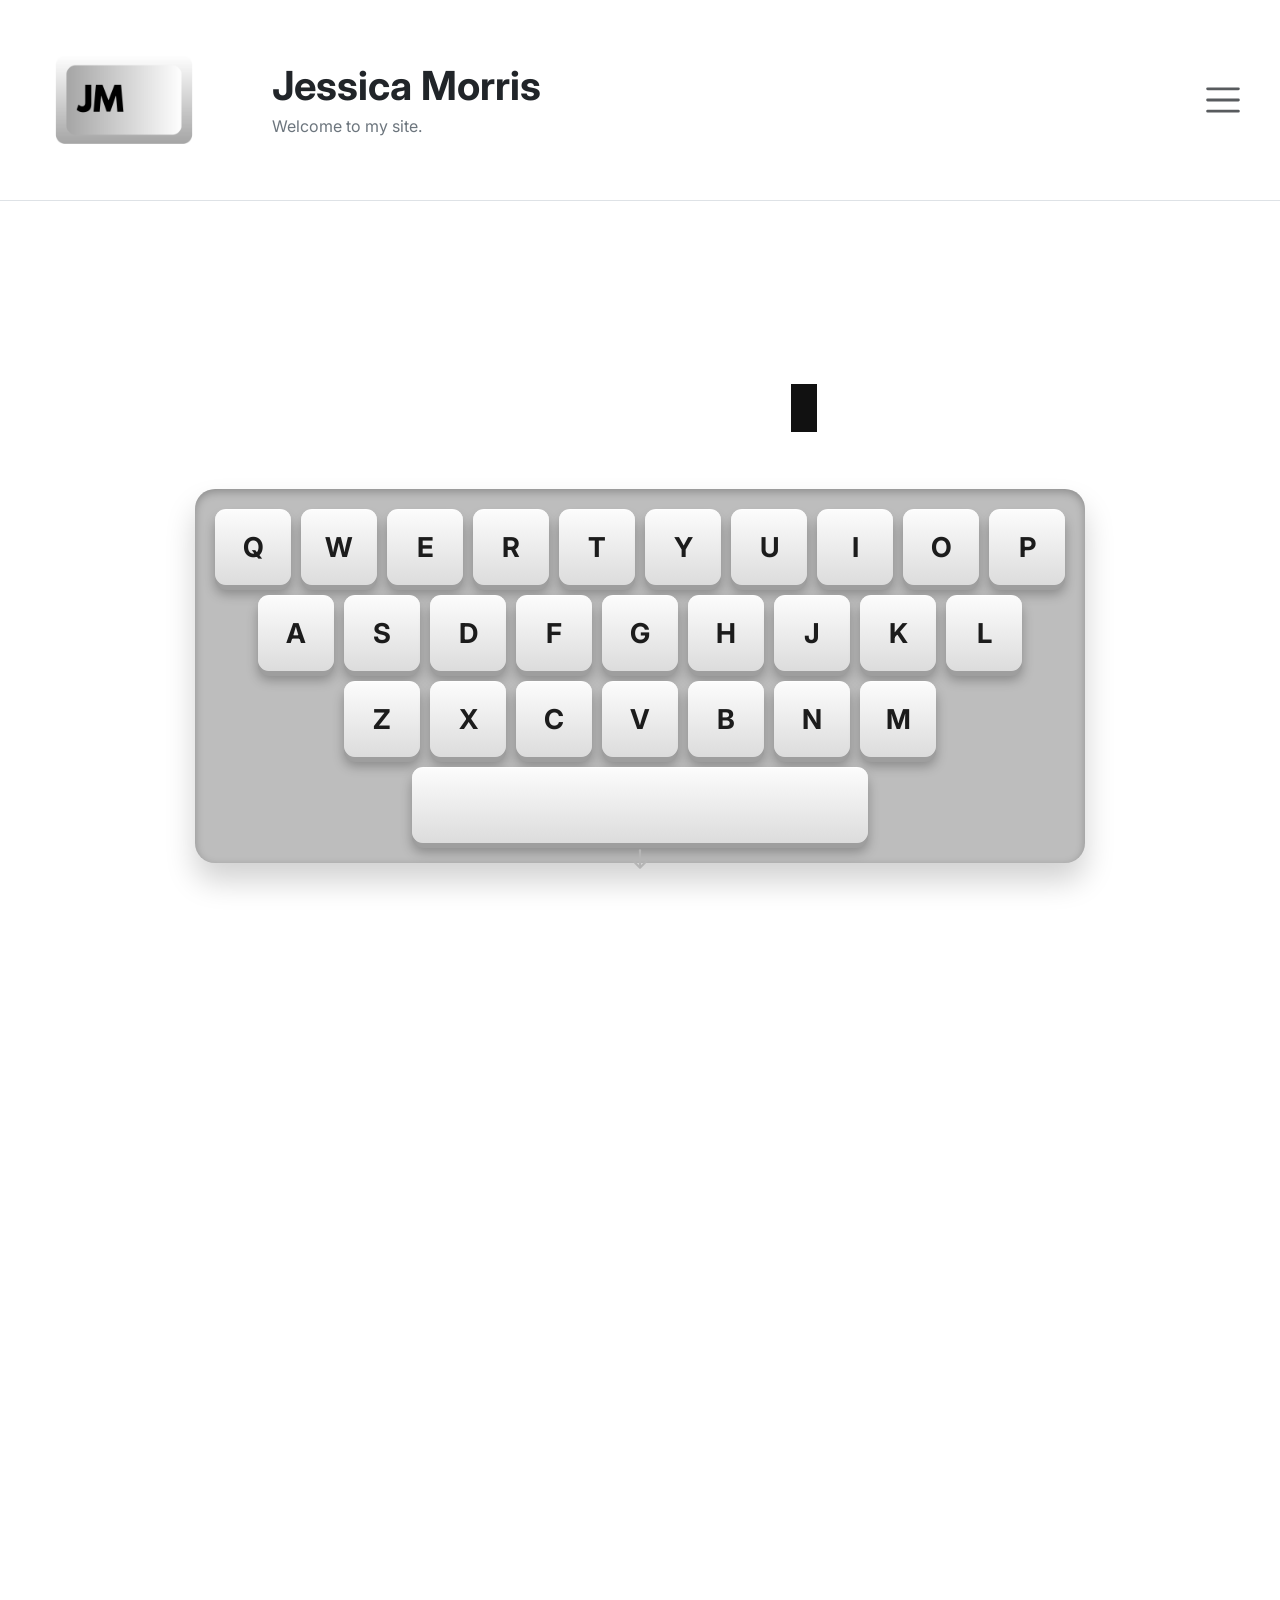
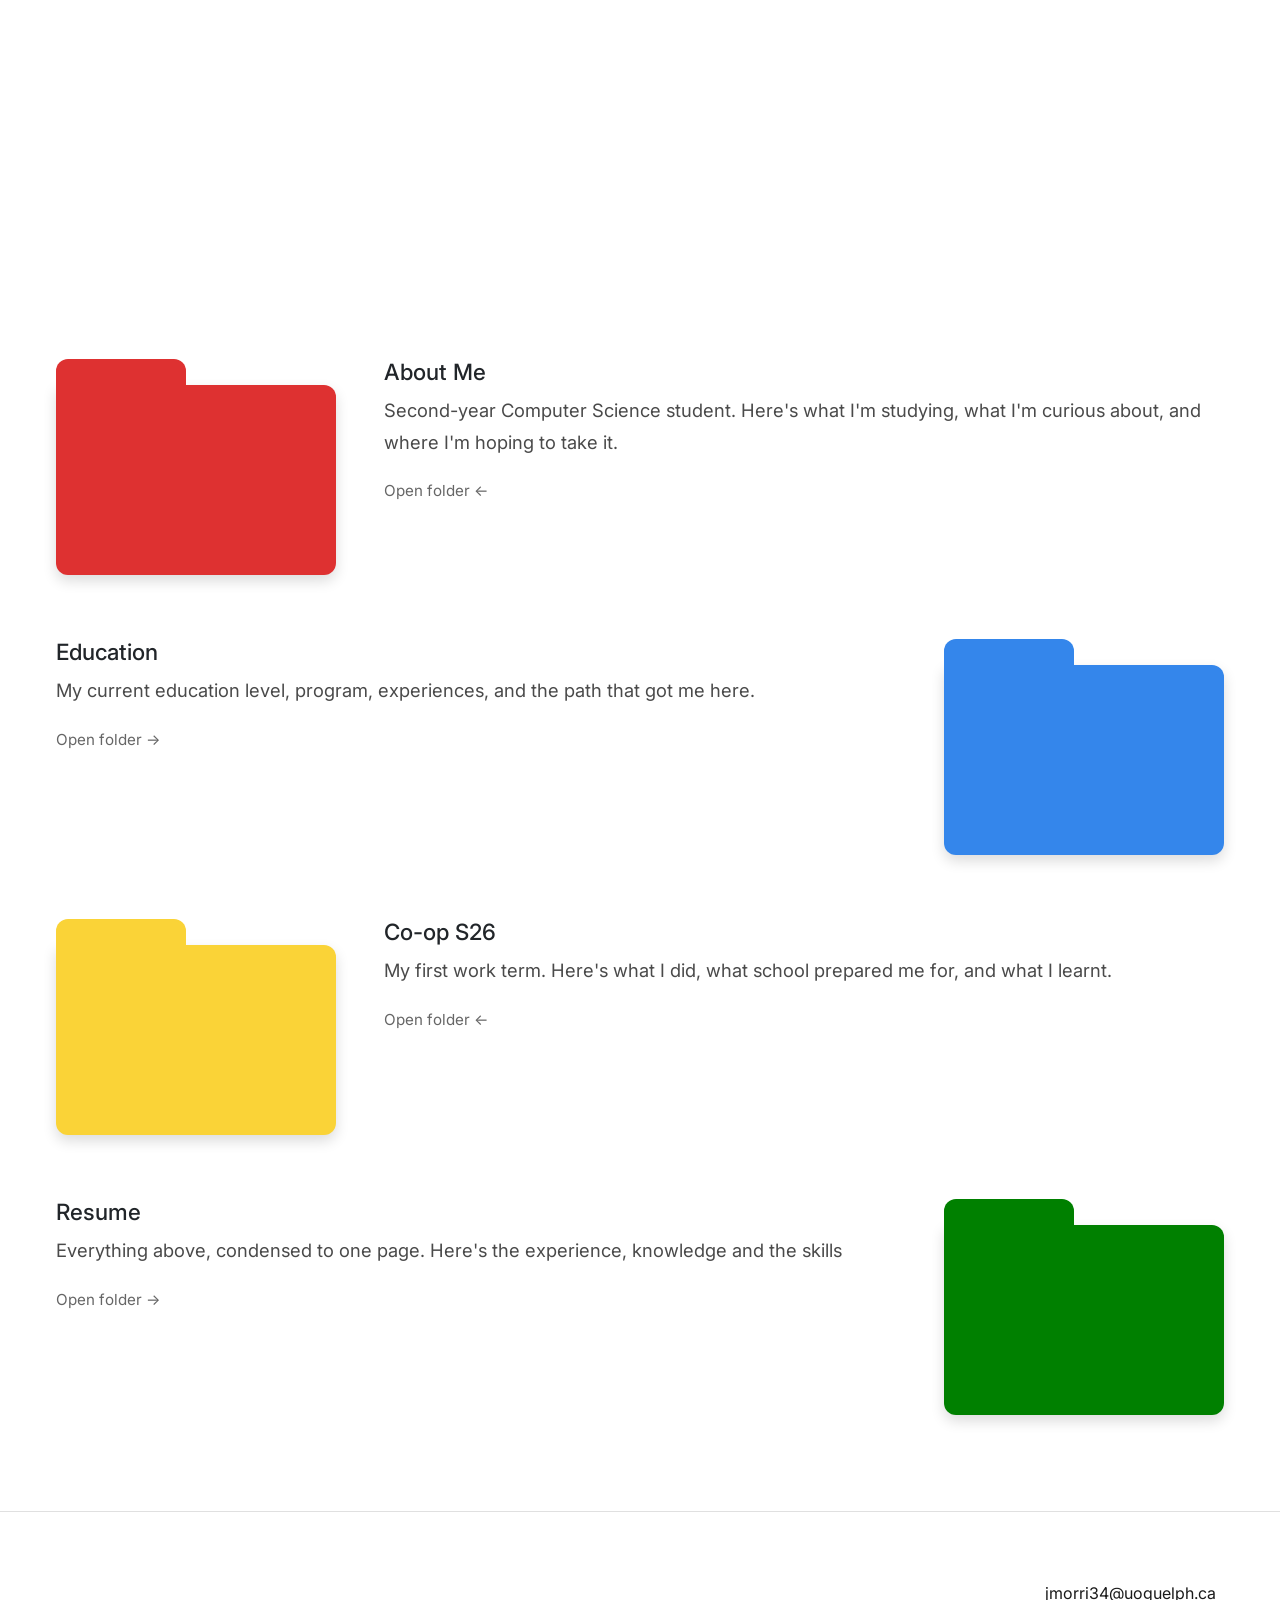
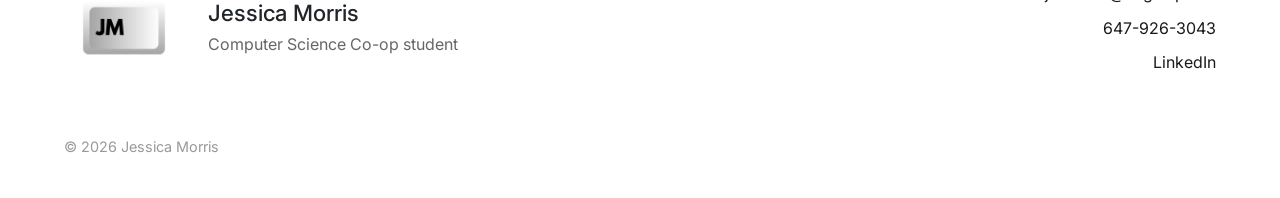
<file: index.html>
<!doctype html>
<html lang="en">
<head>
  <meta charset="utf-8">

  <!-- Tab Title -->
  <meta name="viewport" content="width=device-width, initial-scale=1">
  <title>Jessica Morris ~ Portfolio</title>

  <!-- Stylesheets -->
  <link href="https://cdn.jsdelivr.net/npm/bootstrap@5.3.8/dist/css/bootstrap.min.css" rel="stylesheet" integrity="sha384-sRIl4kxILFvY47J16cr9ZwB07vP4J8+LH7qKQnuqkuIAvNWLzeN8tE5YBujZqJLB" crossorigin="anonymous">
  <link rel="preconnect" href="https://fonts.googleapis.com">
  <link rel="preconnect" href="https://fonts.gstatic.com" crossorigin>
  <link href="https://fonts.googleapis.com/css2?family=Inter:wght@400;600;700&display=swap" rel="stylesheet">
  <link href="style.css" rel="stylesheet">

</head>
<body>

  <!-- Header -->
  <header class="border-bottom mb-5">
  <nav class="navbar py-0">
    <div class="container-fluid px-4">

      <div class="d-flex align-items-center gap-5">
        <img src="JM.png" alt="" width="200" height="200">
        <div>
          <h1 class="mb-1">Jessica Morris</h1>
          <p class="text-secondary mb-0">Welcome to my site.</p>
        </div>
      </div>

      <!-- Hamburger Button -->
      <button class="navbar-toggler border-0" type="button"
              data-bs-toggle="offcanvas" data-bs-target="#sideNav"
              aria-controls="sideNav" aria-label="Toggle navigation">
        <span class="navbar-toggler-icon"></span>
      </button>

    </div>
  </nav>
</header>

<!-- Side Bar Pop-Out -->
  <div class="offcanvas offcanvas-end" tabindex="-1" id="sideNav" aria-labelledby="sideNavLabel">
    <div class="offcanvas-header">
      <h2 class="offcanvas-title h5 mb-0" id="sideNavLabel">Menu</h2>
      <button type="button" class="btn-close" data-bs-dismiss="offcanvas" aria-label="Close"></button>
    </div>
    <div class="offcanvas-body">
      <div class="d-flex flex-column gap-3">
        <a href="about.html" class="btn btn-nav">About Me</a>
        <a href="education.html" class="btn btn-nav">Education</a>
        <a href="coop.html" class="btn btn-nav">Co-op S26</a>
        <a href="resume.html" class="btn btn-nav">Resume</a>
      </div>
    </div>
  </div>

  <!-- Bootstrap JS -->
  <script src="https://cdn.jsdelivr.net/npm/bootstrap@5.3.8/dist/js/bootstrap.bundle.min.js" integrity="sha384-FKyoEForCGlyvwx9Hj09JcYn3nv7wiPVlz7YYwJrWVcXK/BmnVDxM+D2scQbITxI" crossorigin="anonymous"></script>

<main class="container-fluid px-4">

  <!-- Keyboard Hero -->
  <section class="hero">
  <div class="hero-inner">
    <div class="screen"><span class="ch" style="animation-range: 60px 105px">h</span><span class="ch" style="animation-range: 115px 160px">e</span><span class="ch" style="animation-range: 170px 215px">l</span><span class="ch" style="animation-range: 225px 270px">l</span><span class="ch" style="animation-range: 280px 325px">o</span><span class="ch" style="animation-range: 335px 380px"> </span><span class="ch" style="animation-range: 390px 435px">w</span><span class="ch" style="animation-range: 445px 490px">o</span><span class="ch" style="animation-range: 500px 545px">r</span><span class="ch" style="animation-range: 555px 600px">l</span><span class="ch" style="animation-range: 610px 655px">d</span><span class="caret"></span></div>

    <div class="keyboard" aria-hidden="true">
      <div class="krow">
        <div class="key">Q</div>
        <div class="key">W</div>
        <div class="key typed" style="animation-name: keypress; animation-range: 115px 160px">E</div>
        <div class="key typed" style="animation-name: keypress; animation-range: 500px 545px">R</div>
        <div class="key">T</div>
        <div class="key">Y</div>
        <div class="key">U</div>
        <div class="key">I</div>
        <div class="key typed" style="animation-name: keypress, keypress; animation-range: 280px 325px, 445px 490px">O</div>
        <div class="key">P</div>
      </div>
      <div class="krow">
        <div class="key">A</div>
        <div class="key">S</div>
        <div class="key typed" style="animation-name: keypress; animation-range: 610px 655px">D</div>
        <div class="key">F</div>
        <div class="key">G</div>
        <div class="key typed" style="animation-name: keypress; animation-range: 60px 105px">H</div>
        <div class="key">J</div>
        <div class="key">K</div>
        <div class="key typed" style="animation-name: keypress, keypress, keypress; animation-range: 170px 215px, 225px 270px, 555px 600px">L</div>
      </div>
      <div class="krow">
        <div class="key">Z</div>
        <div class="key">X</div>
        <div class="key">C</div>
        <div class="key">V</div>
        <div class="key">B</div>
        <div class="key">N</div>
        <div class="key">M</div>
      </div>
      <div class="krow">
        <div class="key space typed" style="animation-name: keypress; animation-range: 335px 380px"></div>
      </div>
    </div>
</div>

  <!-- Scroll Hint -->
  <div class="scroll-cue" aria-hidden="true">
    <svg viewBox="0 0 24 24" fill="none" stroke="currentColor" stroke-width="2"
         stroke-linecap="round" stroke-linejoin="round">
      <path d="M12 4 v14"></path>
      <path d="M5 13 l7 7 7-7"></path>
    </svg>
  </div>

</section>

<!-- Cards -->
<section class="folders">

  <div class="folder-row">
    <a href="about.html" class="folder" style="--folder: #de3131">
    </a>
    <div class="folder-desc">
        <h2>About Me</h2>
        <p>Second-year Computer Science student. Here's what I'm studying, what I'm curious about, and where I'm hoping to take it.</p>
        <span class="folder-link">Open folder ←</span>
    </div>
  </div>

  <div class="folder-row">
    <a href="education.html" class="folder" style="--folder: #3486eb">
    </a>
    <div class="folder-desc">
      <h2>Education</h2>
      <p>My current education level, program, experiences, and the path that got me here.</p>
      <span class="folder-link">Open folder →</span>
    </div>
  </div>

  <div class="folder-row">
    <a href="coop.html" class="folder" style="--folder: #fad337">
    </a>
    <div class="folder-desc">
      <h2>Co-op S26</h2>
      <p>My first work term. Here's what I did, what school prepared me for, and what I learnt.</p>
      <span class="folder-link">Open folder ←</span>
    </div>
  </div>

  <div class="folder-row">
    <a href="resume.html" class="folder" style="--folder: green">
    </a>
    <div class="folder-desc">
      <h2>Resume</h2>
      <p>Everything above, condensed to one page. Here's the experience, knowledge and the skills</p>
      <span class="folder-link">Open folder →</span>
    </div>
  </div>

</section>
</main>

<!--FOOTER-->

<footer class="site-footer">
  <div class="footer-inner">

    <div class="footer-brand">
      <img src="JM.png" alt="" width="120" height="120">
      <div>
        <h2>Jessica Morris</h2>
        <p>Computer Science Co-op student</p>
      </div>
    </div>

    <nav class="footer-links" aria-label="Contact">
      <a href="mailto:jmorri34@uoguelph.ca">jmorri34@uoguelph.ca</a>
      <a href="tel:+16479263043">647-926-3043</a>
      <a href="www.linkedin.com/in/jessica-morris-78a39537b" target="_blank" rel="noopener">LinkedIn</a>
    </nav>

  </div>

  <p class="footer-fine">© 2026 Jessica Morris</p>
</footer>

</body>
</html>
</file>
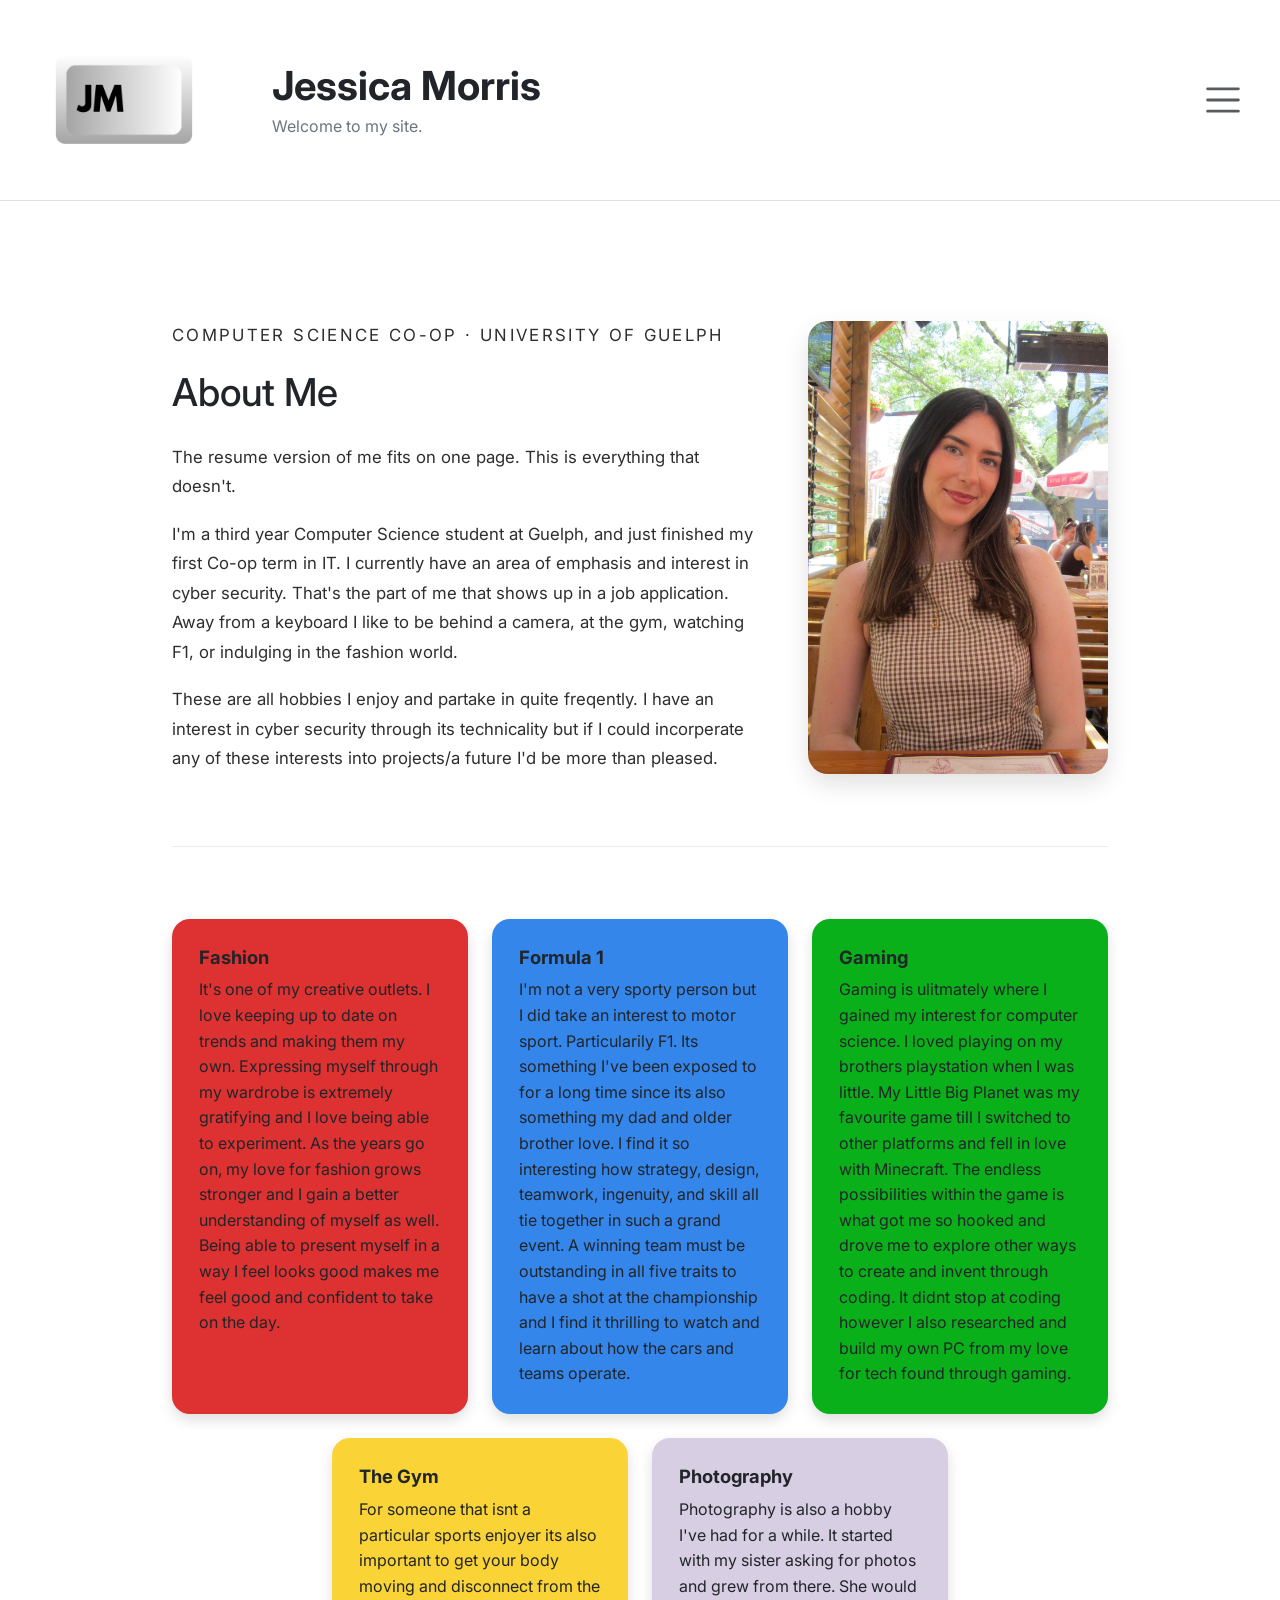
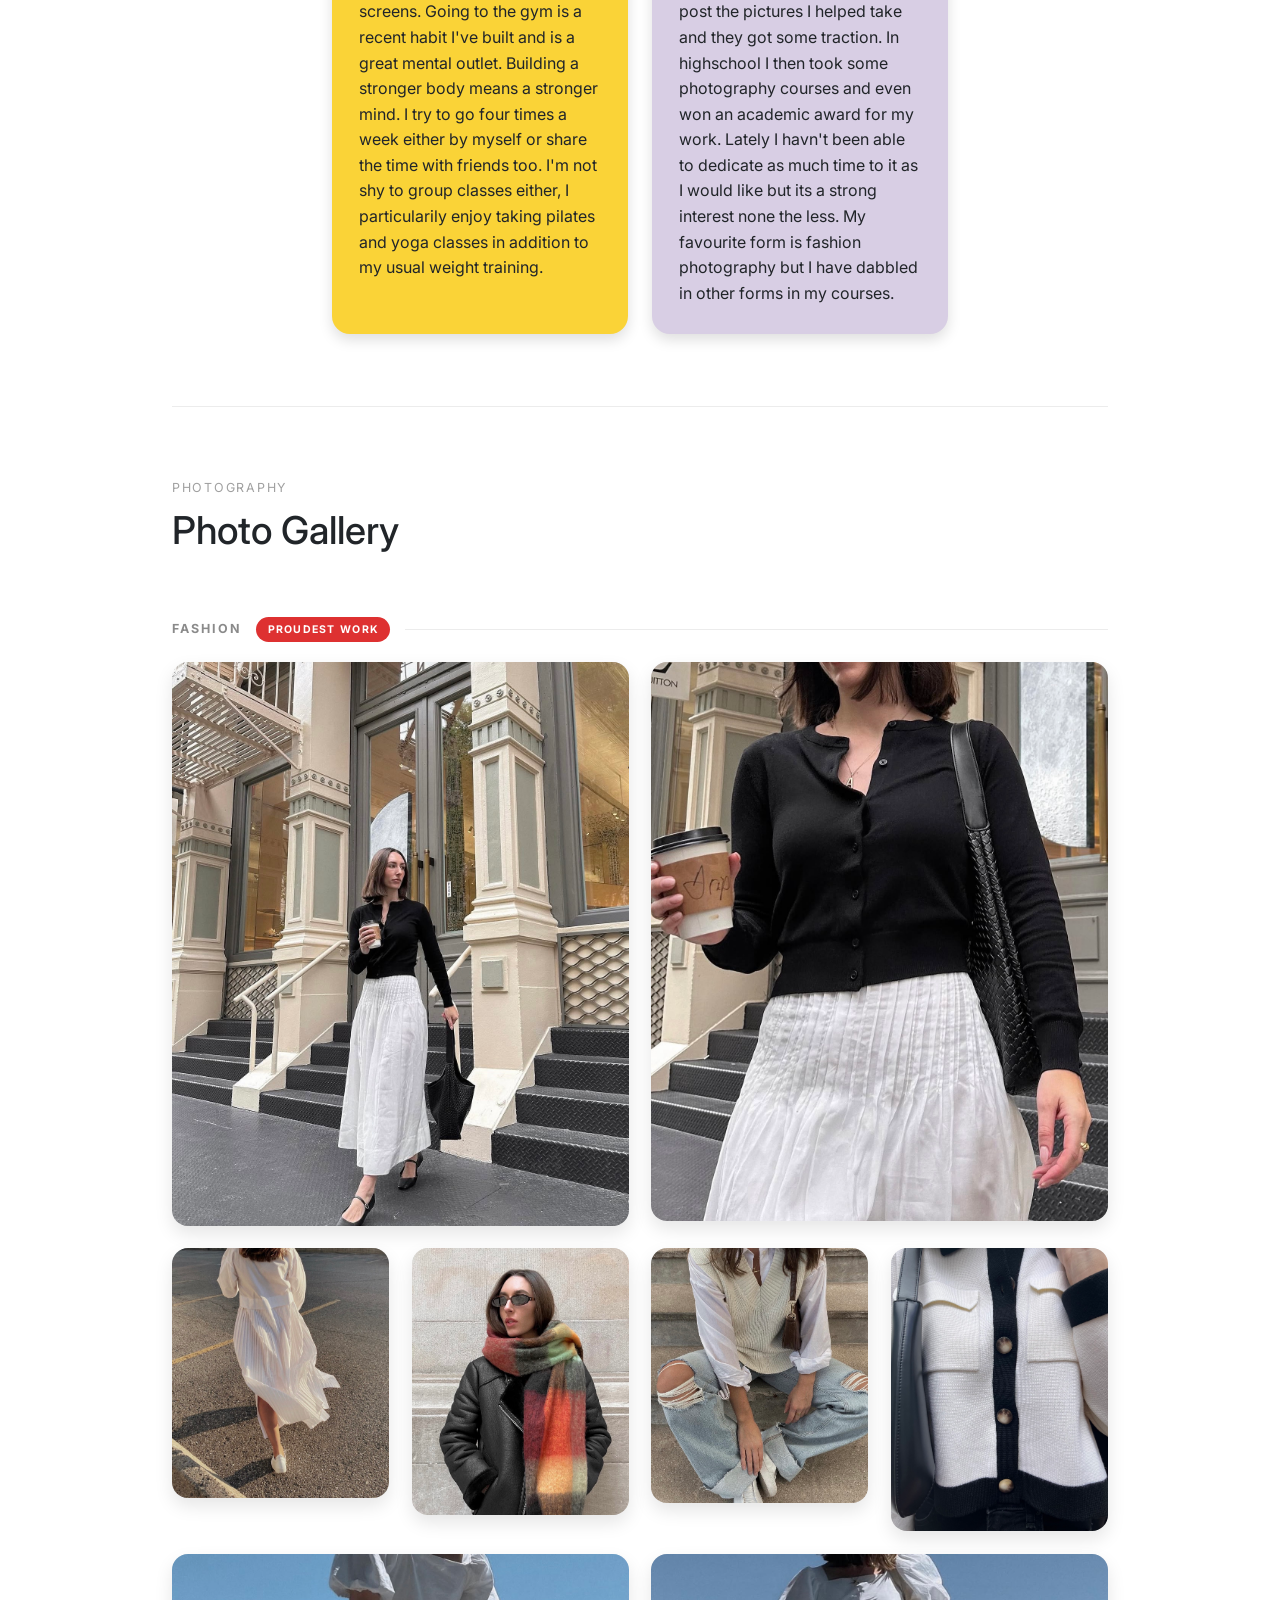
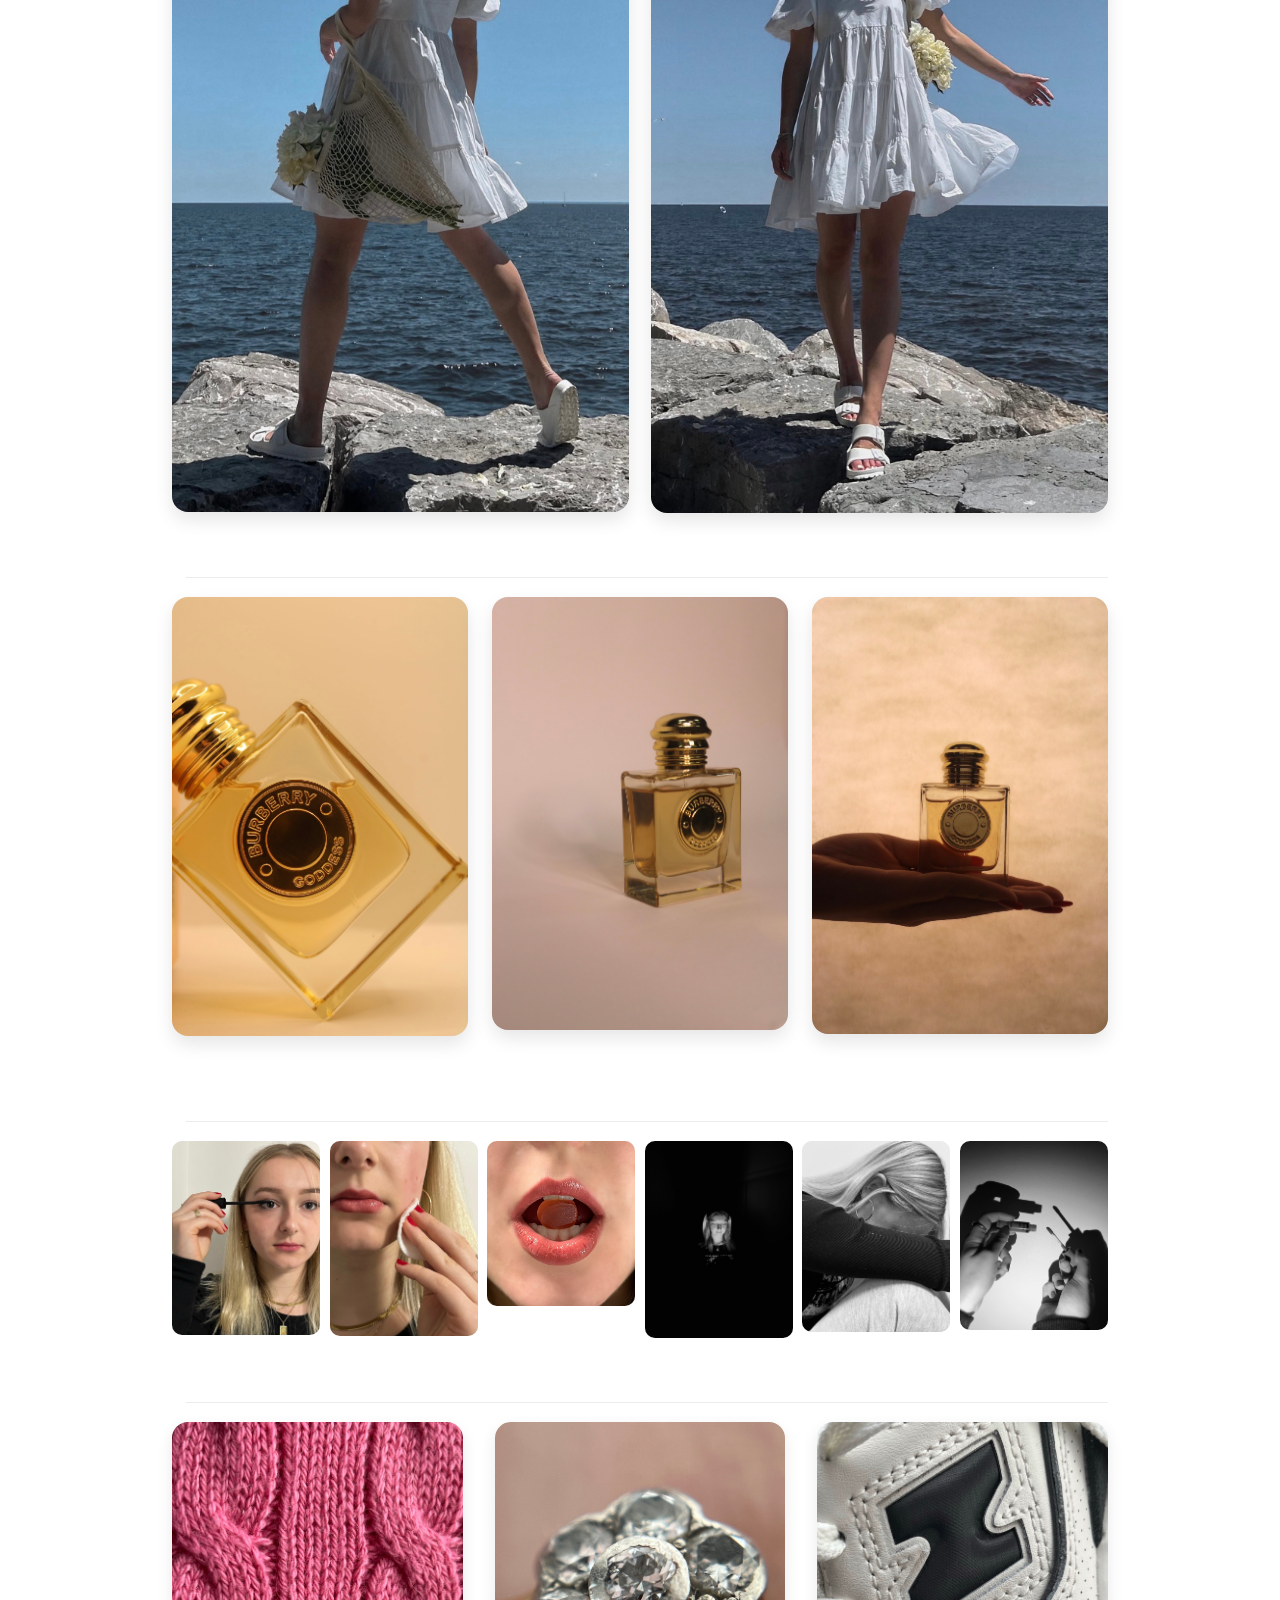
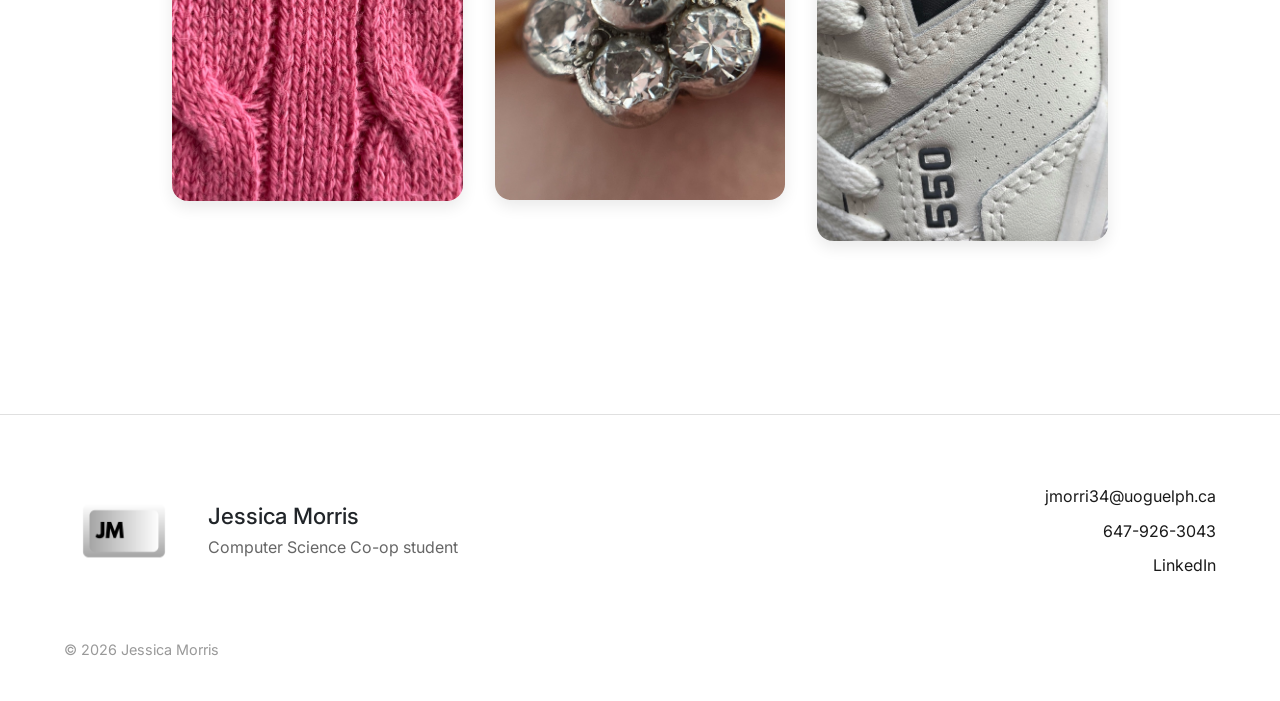
<file: about.html>
<!doctype html>
<html lang="en">
<head>
  <meta charset="utf-8">

  <!-- Tab Title -->
  <meta name="viewport" content="width=device-width, initial-scale=1">
  <title>Jessica Morris ~ Portfolio</title>

  <!-- Stylesheets -->
  <link href="https://cdn.jsdelivr.net/npm/bootstrap@5.3.8/dist/css/bootstrap.min.css" rel="stylesheet" integrity="sha384-sRIl4kxILFvY47J16cr9ZwB07vP4J8+LH7qKQnuqkuIAvNWLzeN8tE5YBujZqJLB" crossorigin="anonymous">
  <link rel="preconnect" href="https://fonts.googleapis.com">
  <link rel="preconnect" href="https://fonts.gstatic.com" crossorigin>
  <link href="https://fonts.googleapis.com/css2?family=Inter:wght@400;600;700&display=swap" rel="stylesheet">
  <link href="style.css" rel="stylesheet">

</head>

<body>

  <!-- Header -->
  <header class="border-bottom mb-5">
  <nav class="navbar py-0">
    <div class="container-fluid px-4">

      <div class="d-flex align-items-center gap-5">
        <a href="index.html">
            <img src="JM.png" alt="" width="200" height="200">
        </a>
        <div>
          <h1 class="mb-1">Jessica Morris</h1>
          <p class="text-secondary mb-0">Welcome to my site.</p>
        </div>
      </div>

      <!-- Hamburger Button -->
      <button class="navbar-toggler border-0" type="button"
              data-bs-toggle="offcanvas" data-bs-target="#sideNav"
              aria-controls="sideNav" aria-label="Toggle navigation">
        <span class="navbar-toggler-icon"></span>
      </button>

    </div>
  </nav>
</header>

<!-- Side Bar Pop-Out -->
  <div class="offcanvas offcanvas-end" tabindex="-1" id="sideNav" aria-labelledby="sideNavLabel">
    <div class="offcanvas-header">
      <h2 class="offcanvas-title h5 mb-0" id="sideNavLabel">Menu</h2>
      <button type="button" class="btn-close" data-bs-dismiss="offcanvas" aria-label="Close"></button>
    </div>
    <div class="offcanvas-body">
      <div class="d-flex flex-column gap-3">
        <a href="about.html" class="btn btn-nav">About Me</a>
        <a href="education.html" class="btn btn-nav">Education</a>
        <a href="coop.html" class="btn btn-nav">Co-op S26</a>
        <a href="resume.html" class="btn btn-nav">Resume</a>
      </div>
    </div>
  </div>

  <!-- Bootstrap JS -->
  <script src="https://cdn.jsdelivr.net/npm/bootstrap@5.3.8/dist/js/bootstrap.bundle.min.js" integrity="sha384-FKyoEForCGlyvwx9Hj09JcYn3nv7wiPVlz7YYwJrWVcXK/BmnVDxM+D2scQbITxI" crossorigin="anonymous"></script>

<main class="about">

  <!-- Intro -->
  <section>
    <div class="about-intro">

      <div class="prose">
        <p class="kicker">Computer Science Co-op &middot; University of Guelph</p>
        <h2>About Me</h2>
        <p class="lead">
          The resume version of me fits on one page. This is everything that doesn't.
        </p>
        <p>
          I'm a third year Computer Science student at Guelph, and just finished my first Co-op term in IT. I currently 
          have an area of emphasis and interest in cyber security. That's the part of me that shows up in a 
          job application. Away from a keyboard I like to be behind a camera, at the gym, watching F1, or 
          indulging in the fashion world.
        </p>
        <p>
          These are all hobbies I enjoy and partake in quite freqently. I have an interest in cyber security
          through its technicality but if I could incorperate any of these interests into projects/a future 
          I'd be more than pleased.
        </p>
      </div>

      <div class="about-portrait">
        <img src="IMG_3043.jpg" alt="Jessica Morris">
      </div>

    </div>
  </section>

  <!-- Interests -->
  <section>

    <div class="tiles">

      <div class="tile" style="--tile:#de3131">
        <h3>Fashion</h3>
        <p>It's one of my creative outlets. I love keeping up to date on trends and making them my own. 
          Expressing myself through my wardrobe is extremely gratifying and I love being able to experiment. 
          As the years go on, my love for fashion grows stronger and I gain a better understanding of myself
          as well. Being able to present myself in a way I feel looks good makes me feel good and confident to take on the day.
        </p>
      </div>

      <div class="tile" style="--tile:#3486eb">
        <h3>Formula 1</h3>
        <p>I'm not a very sporty person but I did take an interest to motor sport. Particularily F1. Its something I've been exposed to for a 
          long time since its also something my dad and older brother love. I find it so interesting how strategy, design, teamwork, ingenuity,
          and skill all tie together in such a grand event. A winning team must be outstanding in all five traits to have a shot at the championship and
          I find it thrilling to watch and learn about how the cars and teams operate.
        </p>
      </div>

      <div class="tile" style="--tile:#09b01a">
        <h3>Gaming</h3>
        <p>Gaming is ulitmately where I gained my interest for computer science. I loved playing on
          my brothers playstation when I was little. My Little Big Planet was my favourite game till I switched
          to other platforms and fell in love with Minecraft. The endless possibilities within the game is what got
          me so hooked and drove me to explore other ways to create and invent through coding. It didnt stop at
          coding however I also researched and build my own PC from my love for tech found through gaming.
        </p>
      </div>

      <div class="tile" style="--tile:#fad337">
        <h3>The Gym</h3>
        <p>For someone that isnt a particular sports enjoyer its also important to get your body moving and disconnect from the screens.
          Going to the gym is a recent habit I've built and is a great mental outlet. Building a stronger body means a stronger mind.
          I try to go four times a week either by myself or share the time with friends too. I'm not shy to group classes either, I particularily
          enjoy taking pilates and yoga classes in addition to my usual weight training.
        </p>
      </div>

      <div class="tile" style="--tile:#d8cee4">
        <h3>Photography</h3>
        <p>Photography is also a hobby I've had for a while. It started with my sister asking for photos 
          and grew from there. She would post the pictures I helped take and they got some traction. In highschool
        I then took some photography courses and even won an academic award for my work. Lately I havn't been able to 
      dedicate as much time to it as I would like but its a strong interest none the less. My favourite form is fashion
    photography but I have dabbled in other forms in my courses.</p>
      </div>

    </div>
  </section>

  <!-- Photography gallery -->
  <section>
    <p class="kicker">Photography</p>
    <h2>Photo Gallery</h2>

    <div class="prose mb-5">
    </div>

    <div class="gallery-group">
      <div class="group-label">
        <span class="name">Fashion</span>
        <span class="flag">Proudest work</span>
      </div>

      <div class="photogrid pg-fashion">
      <div class="ph">
        <img src="image0.jpeg" alt="">
      </div>
      <div class="ph">
        <img src="image1.jpeg" alt="">
      </div>
      <div class="ph">
        <img src="image2.jpeg" alt="">
      </div>
      <div class="ph">
        <img src="image4.jpeg" alt="">
      </div>
      <div class="ph">
        <img src="image3.jpeg" alt="">
      </div>
      <div class="ph">
        <img src="image11.jpeg" alt="">
      </div>
      <div class="ph">
        <img src="image5.jpeg" alt="">
      </div>
      <div class="ph">
        <img src="image6.jpeg" alt="">
      </div>
      </div>
    </div>

    <div class="gallery-group">
      <div class="group-label">
        <span class="name"></span>
      </div>

      <div class="photogrid pg-strip">

      <figure>
        <div class="ph">
          <img src="image12.jpeg" alt="">
        </div>
      </figure>

      <figure>
        <div class="ph">
          <img src="image14.jpeg" alt="">
        </div>
      </figure>

      <figure>
        <div class="ph">
          <img src="image15.jpeg" alt="">
        </div>
      </figure>

      </div>
    </div>

    <div class="gallery-group">
      <div class="group-label">
        <span class="name"></span>
      </div>

      <div class="photogrid pg-tight">
      <div class="ph"> 
        <img src="image22.jpeg" alt="">
      </div>
      <div class="ph"><img src="image23.jpeg" alt=""></div>
      <div class="ph"><img src="IMG_9902.JPG" alt=""></div>
      <div class="ph"><img src="image24.jpeg" alt=""></div>
      <div class="ph"><img src="image25.jpeg" alt=""></div>
      <div class="ph"><img src="image26.jpeg" alt=""></div>
      </div>
    </div>

    <div class="gallery-group">
      <div class="group-label">
        <span class="name"></span>
      </div>

      <div class="photogrid pg-clean">
        <div class="ph">
          <img src="image17.jpeg" alt="">
        </div>
        <div class="ph">
          <img src="image19.jpeg" alt="">
        </div>
        <div class="ph">
          <img src="image21.jpeg" alt="">
        </div>
      </div>
    </div>
  </section>

</main>

<!--FOOTER-->

<footer class="site-footer">
  <div class="footer-inner">

    <div class="footer-brand">
      <img src="JM.png" alt="" width="120" height="120">
      <div>
        <h2>Jessica Morris</h2>
        <p>Computer Science Co-op student</p>
      </div>
    </div>

    <nav class="footer-links" aria-label="Contact">
      <a href="mailto:jmorri34@uoguelph.ca">jmorri34@uoguelph.ca</a>
      <a href="tel:+16479263043">647-926-3043</a>
      <a href="www.linkedin.com/in/jessica-morris-78a39537b" target="_blank" rel="noopener">LinkedIn</a>
    </nav>

  </div>

  <p class="footer-fine">&copy; 2026 Jessica Morris</p>
</footer>

</body>
</html>
</file>
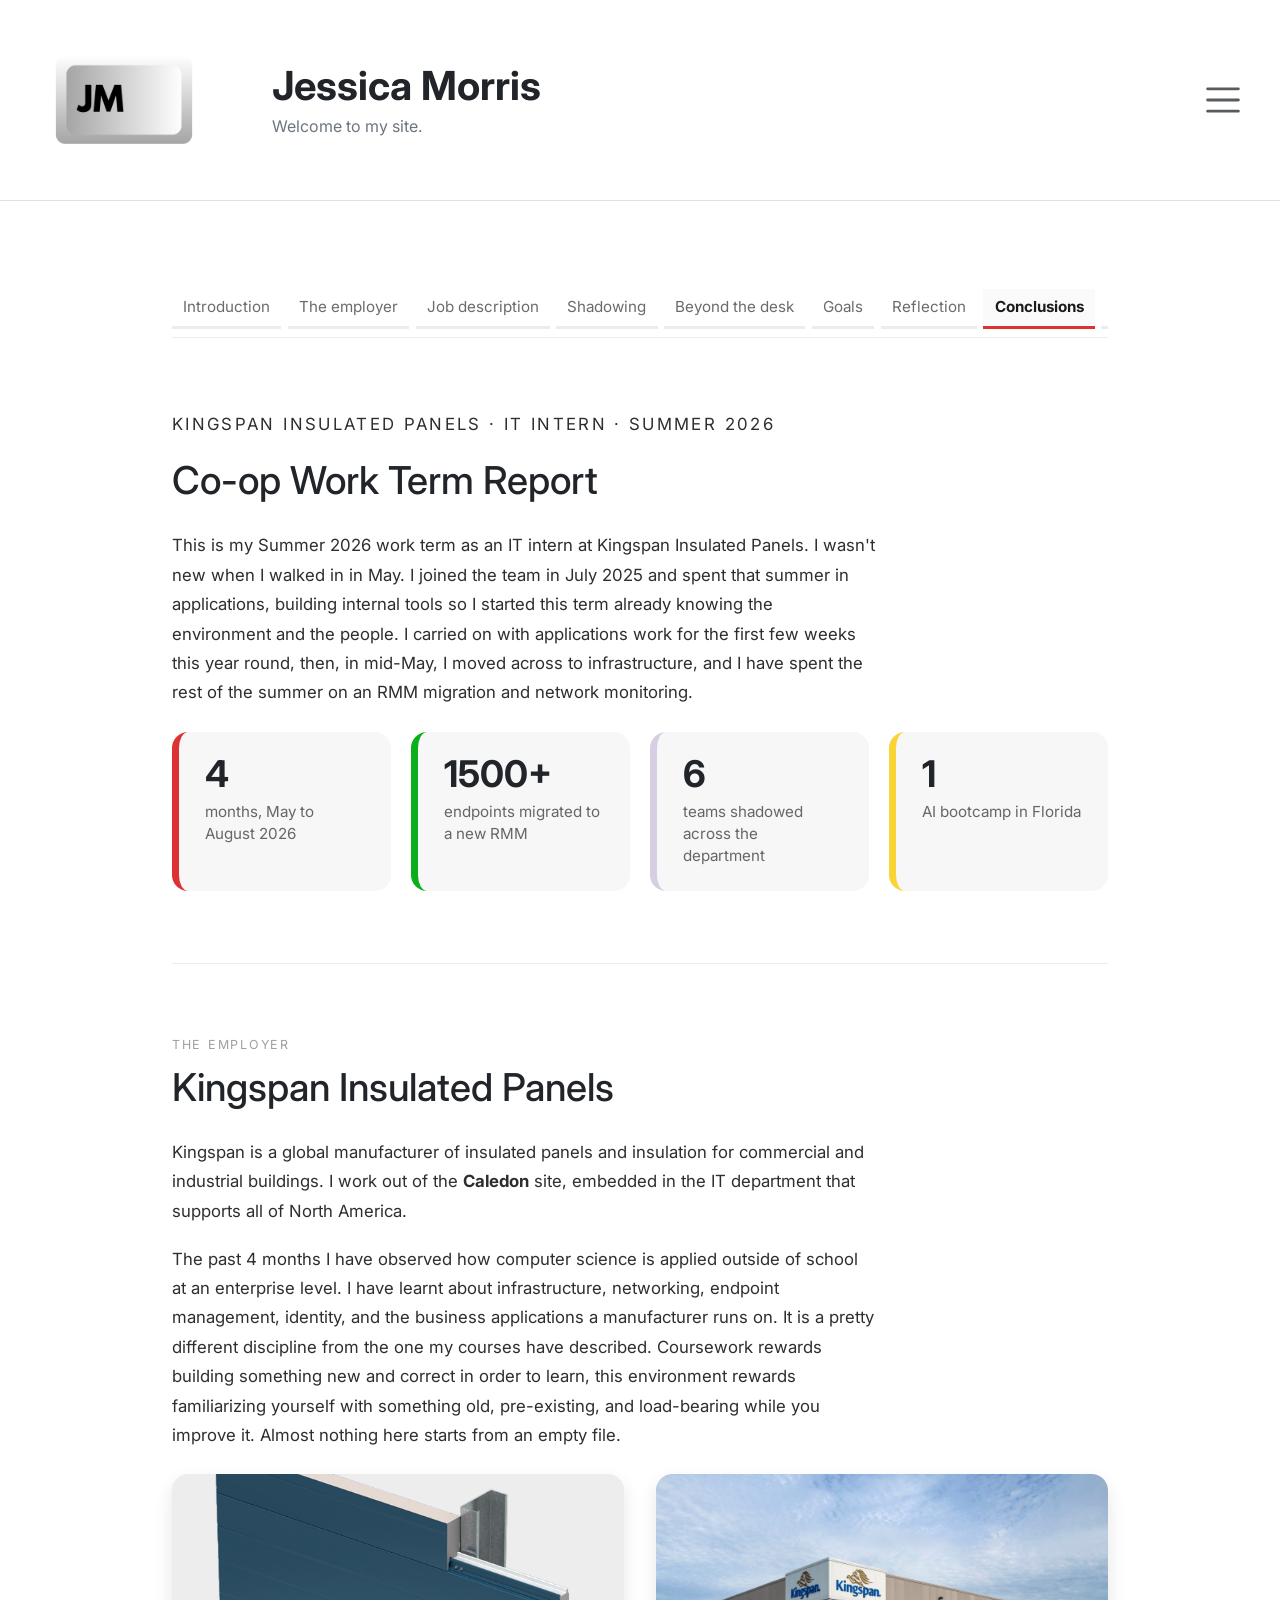
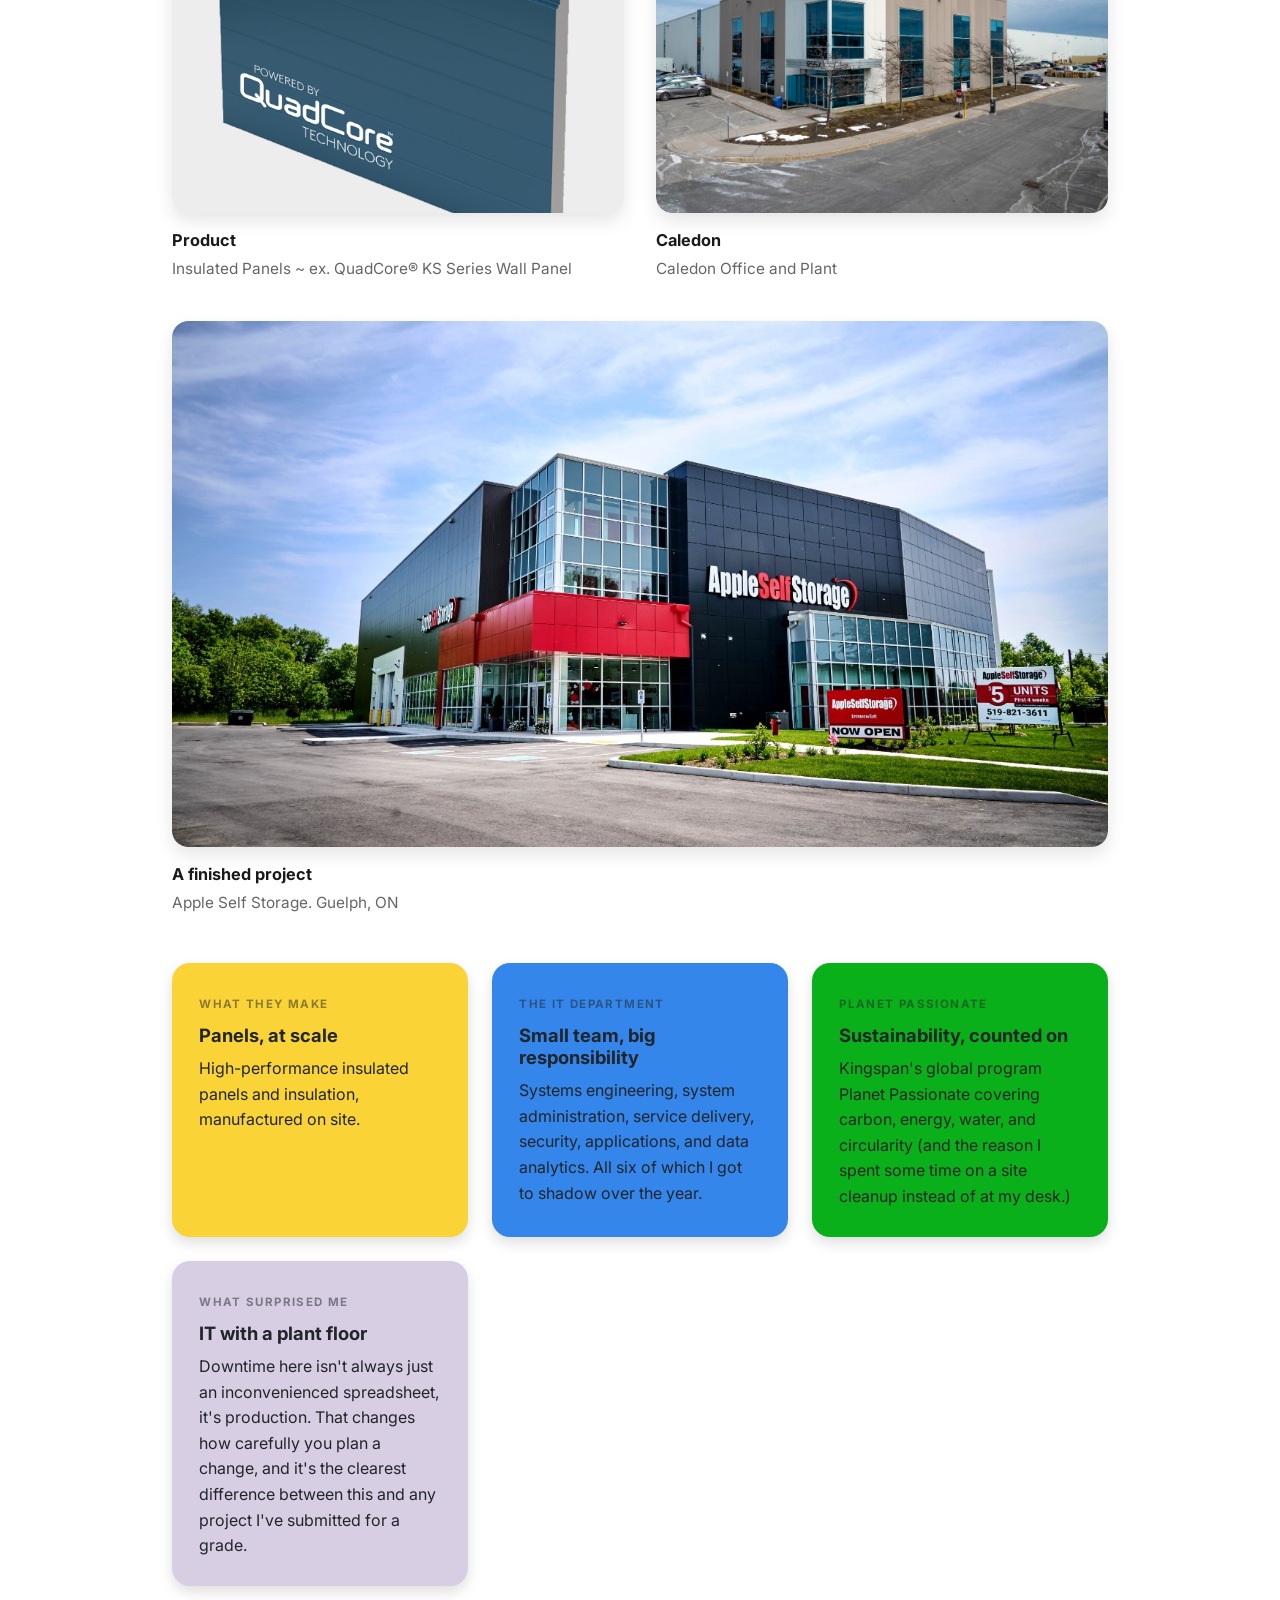
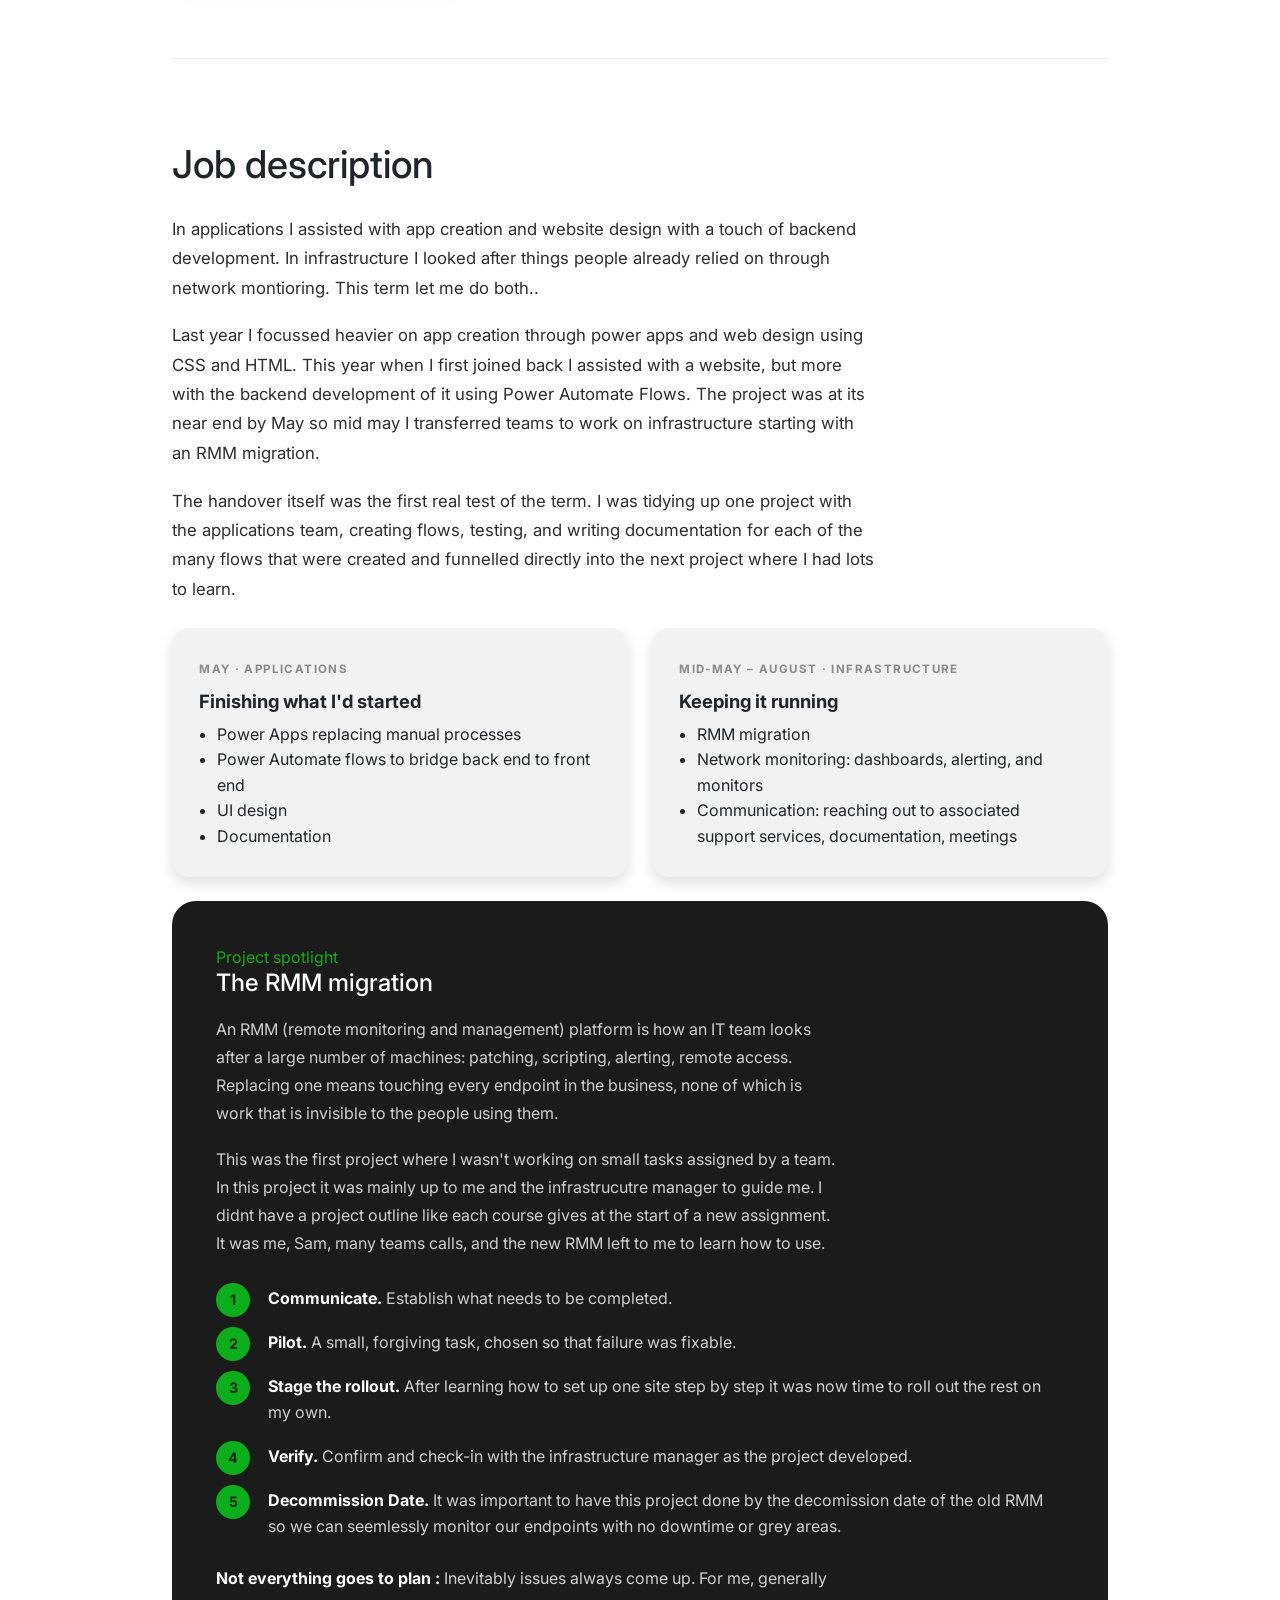
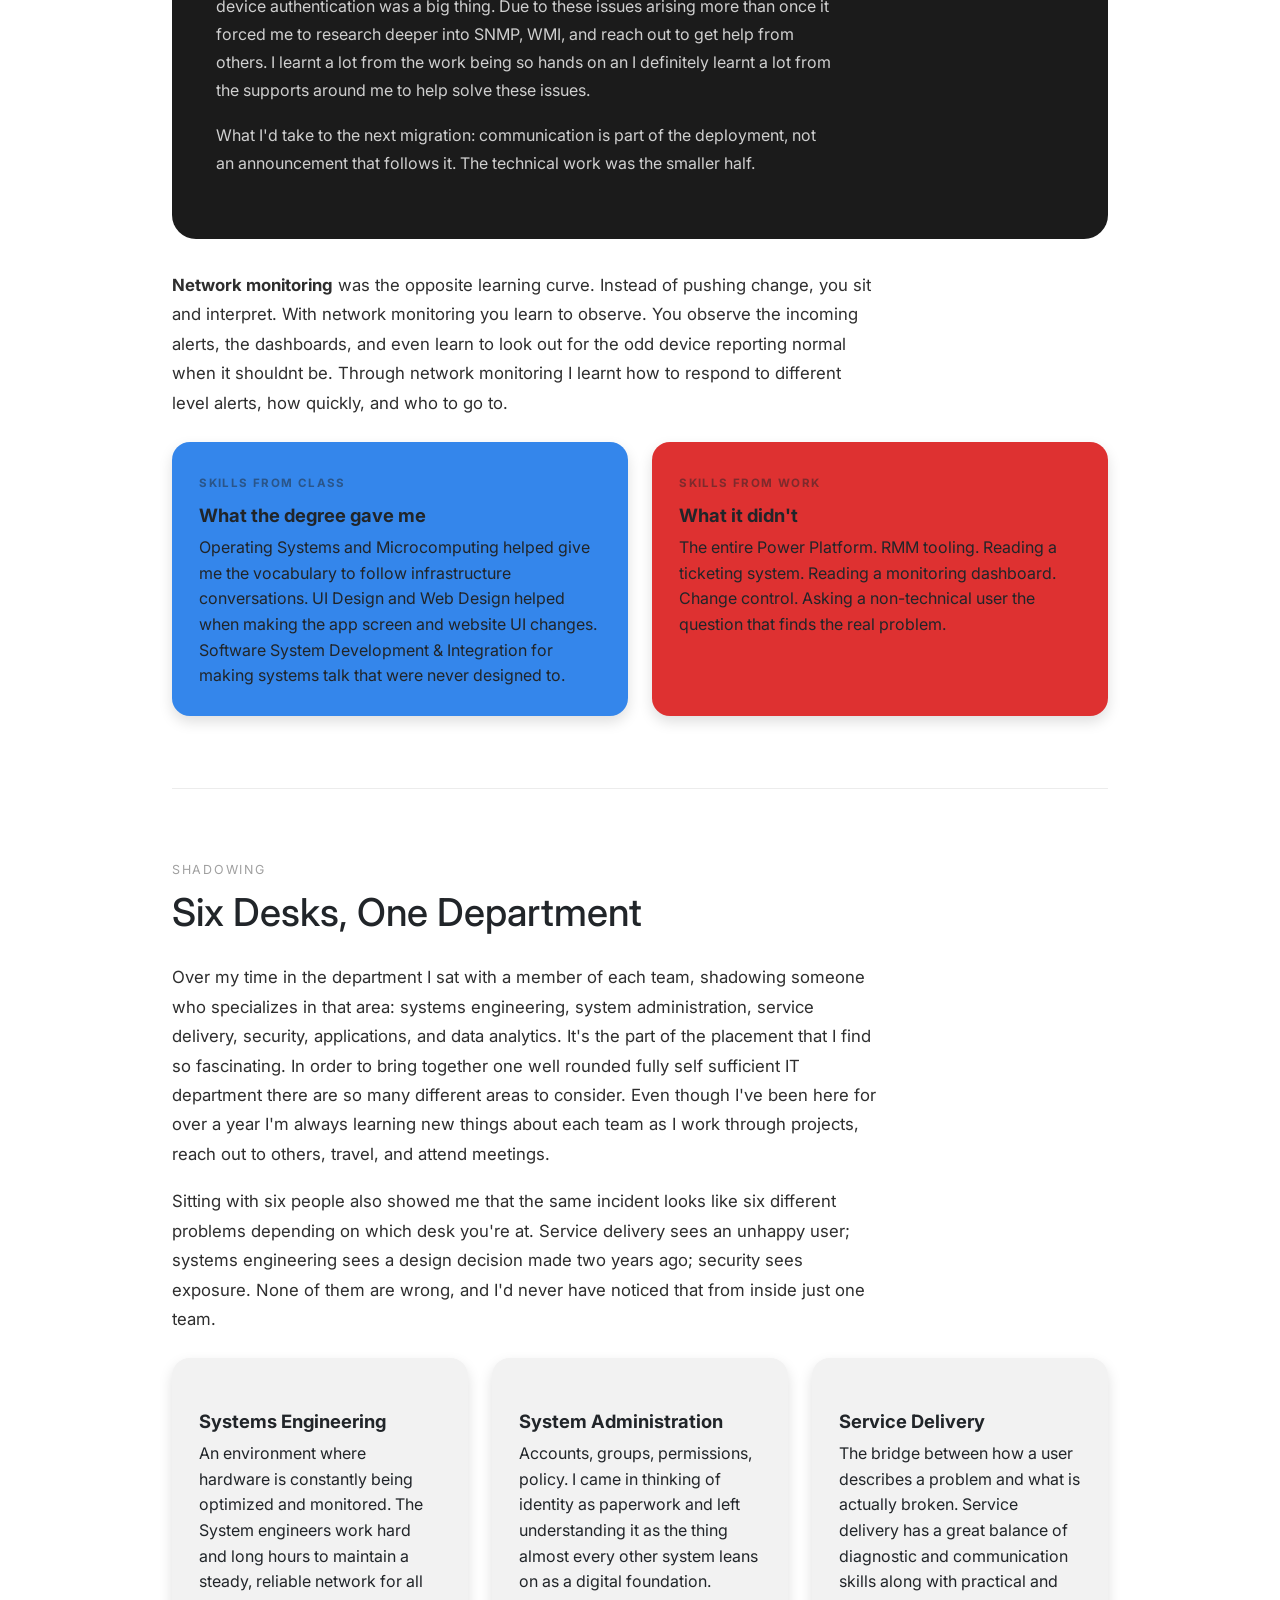
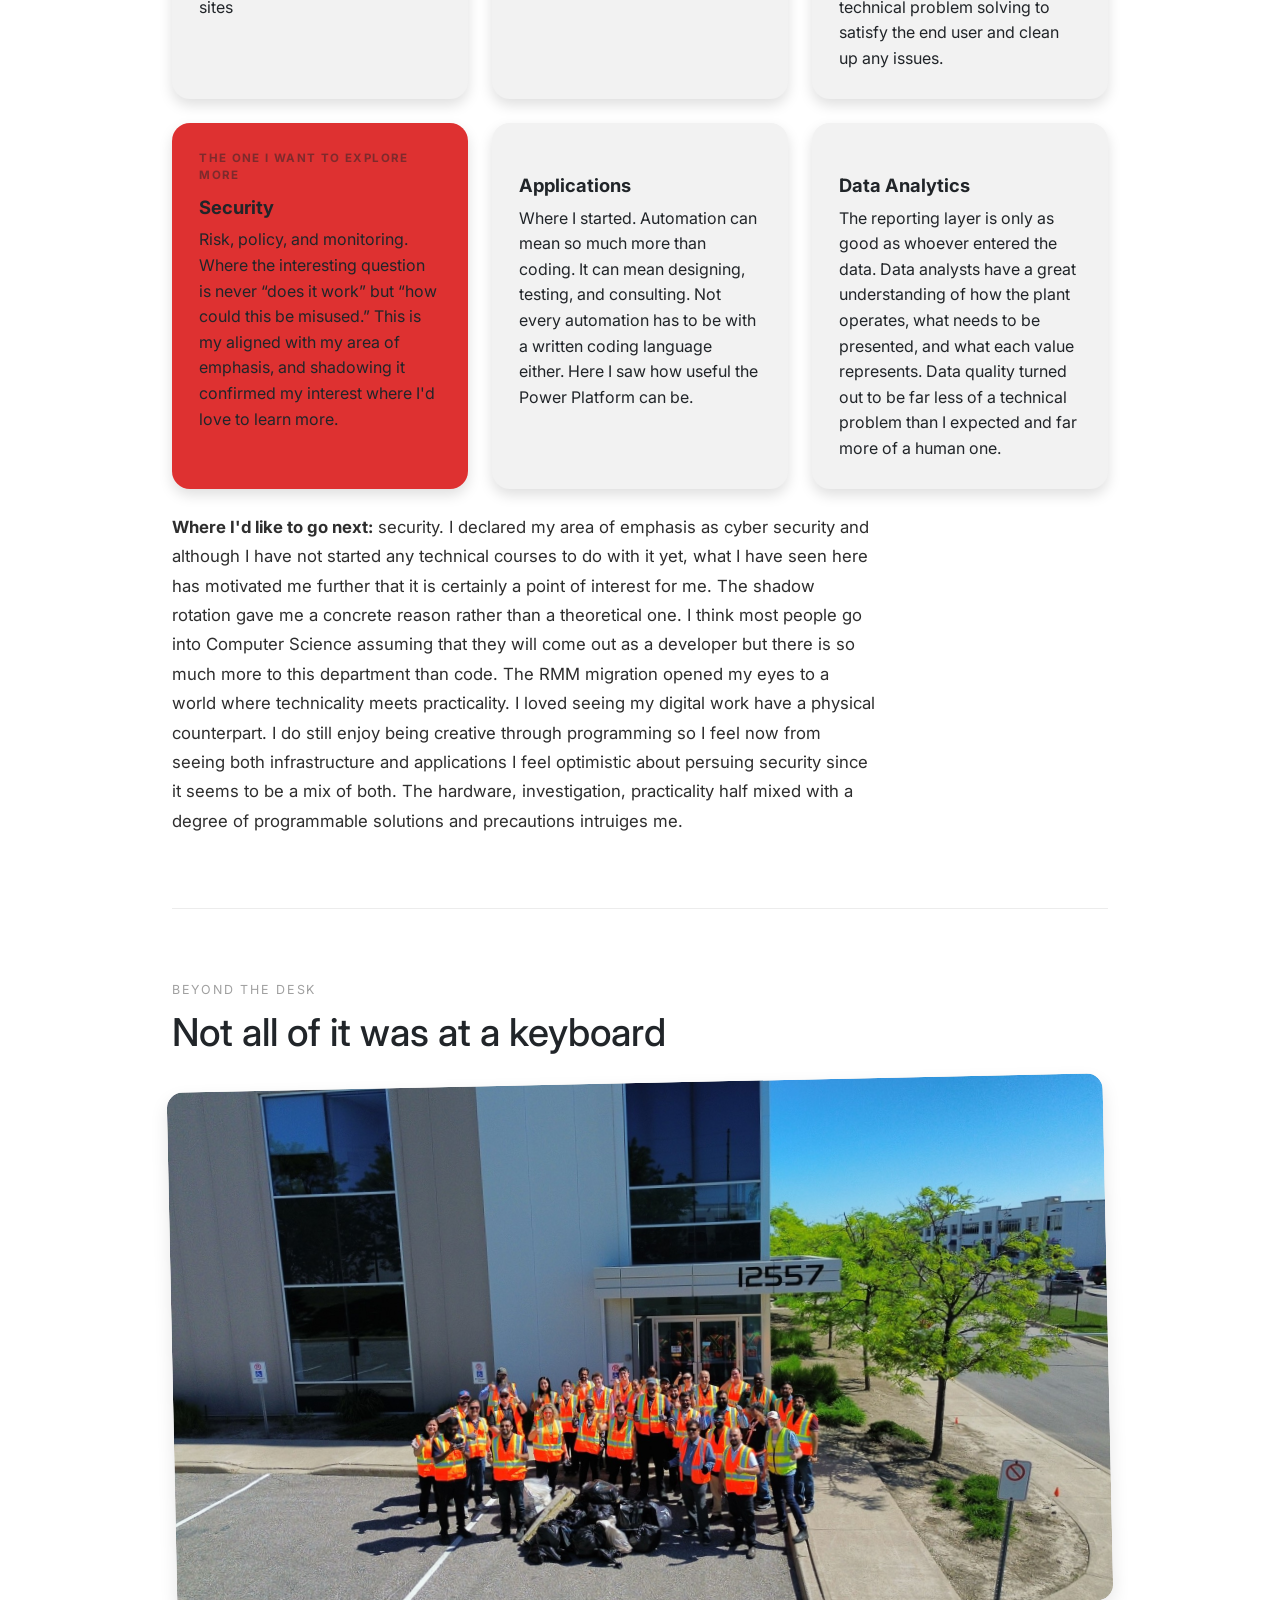
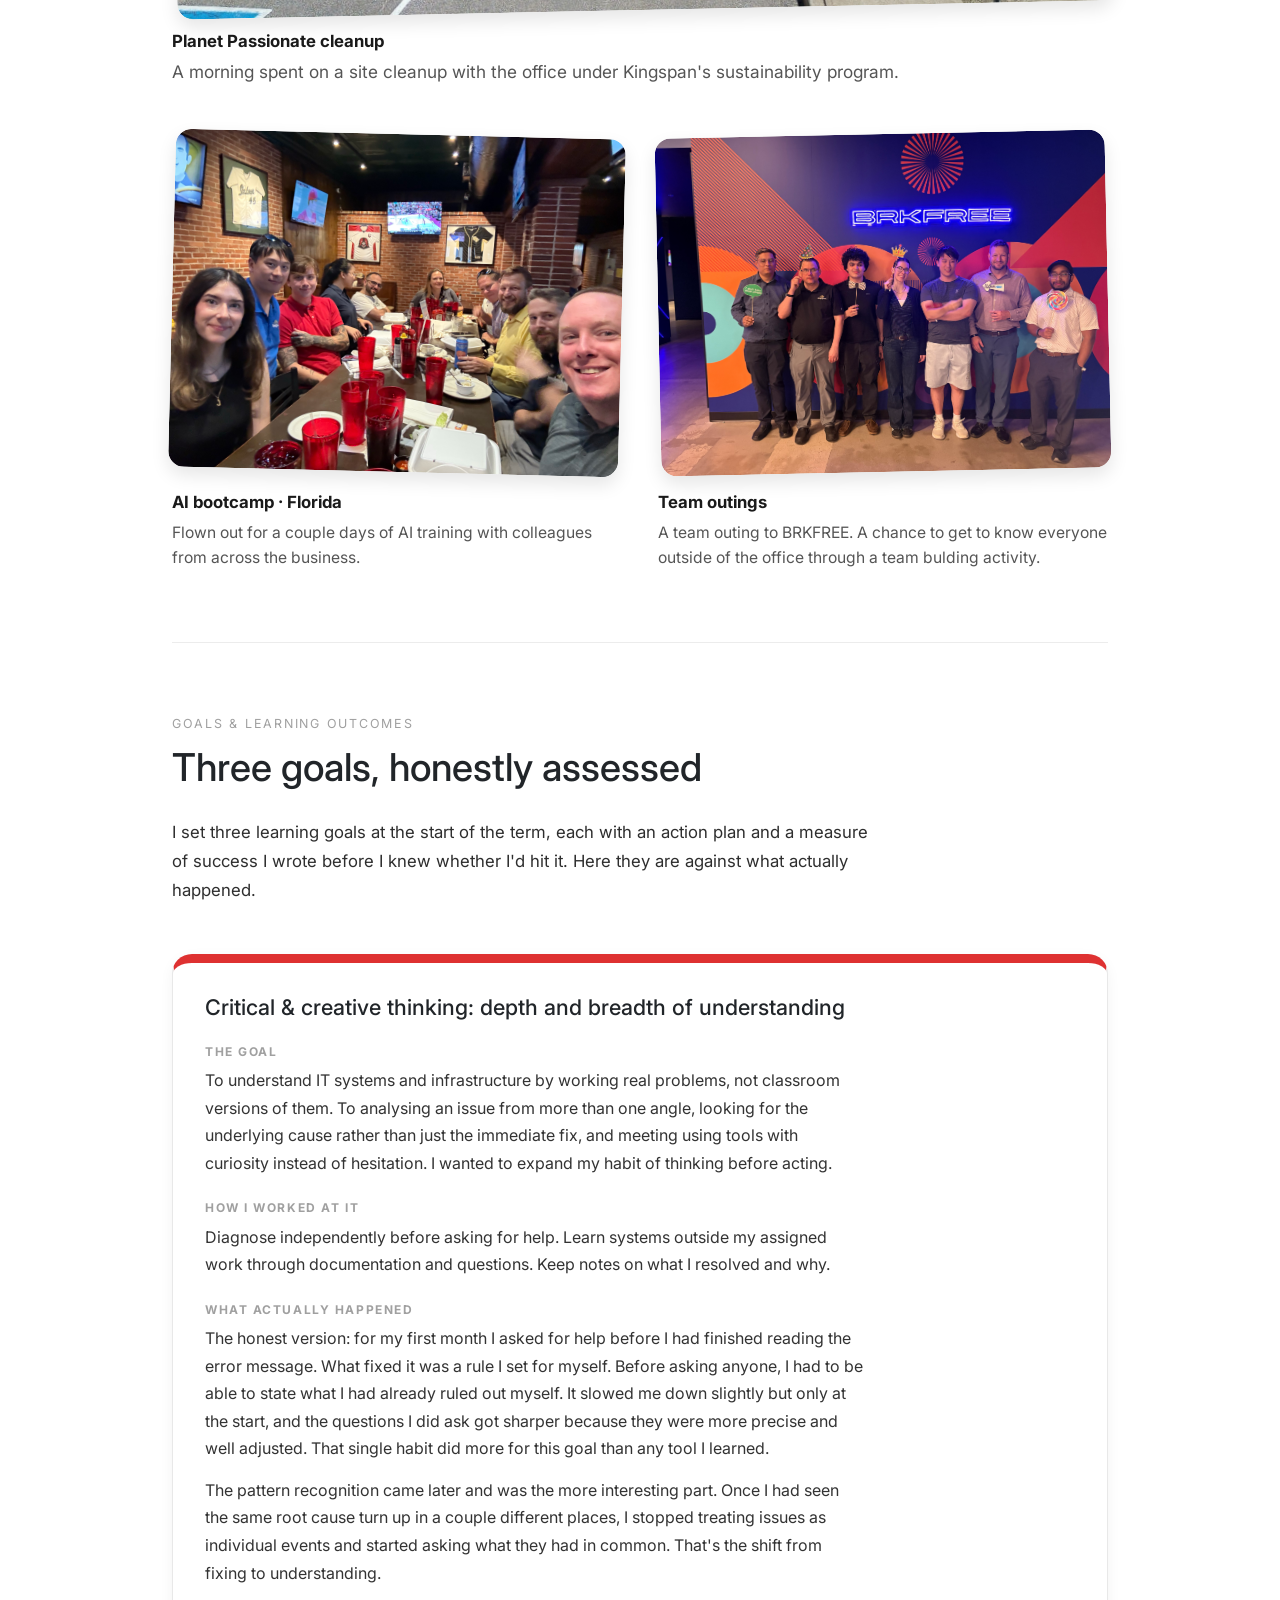
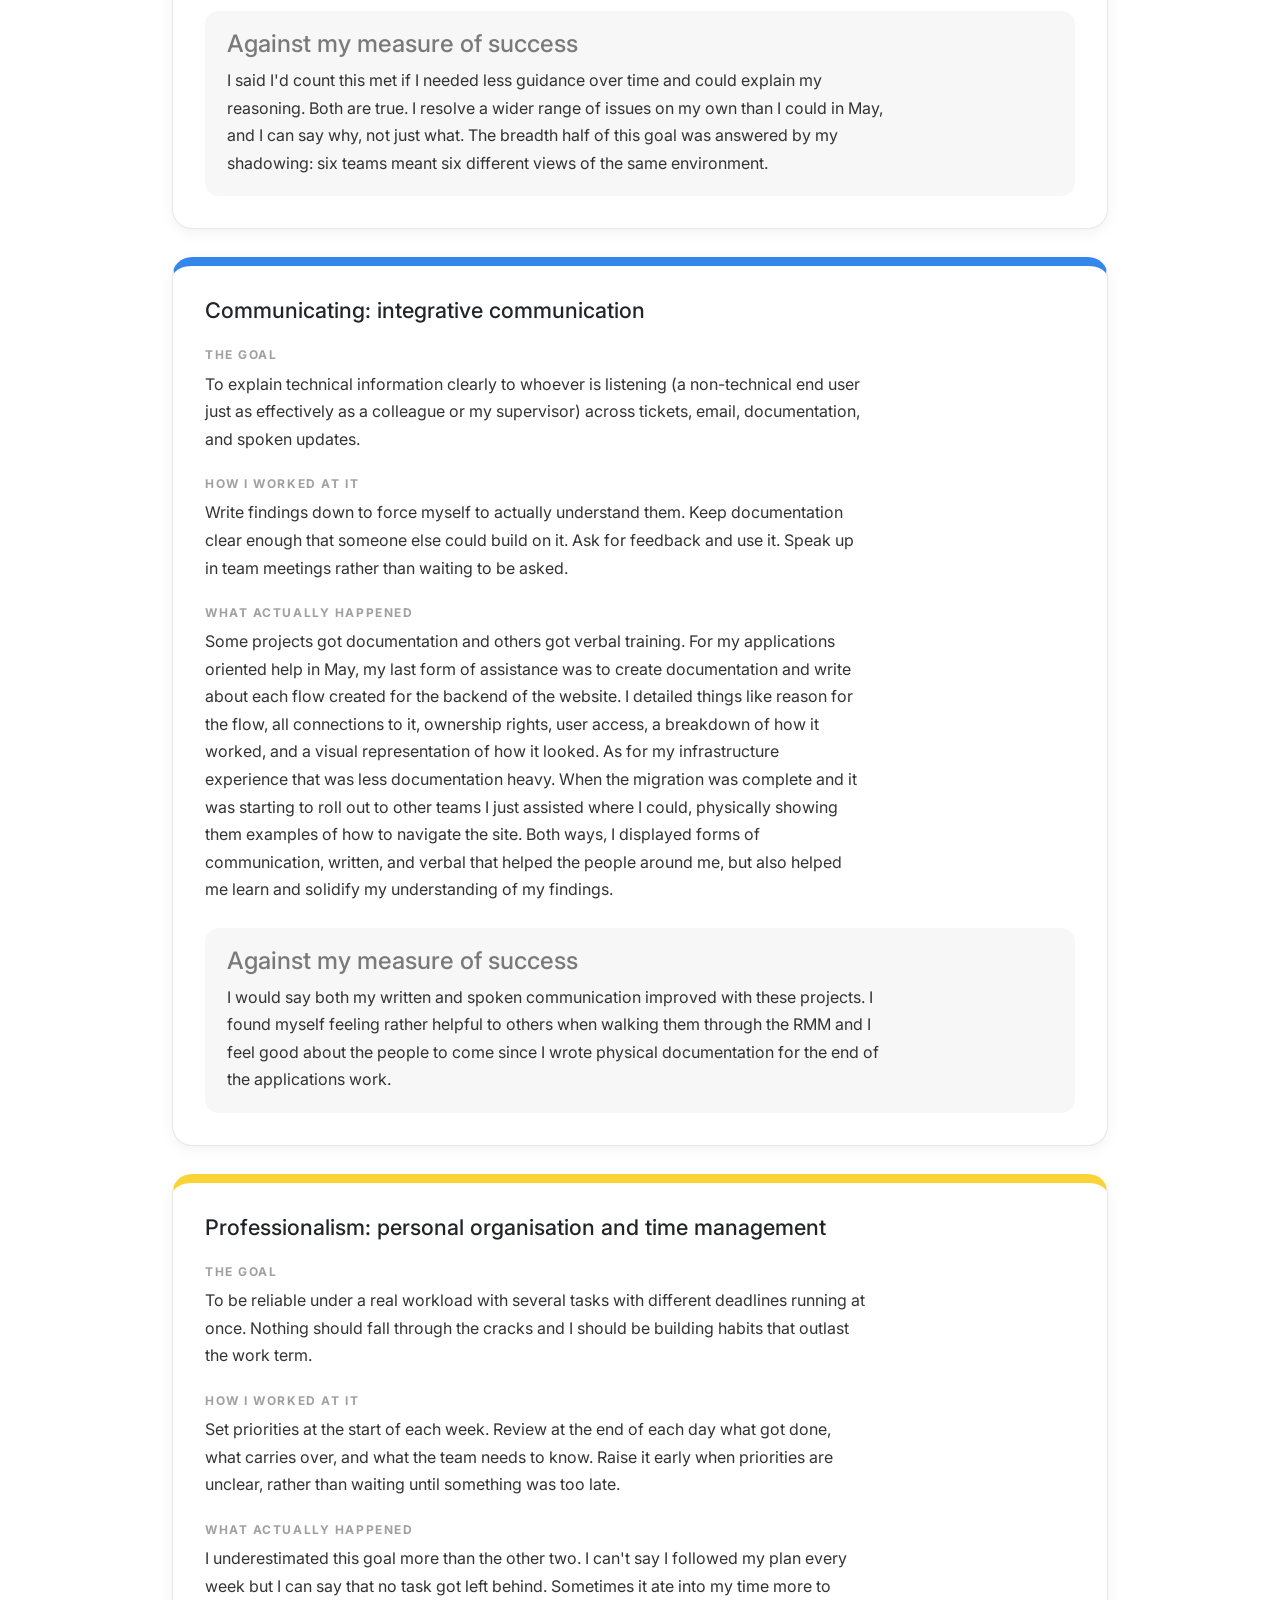
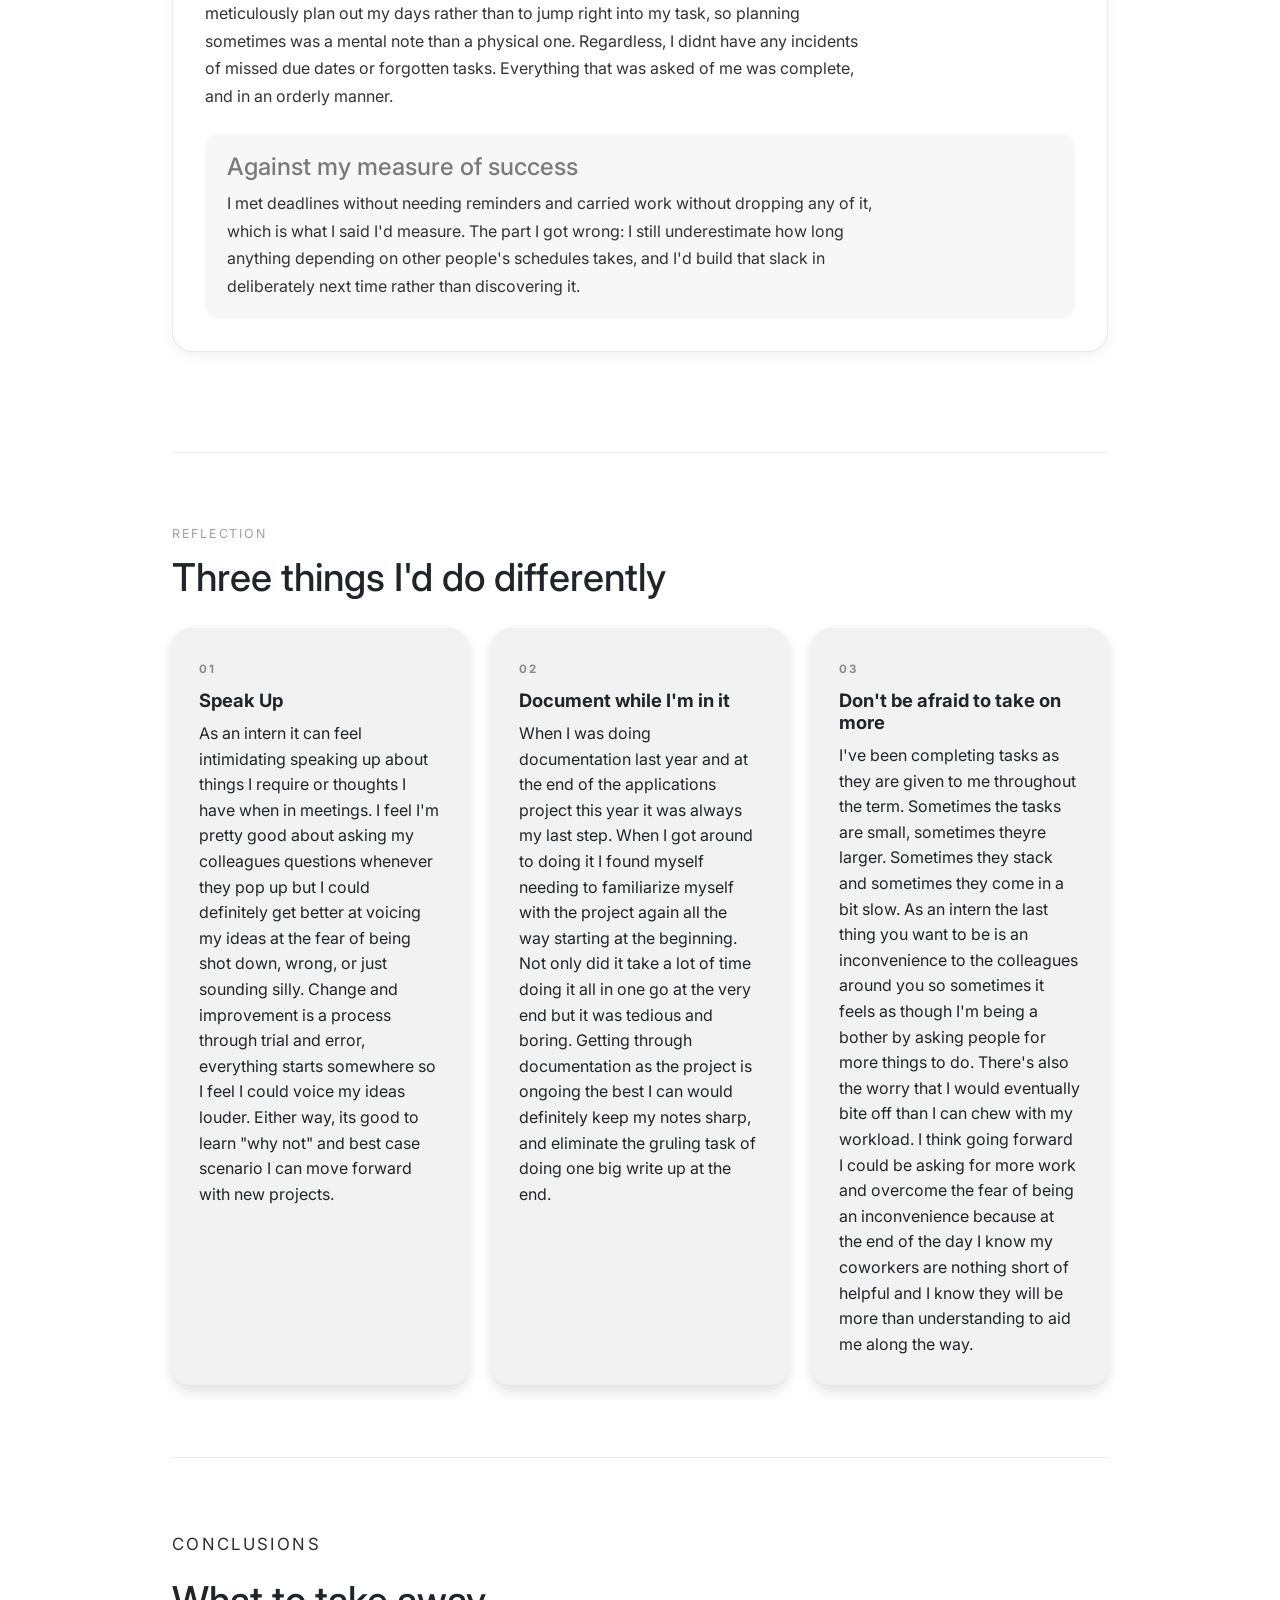
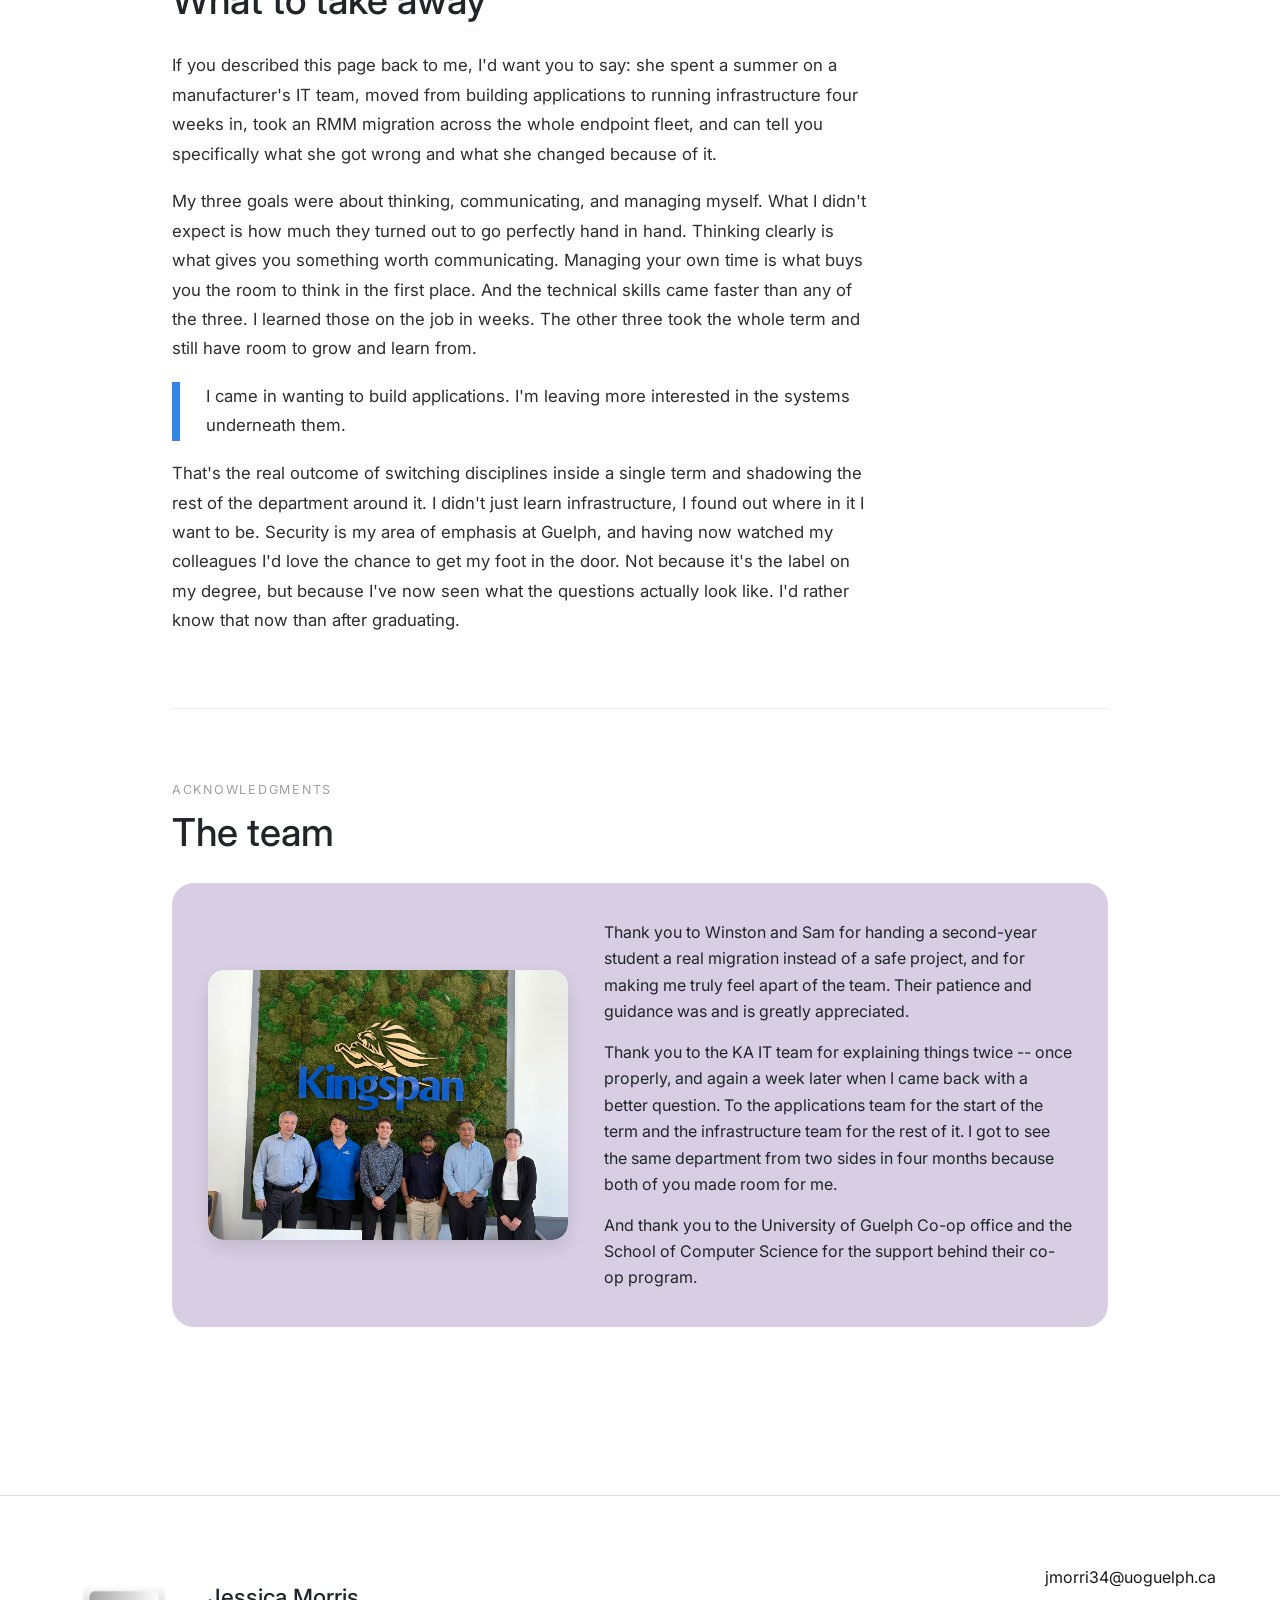
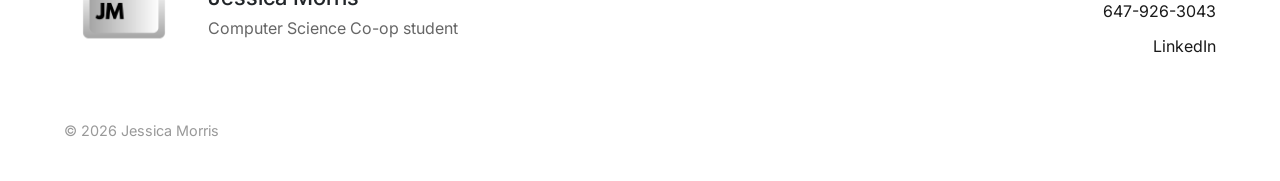
<file: coop.html>
<!doctype html>
<html lang="en">
<head>
  <meta charset="utf-8">

  <!-- Tab Title -->
  <meta name="viewport" content="width=device-width, initial-scale=1">
  <title>Jessica Morris ~ Co-op S26</title>

  <!-- Stylesheets -->
  <link href="https://cdn.jsdelivr.net/npm/bootstrap@5.3.8/dist/css/bootstrap.min.css" rel="stylesheet" integrity="sha384-sRIl4kxILFvY47J16cr9ZwB07vP4J8+LH7qKQnuqkuIAvNWLzeN8tE5YBujZqJLB" crossorigin="anonymous">
  <link rel="preconnect" href="https://fonts.googleapis.com">
  <link rel="preconnect" href="https://fonts.gstatic.com" crossorigin>
  <link href="https://fonts.googleapis.com/css2?family=Inter:wght@400;600;700&display=swap" rel="stylesheet">
  <link href="style.css" rel="stylesheet">

</head>

<body>

  <!-- Header -->
  <header class="border-bottom mb-5">
  <nav class="navbar py-0">
    <div class="container-fluid px-4">

      <div class="d-flex align-items-center gap-5">
        <a href="index.html">
            <img src="JM.png" alt="" width="200" height="200">
        </a>
        <div>
          <h1 class="mb-1">Jessica Morris</h1>
          <p class="text-secondary mb-0">Welcome to my site.</p>
        </div>
      </div>

      <!-- Hamburger Button -->
      <button class="navbar-toggler border-0" type="button"
              data-bs-toggle="offcanvas" data-bs-target="#sideNav"
              aria-controls="sideNav" aria-label="Toggle navigation">
        <span class="navbar-toggler-icon"></span>
      </button>

    </div>
  </nav>
</header>

<!-- Side Bar Pop-Out -->
  <div class="offcanvas offcanvas-end" tabindex="-1" id="sideNav" aria-labelledby="sideNavLabel">
    <div class="offcanvas-header">
      <h2 class="offcanvas-title h5 mb-0" id="sideNavLabel">Menu</h2>
      <button type="button" class="btn-close" data-bs-dismiss="offcanvas" aria-label="Close"></button>
    </div>
    <div class="offcanvas-body">
      <div class="d-flex flex-column gap-3">
        <a href="about.html" class="btn btn-nav">About Me</a>
        <a href="education.html" class="btn btn-nav">Education</a>
        <a href="coop.html" class="btn btn-nav">Co-op S26</a>
        <a href="resume.html" class="btn btn-nav">Resume</a>
      </div>
    </div>
  </div>

  <!-- Bootstrap JS -->
  <script src="https://cdn.jsdelivr.net/npm/bootstrap@5.3.8/dist/js/bootstrap.bundle.min.js" integrity="sha384-FKyoEForCGlyvwx9Hj09JcYn3nv7wiPVlz7YYwJrWVcXK/BmnVDxM+D2scQbITxI" crossorigin="anonymous"></script>

<main class="coop">
 <div class="coop-layout">

  <!-- Sticky Jump Links -->
  <nav class="section-nav" aria-label="Sections of this report">
    <p class="section-nav-title">On this page</p>
    <a href="#introduction">Introduction</a>
    <a href="#employer">The employer</a>
    <a href="#job">Job description</a>
    <a href="#shadowing">Shadowing</a>
    <a href="#beyond">Beyond the desk</a>
    <a href="#goals">Goals</a>
    <a href="#differently">Reflection</a>
    <a href="#conclusions">Conclusions</a>
    <a href="#acknowledgments">Acknowledgments</a>
  </nav>

  <div class="coop-body">

  <!-- Abstract / Introduction -->
  <section class="prose" id="introduction">
    <p class="kicker">Kingspan Insulated Panels &middot; IT Intern &middot; Summer 2026</p>
    <h2>Co-op Work Term Report</h2>
    <p>
      This is my Summer 2026 work term as an IT intern at Kingspan Insulated Panels. I wasn't
      new when I walked in in May. I joined the team in July 2025 and spent that summer in applications,
      building internal tools so I started this term already knowing the environment and the people.
      I carried on with applications work for the first few weeks this year round, then, in mid-May, I moved across to
      infrastructure, and I have spent the rest of the summer on an RMM migration and network monitoring.
    </p>

    <div class="stats mt-4">
      <div class="stat" style="--accent:#de3131"><b>4</b><span>months, May to August 2026</span></div>
      <div class="stat" style="--accent:#09b01a"><b>1500+</b><span>endpoints migrated to a new RMM</span></div>
      <div class="stat" style="--accent:#d8cee4"><b>6</b><span>teams shadowed across the department</span></div>
      <div class="stat" style="--accent:#fad337"><b>1</b><span>AI bootcamp in Florida</span></div>
    </div>
  </section>

  <!-- Employer -->
  <section id="employer">
    <p class="kicker">The employer</p>
    <h2>Kingspan Insulated Panels</h2>

    <div class="prose mb-4">
      <p>
        Kingspan is a global manufacturer of insulated panels and insulation for commercial and industrial
        buildings. I work out of the <strong>Caledon</strong> site, embedded in the IT department that
        supports all of North America.
      </p>
      <p>
        The past 4 months I have observed how computer science is applied outside of school at an enterprise level. I have learnt about
        infrastructure, networking, endpoint management, identity, and the business applications a
        manufacturer runs on. It is a pretty different discipline from the one my courses have described.
        Coursework rewards building something new and correct in order to learn, this environment rewards familiarizing yourself with something
        old, pre-existing, and load-bearing while you improve it. Almost nothing here starts from an empty file.
      </p>
    </div>

    <div class="imgband">

      <figure class="shot">
        <div class="frame">
          <img src="panel.png" alt="Kingspan insulated panels">
        </div>
        <figcaption>
          <b>Product</b>
          Insulated Panels ~ ex. QuadCore® KS Series Wall Panel
        </figcaption>
      </figure>

      <figure class="shot">
        <div class="frame">
          <img src="caledon.jpeg" alt="The Caledon plant">
        </div>
        <figcaption>
          <b>Caledon</b>
          Caledon Office and Plant
        </figcaption>
      </figure>

      <figure class="shot">
        <div class="frame">
          <img src="guelphStorage.jpeg" alt="A completed Kingspan project">
        </div>
        <figcaption>
          <b>A finished project</b>
          Apple Self Storage. Guelph, ON
        </figcaption>
      </figure>

    </div>

    <div class="tiles">
      <div class="tile" style="--tile:#fad337">
        <span class="tag">What they make</span>
        <h3>Panels, at scale</h3>
        <p>High-performance insulated panels and insulation, manufactured on site. </p>
      </div>
      <div class="tile" style="--tile:#3486eb">
        <span class="tag">The IT department</span>
        <h3>Small team, big responsibility</h3>
        <p>Systems engineering, system administration, service delivery, security, applications, and data analytics. All six of which I got to shadow over the year.</p>
      </div>
      <div class="tile" style="--tile:#09b01a">
        <span class="tag">Planet Passionate</span>
        <h3>Sustainability, counted on</h3>
        <p>Kingspan's global program Planet Passionate covering carbon, energy, water, and circularity (and the reason I spent some time on a site cleanup instead of at my desk.)</p>
      </div>
      <div class="tile" style="--tile:#d8cee4">
        <span class="tag">What surprised me</span>
        <h3>IT with a plant floor</h3>
        <p>Downtime here isn't always just an inconvenienced spreadsheet, it's production. That changes how carefully you plan a change, and it's the clearest difference between this and any project I've submitted for a grade.</p>
      </div>
    </div>
  </section>

  <!-- Job Description -->
  <section id="job">
    <p class="kicker"></p>
    <h2>Job description</h2>

    <div class="prose mb-4">
      <p>
        In applications I assisted with app creation and website design with a touch of backend development. In infrastructure I looked after things people
        already relied on through network montioring. This term let me do both..
      </p>
      <p>
        Last year I focussed heavier on app creation through power apps and web design using CSS and HTML. This year when I first joined back I assisted with a website, but more with the backend development of it using Power Automate Flows. The project was at its near end by May so mid may I transferred teams to work on infrastructure starting with an RMM migration.
      </p>
      <p>
        The handover itself was the first real test of the term. I was tidying up one project with the applications team, creating flows, testing, and writing documentation for each of the many flows that were created and funnelled directly into the next project where I had lots to learn.
      </p>
    </div>

    <div class="tiles mb-4">
      <div class="tile" style="--tile:#f2f2f2">
        <span class="tag">May &middot; Applications</span>
        <h3>Finishing what I'd started</h3>
        <ul>
          <li>Power Apps replacing manual processes</li>
          <li>Power Automate flows to bridge back end to front end</li>
          <li>UI design</li>
          <li>Documentation</li>
        </ul>
      </div>
      <div class="tile" style="--tile:#f2f2f2">
        <span class="tag">Mid-May &ndash; August &middot; Infrastructure</span>
        <h3>Keeping it running</h3>
        <ul>
          <li>RMM migration</li>
          <li>Network monitoring: dashboards, alerting, and monitors</li>
          <li>Communication: reaching out to associated support services, documentation, meetings</li>
        </ul>
      </div>
    </div>

    <!-- Spotlight: RMM migration -->
    <div class="spotlight">
      <span class="tag">Project spotlight</span>
      <h3>The RMM migration</h3>
      <p>
        An RMM (remote monitoring and management) platform is how an IT team looks after a
        large number of machines: patching, scripting, alerting, remote access. Replacing one means touching
        every endpoint in the business, none of which is work that is invisible to the people using them.
      </p>
      <p>
        This was the first project where I wasn't working on small tasks assigned by a team. In this project it was mainly 
        up to me and the infrastrucutre manager to guide me. I didnt have a project outline like each course gives at the 
        start of a new assignment. It was me, Sam, many teams calls, and the new RMM left to me to learn how to use. 
      </p>
      <ol class="steps">
        <li><strong>Communicate.</strong> Establish what needs to be completed.</li>
        <li><strong>Pilot.</strong> A small, forgiving task, chosen so that failure was fixable.</li>
        <li><strong>Stage the rollout.</strong> After learning how to set up one site step by step it was now time to roll out the rest on my own.</li>
        <li><strong>Verify.</strong> Confirm and check-in with the infrastructure manager as the project developed.</li>
        <li><strong>Decommission Date.</strong> It was important to have this project done by the decomission date of the old RMM so we can seemlessly monitor our endpoints with no downtime or grey areas.</li>
      </ol>
      <p style="margin-top:1.5rem">
        <strong>Not everything goes to plan :</strong> Inevitably issues always come up. For me, generally device authentication was a big thing.
        Due to these issues arising more than once it forced me to research deeper into SNMP, WMI, and reach out to get help from others. I learnt a lot
        from the work being so hands on an I definitely learnt a lot from the supports around me to help solve these issues.
      </p>
      <p>
        What I'd take to the next migration: communication is part of the deployment, not an announcement
        that follows it. The technical work was the smaller half.
      </p>
    </div>

    <div class="prose mb-4">
      <p>
        <strong>Network monitoring</strong> was the opposite learning curve. Instead of pushing change, you sit and
        interpret. With network monitoring you learn to observe. You observe the incoming alerts, the dashboards, and even
        learn to look out for the odd device reporting normal when it shouldnt be. Through network monitoring I learnt how to respond
        to different level alerts, how quickly, and who to go to.
      </p>
    </div>

    <div class="tiles">
      <div class="tile" style="--tile:#3486eb">
        <span class="tag">Skills from class</span>
        <h3>What the degree gave me</h3>
        <p>Operating Systems and Microcomputing helped give me the vocabulary to follow infrastructure conversations. UI Design and Web Design helped when making the app screen and website UI changes. Software System Development &amp; Integration for making systems talk that were never designed to.</p>
      </div>
      <div class="tile" style="--tile:#de3131">
        <span class="tag">Skills from work</span>
        <h3>What it didn't</h3>
        <p>The entire Power Platform. RMM tooling. Reading a ticketing system. Reading a monitoring dashboard. Change control. Asking a non-technical user the question that finds the real problem.</p>
      </div>
    </div>
  </section>

  <!-- The Rotation -->
  <section id="shadowing">
    <p class="kicker">Shadowing</p>
    <h2>Six Desks, One Department</h2>

    <div class="prose mb-4">
      <p>
        Over my time in the department I sat with a member of each team, shadowing someone who specializes in that
        area: systems engineering, system administration, service delivery, security, applications, and data
        analytics. It's the part of the placement that I find so fascinating. In order to bring together one well rounded 
        fully self sufficient IT department there are so many different areas to consider. Even though I've been here for over a year
        I'm always learning new things about each team as I work through projects, reach out to others, travel, and attend meetings.
      </p>
      <p>
        Sitting with six people also showed me that the same incident looks like six different problems
        depending on which desk you're at. Service delivery sees an unhappy user; systems engineering sees a
        design decision made two years ago; security sees exposure. None of them are wrong, and I'd never have
        noticed that from inside just one team.
      </p>
    </div>

    <div class="tiles">
      <div class="tile" style="--tile:#f2f2f2">
        <span class="tag"></span>
        <h3>Systems Engineering</h3>
        <p>An environment where hardware is constantly being optimized and monitored. The System engineers work hard and long hours to maintain a steady, reliable network for all sites</p>
      </div>
      <div class="tile" style="--tile:#f2f2f2">
        <span class="tag"></span>
        <h3>System Administration</h3>
        <p>Accounts, groups, permissions, policy. I came in thinking of identity as paperwork and left understanding it as the thing almost every other system leans on as a digital foundation.</strong></p>
      </div>
      <div class="tile" style="--tile:#f2f2f2">
        <span class="tag"></span>
        <h3>Service Delivery</h3>
        <p>The bridge between how a user describes a problem and what is actually broken. Service delivery has a great balance of diagnostic and communication skills along with practical and technical problem solving to satisfy the end user and clean up any issues.</p>
      </div>
      <div class="tile" style="--tile:#de3131">
        <span class="tag">The one I want to explore more</span>
        <h3>Security</h3>
        <p>Risk, policy, and monitoring. Where the interesting question is never &ldquo;does it work&rdquo; but &ldquo;how could this be misused.&rdquo; This is my aligned with my area of emphasis, and shadowing it confirmed my interest where I'd love to learn more.</p>
      </div>
      <div class="tile" style="--tile:#f2f2f2">
        <span class="tag"></span>
        <h3>Applications</h3>
        <p>Where I started. Automation can mean so much more than coding. It can mean designing, testing, and consulting. Not every automation has to be with a written coding language either. Here I saw how useful the Power Platform can be.</p>
      </div>
      <div class="tile" style="--tile:#f2f2f2">
        <span class="tag"></span>
        <h3>Data Analytics</h3>
        <p>The reporting layer is only as good as whoever entered the data. Data analysts have a great understanding of how the plant operates, what needs to be presented, and what each value represents. Data quality turned out to be far less of a technical problem than I expected and far more of a human one.</p>
      </div>
    </div>

    <div class="prose mt-4">
      <p>
        <strong>Where I'd like to go next:</strong> security. I declared my area of emphasis as cyber security and although I have not started any technical courses to do with it yet, what I have seen here has motivated me further that it is certainly a point of interest for me. The
        shadow rotation gave me a concrete reason rather than a theoretical one. I think most people go into Computer Science assuming that they will come out as a developer but there is so much more to this department than code. The RMM migration
        opened my eyes to a world where technicality meets practicality. I loved seeing my digital work have a physical counterpart. I do still enjoy being creative through programming so I feel now from seeing both infrastructure and applications I feel optimistic 
        about persuing security since it seems to be a mix of both. The hardware, investigation, practicality half mixed with a degree of programmable solutions and precautions intruiges me.
      </p>
    </div>
  </section>

  <!-- Beyond the desk -->
  <section id="beyond">
    <p class="kicker">Beyond the desk</p>
    <h2>Not all of it was at a keyboard</h2>

    <div class="gallery">

      <figure class="shot">
        <div class="frame">
          <img src="cleanup.jpg" alt="Planet Passionate cleanup">

        </div>
        <figcaption>
          <b>Planet Passionate cleanup</b>
          A morning spent on a site cleanup with the office under Kingspan's sustainability program.
        </figcaption>
      </figure>

      <figure class="shot">
        <div class="frame">
          <img src="Florida.jpg" alt="AI bootcamp in Florida">
        </div>
        <figcaption>
          <b>AI bootcamp &middot; Florida</b>
          Flown out for a couple days of AI training with colleagues from across the business.
        </figcaption>
      </figure>

      <figure class="shot">
        <div class="frame">
          <img src="Image.jpg" alt="Team outing">
        </div>
        <figcaption>
          <b>Team outings</b>
          A team outing to BRKFREE. A chance to get to know everyone outside of the office through a team bulding activity.
        </figcaption>
      </figure>

    </div>
  </section>

  <!-- Goals -->
  <section id="goals">
    <p class="kicker">Goals &amp; learning outcomes</p>
    <h2>Three goals, honestly assessed</h2>

    <div class="prose mb-5">
      <p>
        I set three learning goals at the start of the term, each with an action plan and a measure of
        success I wrote before I knew whether I'd hit it. Here they are against what actually happened.
      </p>
    </div>

    <!-- Goal 1 -->
    <div class="goalcard" style="--accent:#de3131">
      <div class="top">
        <h3>Critical &amp; creative thinking: depth and breadth of understanding</h3>
      </div>

      <div class="block">
        <h4>The goal</h4>
        <p>
          To understand IT systems and infrastructure by working real problems, not classroom versions of
          them. To analysing an issue from more than one angle, looking for the underlying cause rather than
          just the immediate fix, and meeting using tools with curiosity instead of hesitation. I wanted to expand my
          habit of thinking before acting.
        </p>
      </div>

      <div class="block">
        <h4>How I worked at it</h4>
        <p>
          Diagnose independently before asking for help. Learn systems outside my assigned work through
          documentation and questions. Keep notes on what I resolved and why.
        </p>
      </div>

      <div class="block">
        <h4>What actually happened</h4>
        <p>
          The honest version: for my first month I asked for help before I had finished reading the error
          message. What fixed it was a rule I set for myself. Before asking anyone, I had to be able
          to state what I had already ruled out myself. It slowed me down slightly but only at the start, and the questions I did ask got sharper because they were more precise and well adjusted. That single
          habit did more for this goal than any tool I learned.
        </p>
        <p>
          The pattern recognition came later and was the more interesting part. Once I had seen the same root cause turn up in a couple
          different places, I stopped treating issues as individual events and started asking what they
          had in common. That's the shift from fixing to understanding.
        </p>
      </div>

      <div class="verdict">
        <h4>Against my measure of success</h4>
        <p class="mb-0">
          I said I'd count this met if I needed less guidance over time and could explain my reasoning. Both
          are true. I resolve a wider range of issues on my own than I could in May, and I can
          say why, not just what. The breadth half of this goal was answered by my shadowing: six teams meant
          six different views of the same environment.
        </p>
      </div>
    </div>

    <!-- Goal 2 -->
    <div class="goalcard" style="--accent:#3486eb">
      <div class="top">
        <h3>Communicating: integrative communication</h3>
      </div>

      <div class="block">
        <h4>The goal</h4>
        <p>
          To explain technical information clearly to whoever is listening (a non-technical end user just as
          effectively as a colleague or my supervisor) across tickets, email, documentation, and
          spoken updates.
        </p>
      </div>

      <div class="block">
        <h4>How I worked at it</h4>
        <p>
          Write findings down to force myself to actually understand them. Keep documentation clear enough
          that someone else could build on it. Ask for feedback and use it. Speak up in team meetings rather
          than waiting to be asked.
        </p>
      </div>

      <div class="block">
        <h4>What actually happened</h4>
        <p>
          Some projects got documentation and others got verbal training. For my applications oriented help in May, my last form of assistance was
          to create documentation and write about each flow created for the backend of the website. I detailed things like reason for the flow, all connections
          to it, ownership rights, user access, a breakdown of how it worked, and a visual representation of how it looked. As for my infrastructure experience that
          was less documentation heavy. When the migration was complete and it was starting to roll out to other teams I just assisted where I could, physically showing
          them examples of how to navigate the site. Both ways, I displayed forms of communication, written, and verbal that helped the people around me, 
          but also helped me learn and solidify my understanding of my findings.
        </p>
      </div>

      <div class="verdict">
        <h4>Against my measure of success</h4>
        <p class="mb-0">
          I would say both my written and spoken communication improved with these projects. I found myself feeling rather helpful to others when walking them 
          through the RMM and I feel good about the people to come since I wrote physical documentation for the end of the applications work.
        </p>
      </div>
    </div>

    <!-- Goal 3 -->
    <div class="goalcard" style="--accent:#fad337">
      <div class="top">
        <h3>Professionalism: personal organisation and time management</h3>
      </div>

      <div class="block">
        <h4>The goal</h4>
        <p>
          To be reliable under a real workload with several tasks with different deadlines running at
          once. Nothing should fall through the cracks and I should be building habits that outlast the work term.
        </p>
      </div>

      <div class="block">
        <h4>How I worked at it</h4>
        <p>
          Set priorities at the start of each week. Review at the end of each day what got done, what carries
          over, and what the team needs to know. Raise it early when priorities are unclear, rather than
          waiting until something was too late.
        </p>
      </div>

      <div class="block">
        <h4>What actually happened</h4>
        <p>
          I underestimated this goal more than the other two. I can't say I followed my plan every week but I can say
          that no task got left behind. Sometimes it ate into my time more to meticulously plan out my days rather than to
          jump right into my task, so planning sometimes was a mental note than a physical one. Regardless, I didnt have
          any incidents of missed due dates or forgotten tasks. Everything that was asked of me was complete, and in an
          orderly manner.
        </p>
      </div>

      <div class="verdict">
        <h4>Against my measure of success</h4>
        <p class="mb-0">
          I met deadlines without needing reminders and carried work without dropping any of it,
          which is what I said I'd measure. The part I got wrong: I still underestimate how long anything
          depending on other people's schedules takes, and I'd build that slack in deliberately next time
          rather than discovering it.
        </p>
      </div>
    </div>
  </section>

  <!-- What I'd do differently -->
  <section id="differently">
    <p class="kicker">Reflection</p>
    <h2>Three things I'd do differently</h2>

    <div class="tiles">
      <div class="tile" style="--tile:#f2f2f2">
        <span class="tag">01</span>
        <h3>Speak Up</h3>
        <p>As an intern it can feel intimidating speaking up about things I require or thoughts I have when in meetings. I feel I'm pretty good about asking my colleagues questions whenever they pop up but I could definitely get better at voicing my ideas at the fear of being shot down, wrong, or just sounding silly.
          Change and improvement is a process through trial and error, everything starts somewhere so I feel I could voice my ideas louder. Either way, its good to learn "why not" and best case scenario I can move forward with new projects.
        </p>
      </div>
      <div class="tile" style="--tile:#f2f2f2">
        <span class="tag">02</span>
        <h3>Document while I'm in it</h3>
        <p>When I was doing documentation last year and at the end of the applications project this year it was always my last step. When I got around to doing it I found myself needing to familiarize myself with the project again all the way starting at the beginning. Not only did it take a lot of time doing it all in one go
          at the very end but it was tedious and boring. Getting through documentation as the project is ongoing the best I can would definitely keep my notes sharp, and eliminate the gruling task of doing one big write up at the end.
        </p>
      </div>
      <div class="tile" style="--tile:#f2f2f2">
        <span class="tag">03</span>
        <h3>Don't be afraid to take on more</h3>
        <p>I've been completing tasks as they are given to me throughout the term. Sometimes the tasks are small, sometimes theyre larger. Sometimes they stack and sometimes they come in a bit slow. As an intern the last thing you want to be is an inconvenience to the colleagues around you so sometimes it feels as though I'm being a
          bother by asking people for more things to do. There's also the worry that I would eventually bite off than I can chew with my workload. I think going forward I could be asking for more work and overcome the fear of being an inconvenience because at the end of the day I know my coworkers are nothing short of helpful and I know
          they will be more than understanding to aid me along the way.
        </p>
      </div>
    </div>
  </section>

  <!-- Conclusions -->
  <section class="prose" id="conclusions">
    <p class="kicker">Conclusions</p>
    <h2>What to take away</h2>

    <p>
      If you described this page back to me, I'd want you to say: she spent a summer on a manufacturer's IT
      team, moved from building applications to running infrastructure four weeks in, took an RMM migration
      across the whole endpoint fleet, and can tell you specifically what she got wrong and what she changed
      because of it.
    </p>
    <p>
      My three goals were about thinking, communicating, and managing myself. What I didn't expect is how
      much they turned out to go perfectly hand in hand. Thinking clearly is what gives you something
      worth communicating. Managing your own time is what buys you the room to think in the first place. And
      the technical skills came faster than any of the three. I learned those on the job in weeks. The other 
      three took the whole term and still have room to grow and learn from.
    </p>

    <p class="pull" style="--accent:#3486eb">
      I came in wanting to build applications. I'm leaving more interested in the systems underneath them.
    </p>

    <p>
      That's the real outcome of switching disciplines inside a single term and shadowing the rest of the
      department around it. I didn't just learn infrastructure, I found out where in it I want to be. Security
      is my area of emphasis at Guelph, and having now watched my colleagues I'd love the chance to get my foot 
      in the door. Not because it's the label on my degree, but because I've now seen what the questions actually 
      look like. I'd rather know that now than after graduating.
    </p>
  </section>

  <!-- Acknowledgments -->
  <section id="acknowledgments">
    <p class="kicker">Acknowledgments</p>
    <h2>The team</h2>

    <div class="thanks">
      <div class="frame">
        <img src="IMG_6435.jpeg" alt="The Kingspan IT team">
      </div>
      <div class="thanks-body">
        <p>
          Thank you to Winston and Sam for handing a second-year student a real migration
          instead of a safe project, and for making me truly feel apart of the team. Their patience and guidance
          was and is greatly appreciated.
        </p>
        <p>
          Thank you to the KA IT team for explaining things twice -- once
          properly, and again a week later when I came back with a better question. To the applications team
          for the start of the term and the infrastructure team for the rest of it. I got to see the same
          department from two sides in four months because both of you made room for me.
        </p>
        <p>
          And thank you to the University of Guelph Co-op office and the School of Computer Science for the
          support behind their co-op program.
        </p>
      </div>
    </div>
  </section>

  </div>
 </div>
</main>

<!-- Highlights the current section in the jump links -->
<script>
  (function () {
    var links = document.querySelectorAll('.section-nav a');
    var byId = {};
    links.forEach(function (link) {
      byId[link.getAttribute('href').slice(1)] = link;
    });

    var observer = new IntersectionObserver(function (entries) {
      entries.forEach(function (entry) {
        if (!entry.isIntersecting) return;
        links.forEach(function (link) { link.classList.remove('active'); });
        if (byId[entry.target.id]) byId[entry.target.id].classList.add('active');
      });
    }, { rootMargin: '-25% 0px -65% 0px' });

    document.querySelectorAll('.coop-body section[id]').forEach(function (section) {
      observer.observe(section);
    });

    // keep the pinned rail from overlapping the footer
    var nav = document.querySelector('.section-nav');
    var footer = document.querySelector('.site-footer');
    if (nav && footer) {
      new IntersectionObserver(function (entries) {
        nav.classList.toggle('is-hidden', entries[0].isIntersecting);
      }).observe(footer);
    }
  })();
</script>

<!--FOOTER-->

<footer class="site-footer">
  <div class="footer-inner">

    <div class="footer-brand">
      <img src="JM.png" alt="" width="120" height="120">
      <div>
        <h2>Jessica Morris</h2>
        <p>Computer Science Co-op student</p>
      </div>
    </div>

    <nav class="footer-links" aria-label="Contact">
      <a href="mailto:jmorri34@uoguelph.ca">jmorri34@uoguelph.ca</a>
      <a href="tel:+16479263043">647-926-3043</a>
      <a href="www.linkedin.com/in/jessica-morris-78a39537b" target="_blank" rel="noopener">LinkedIn</a>
    </nav>

  </div>

  <p class="footer-fine">© 2026 Jessica Morris</p>
</footer>

</body>
</html>
</file>
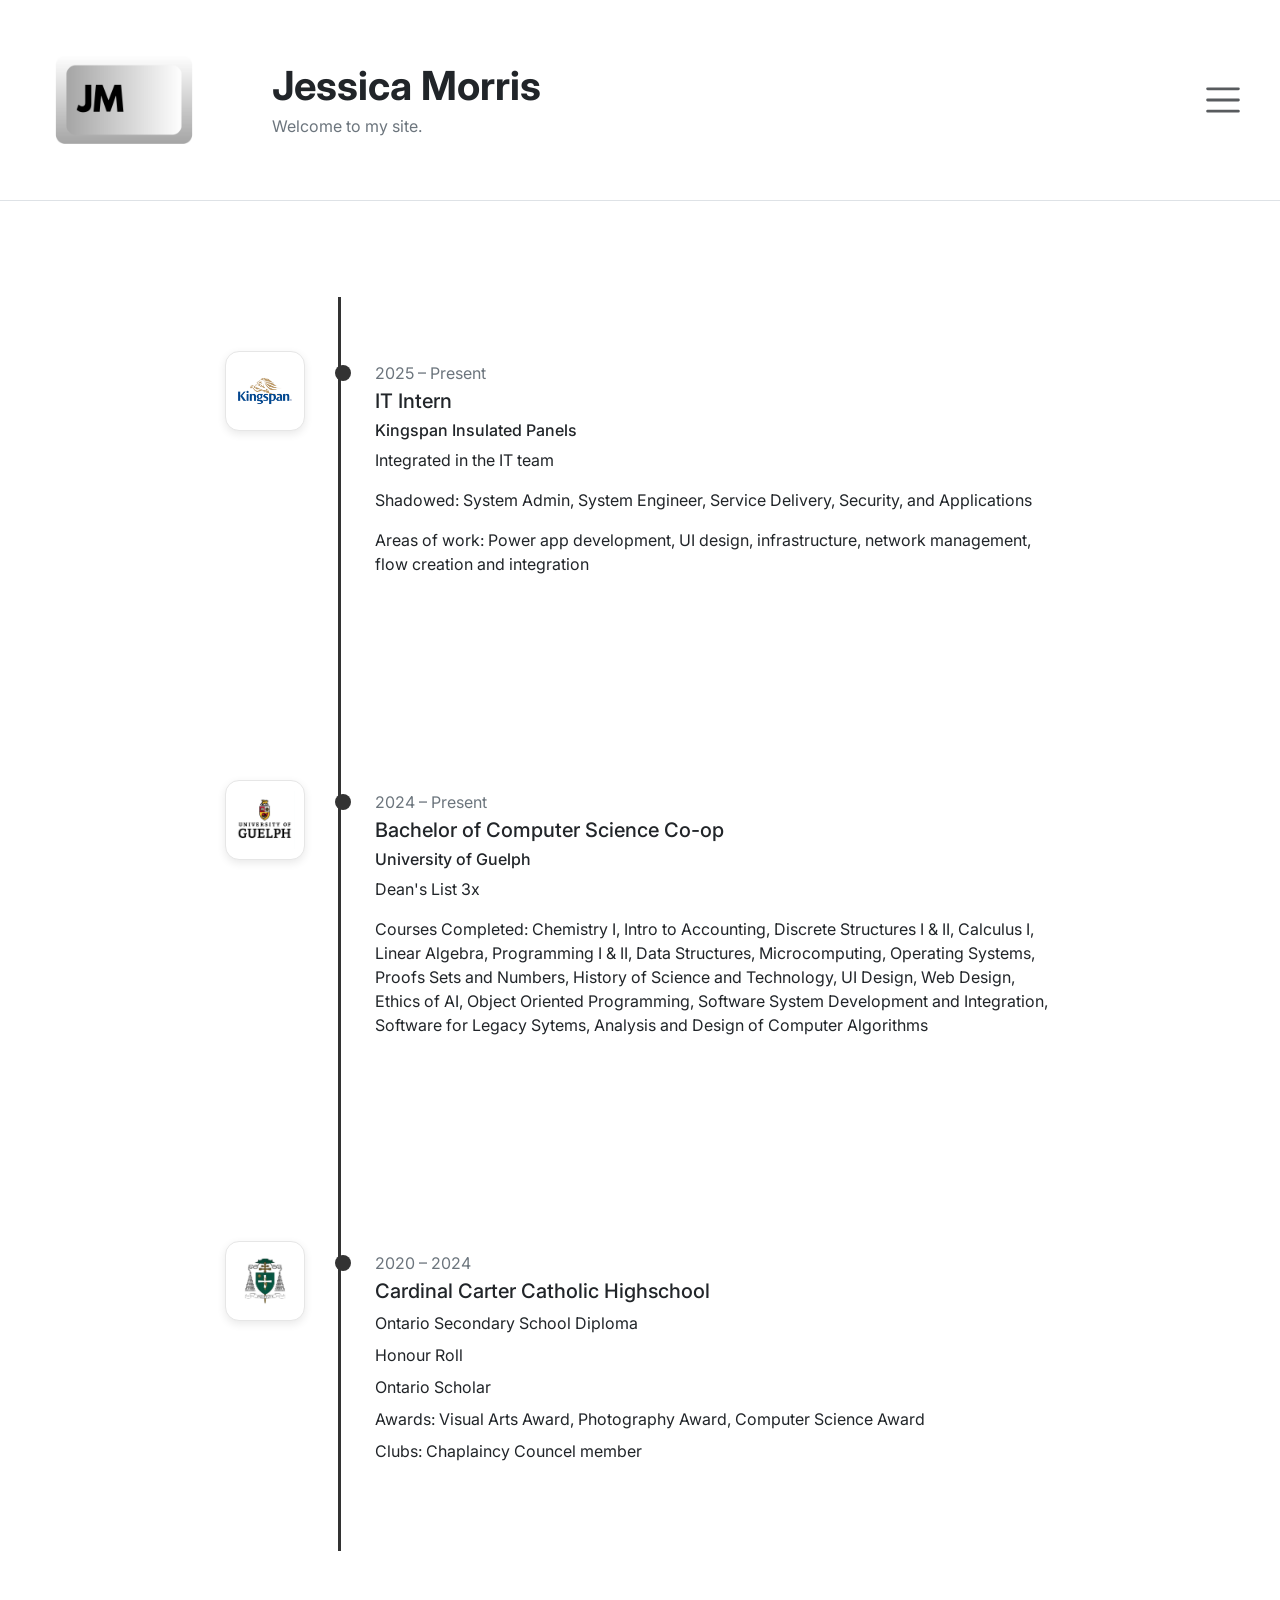
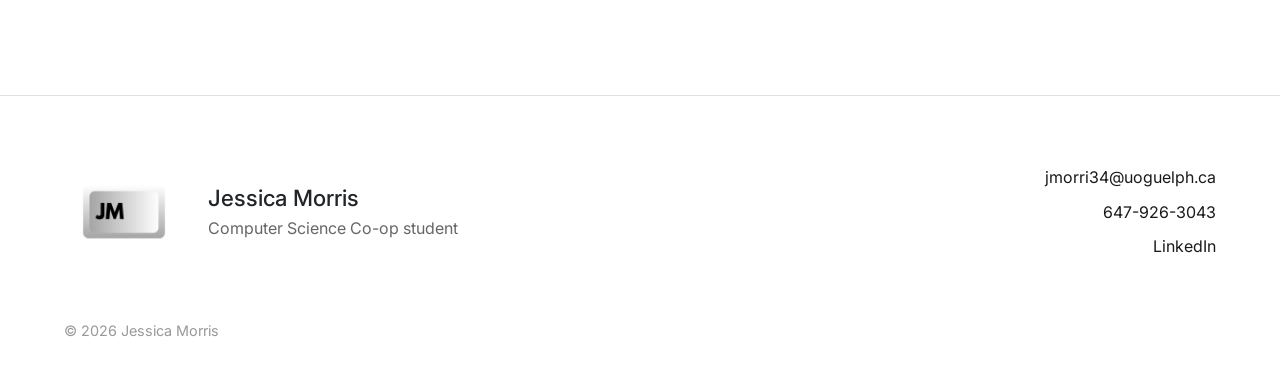
<file: education.html>
<!doctype html>
<html lang="en">
<head>
  <meta charset="utf-8">

  <!-- Tab Title -->
  <meta name="viewport" content="width=device-width, initial-scale=1">
  <title>Jessica Morris ~ Portfolio</title>

  <!-- Stylesheets -->
  <link href="https://cdn.jsdelivr.net/npm/bootstrap@5.3.8/dist/css/bootstrap.min.css" rel="stylesheet" integrity="sha384-sRIl4kxILFvY47J16cr9ZwB07vP4J8+LH7qKQnuqkuIAvNWLzeN8tE5YBujZqJLB" crossorigin="anonymous">
  <link rel="preconnect" href="https://fonts.googleapis.com">
  <link rel="preconnect" href="https://fonts.gstatic.com" crossorigin>
  <link href="https://fonts.googleapis.com/css2?family=Inter:wght@400;600;700&display=swap" rel="stylesheet">
  <link href="style.css" rel="stylesheet">

</head>

<body>

  <!-- Header -->
  <header class="border-bottom mb-5">
  <nav class="navbar py-0">
    <div class="container-fluid px-4">

      <div class="d-flex align-items-center gap-5">
        <a href="index.html">
            <img src="JM.png" alt="" width="200" height="200">
        </a>
        <div>
          <h1 class="mb-1">Jessica Morris</h1>
          <p class="text-secondary mb-0">Welcome to my site.</p>
        </div>
      </div>

      <!-- Hamburger Button -->
      <button class="navbar-toggler border-0" type="button"
              data-bs-toggle="offcanvas" data-bs-target="#sideNav"
              aria-controls="sideNav" aria-label="Toggle navigation">
        <span class="navbar-toggler-icon"></span>
      </button>

    </div>
  </nav>
</header>

<!-- Side Bar Pop-Out -->
  <div class="offcanvas offcanvas-end" tabindex="-1" id="sideNav" aria-labelledby="sideNavLabel">
    <div class="offcanvas-header">
      <h2 class="offcanvas-title h5 mb-0" id="sideNavLabel">Menu</h2>
      <button type="button" class="btn-close" data-bs-dismiss="offcanvas" aria-label="Close"></button>
    </div>
    <div class="offcanvas-body">
      <div class="d-flex flex-column gap-3">
        <a href="about.html" class="btn btn-nav">About Me</a>
        <a href="education.html" class="btn btn-nav">Education</a>
        <a href="coop.html" class="btn btn-nav">Co-op S26</a>
        <a href="resume.html" class="btn btn-nav">Resume</a>
      </div>
    </div>
  </div>

  <!-- Bootstrap JS -->
  <script src="https://cdn.jsdelivr.net/npm/bootstrap@5.3.8/dist/js/bootstrap.bundle.min.js" integrity="sha384-FKyoEForCGlyvwx9Hj09JcYn3nv7wiPVlz7YYwJrWVcXK/BmnVDxM+D2scQbITxI" crossorigin="anonymous"></script>


<!-- Education Timeline -->
  <section class="py-5">

    <div class="timeline">
      <div class="timeline-line"></div>

      <div class="timeline-item reveal">
        <div class="timeline-logo">
          <img src="kingspan_logo.png" alt="Kingspan">
        </div>
        <p class="text-secondary mb-1">2025 – Present</p>
        <h3 class="h5">IT Intern</h3>
        <h6 class="mb-2">Kingspan Insulated Panels</h6>
        <p> Integrated in the IT team</p>
        <p> Shadowed: System Admin, System Engineer, Service Delivery, Security, and Applications</p>
        <p> Areas of work: Power app development, UI design, infrastructure, network management, flow creation and integration</p>
    </div>

      <div class="timeline-item reveal">
        <div class="timeline-logo">
          <img src="guelph_logo.png" alt="University of Guelph">
        </div>
        <p class="text-secondary mb-1">2024 – Present</p>
        <h3 class="h5">Bachelor of Computer Science Co-op</h3>
        <h6 class="mb-2">University of Guelph </h6>
        <p> Dean's List 3x</p>
        <p> Courses Completed: Chemistry I, Intro to Accounting, Discrete Structures I & II, Calculus I, Linear Algebra, Programming I & II, Data Structures, Microcomputing, Operating Systems, Proofs Sets and Numbers, History of Science and Technology, UI Design, Web Design, Ethics of AI, Object Oriented Programming, Software System Development and Integration, Software for Legacy Sytems, Analysis and Design of Computer Algorithms</p>
      </div>

      <div class="timeline-item reveal">
        <div class="timeline-logo">
          <img src="carter_logo.jpg" alt="Cardinal Carter Catholic High School">
        </div>
        <p class="text-secondary mb-1">2020 – 2024</p>
        <h3 class="h5">Cardinal Carter Catholic Highschool</h3>
        <p class="mb-2">Ontario Secondary School Diploma</p>
        <p class="mb-2">Honour Roll</p>
        <p class="mb-2">Ontario Scholar</p>
        <p class="mb-2">Awards: Visual Arts Award, Photography Award, Computer Science Award</p>
        <p class="mb-2">Clubs: Chaplaincy Councel member</p>
      </div>
    </div>
  </section>

<!--FOOTER-->

<footer class="site-footer">
  <div class="footer-inner">

    <div class="footer-brand">
      <img src="JM.png" alt="" width="120" height="120">
      <div>
        <h2>Jessica Morris</h2>
        <p>Computer Science Co-op student</p>
      </div>
    </div>

    <nav class="footer-links" aria-label="Contact">
      <a href="mailto:jmorri34@uoguelph.ca">jmorri34@uoguelph.ca</a>
      <a href="tel:+16479263043">647-926-3043</a>
      <a href="https://www.linkedin.com/in/jessica-morris-78a39537b" target="_blank" rel="noopener">LinkedIn</a>
    </nav>

  </div>

  <p class="footer-fine">&copy; 2026 Jessica Morris</p>
</footer>

</body>
</html>
</file>
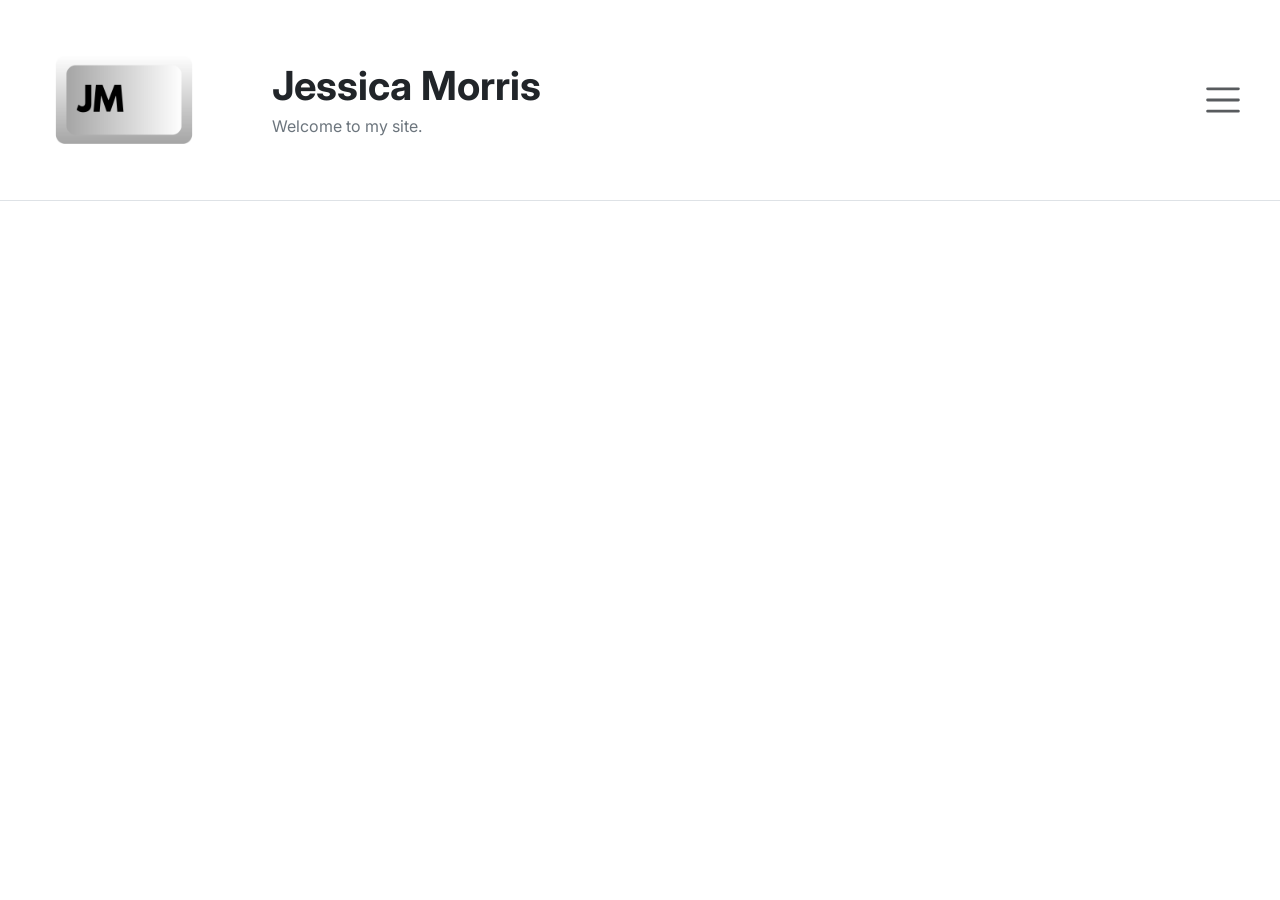
<file: projects.html>
<!doctype html>
<html lang="en">
<head>
  <meta charset="utf-8">

  <!-- Tab Title -->
  <meta name="viewport" content="width=device-width, initial-scale=1">
  <title>Jessica Morris ~ Portfolio</title>

  <!-- Stylesheets -->
  <link href="https://cdn.jsdelivr.net/npm/bootstrap@5.3.8/dist/css/bootstrap.min.css" rel="stylesheet" integrity="sha384-sRIl4kxILFvY47J16cr9ZwB07vP4J8+LH7qKQnuqkuIAvNWLzeN8tE5YBujZqJLB" crossorigin="anonymous">
  <link rel="preconnect" href="https://fonts.googleapis.com">
  <link rel="preconnect" href="https://fonts.gstatic.com" crossorigin>
  <link href="https://fonts.googleapis.com/css2?family=Inter:wght@400;600;700&display=swap" rel="stylesheet">
  <link href="style.css" rel="stylesheet">

</head>

<body>

  <!-- Header -->
  <header class="border-bottom mb-5">
  <nav class="navbar py-0">
    <div class="container-fluid px-4">

      <div class="d-flex align-items-center gap-5">
        <a href="home.html">
            <img src="JM.png" alt="" width="200" height="200">
        </a>
        <div>
          <h1 class="mb-1">Jessica Morris</h1>
          <p class="text-secondary mb-0">Welcome to my site.</p>
        </div>
      </div>

      <!-- Hamburger Button -->
      <button class="navbar-toggler border-0" type="button"
              data-bs-toggle="offcanvas" data-bs-target="#sideNav"
              aria-controls="sideNav" aria-label="Toggle navigation">
        <span class="navbar-toggler-icon"></span>
      </button>

    </div>
  </nav>
</header>

<!-- Side Bar Pop-Out -->
  <div class="offcanvas offcanvas-end" tabindex="-1" id="sideNav" aria-labelledby="sideNavLabel">
    <div class="offcanvas-header">
      <h2 class="offcanvas-title h5 mb-0" id="sideNavLabel">Menu</h2>
      <button type="button" class="btn-close" data-bs-dismiss="offcanvas" aria-label="Close"></button>
    </div>
    <div class="offcanvas-body">
      <div class="d-flex flex-column gap-3">
        <a href="about.html" class="btn btn-nav">About Me</a>
        <a href="education.html" class="btn btn-nav">Education</a>
        <a href="coop.html" class="btn btn-nav">Co-op S26</a>
        <a href="resume.html" class="btn btn-nav">Resume</a>
      </div>
    </div>
  </div>

  <!-- Bootstrap JS -->
  <script src="https://cdn.jsdelivr.net/npm/bootstrap@5.3.8/dist/js/bootstrap.bundle.min.js" integrity="sha384-FKyoEForCGlyvwx9Hj09JcYn3nv7wiPVlz7YYwJrWVcXK/BmnVDxM+D2scQbITxI" crossorigin="anonymous"></script>

</body>
</html>
</file>
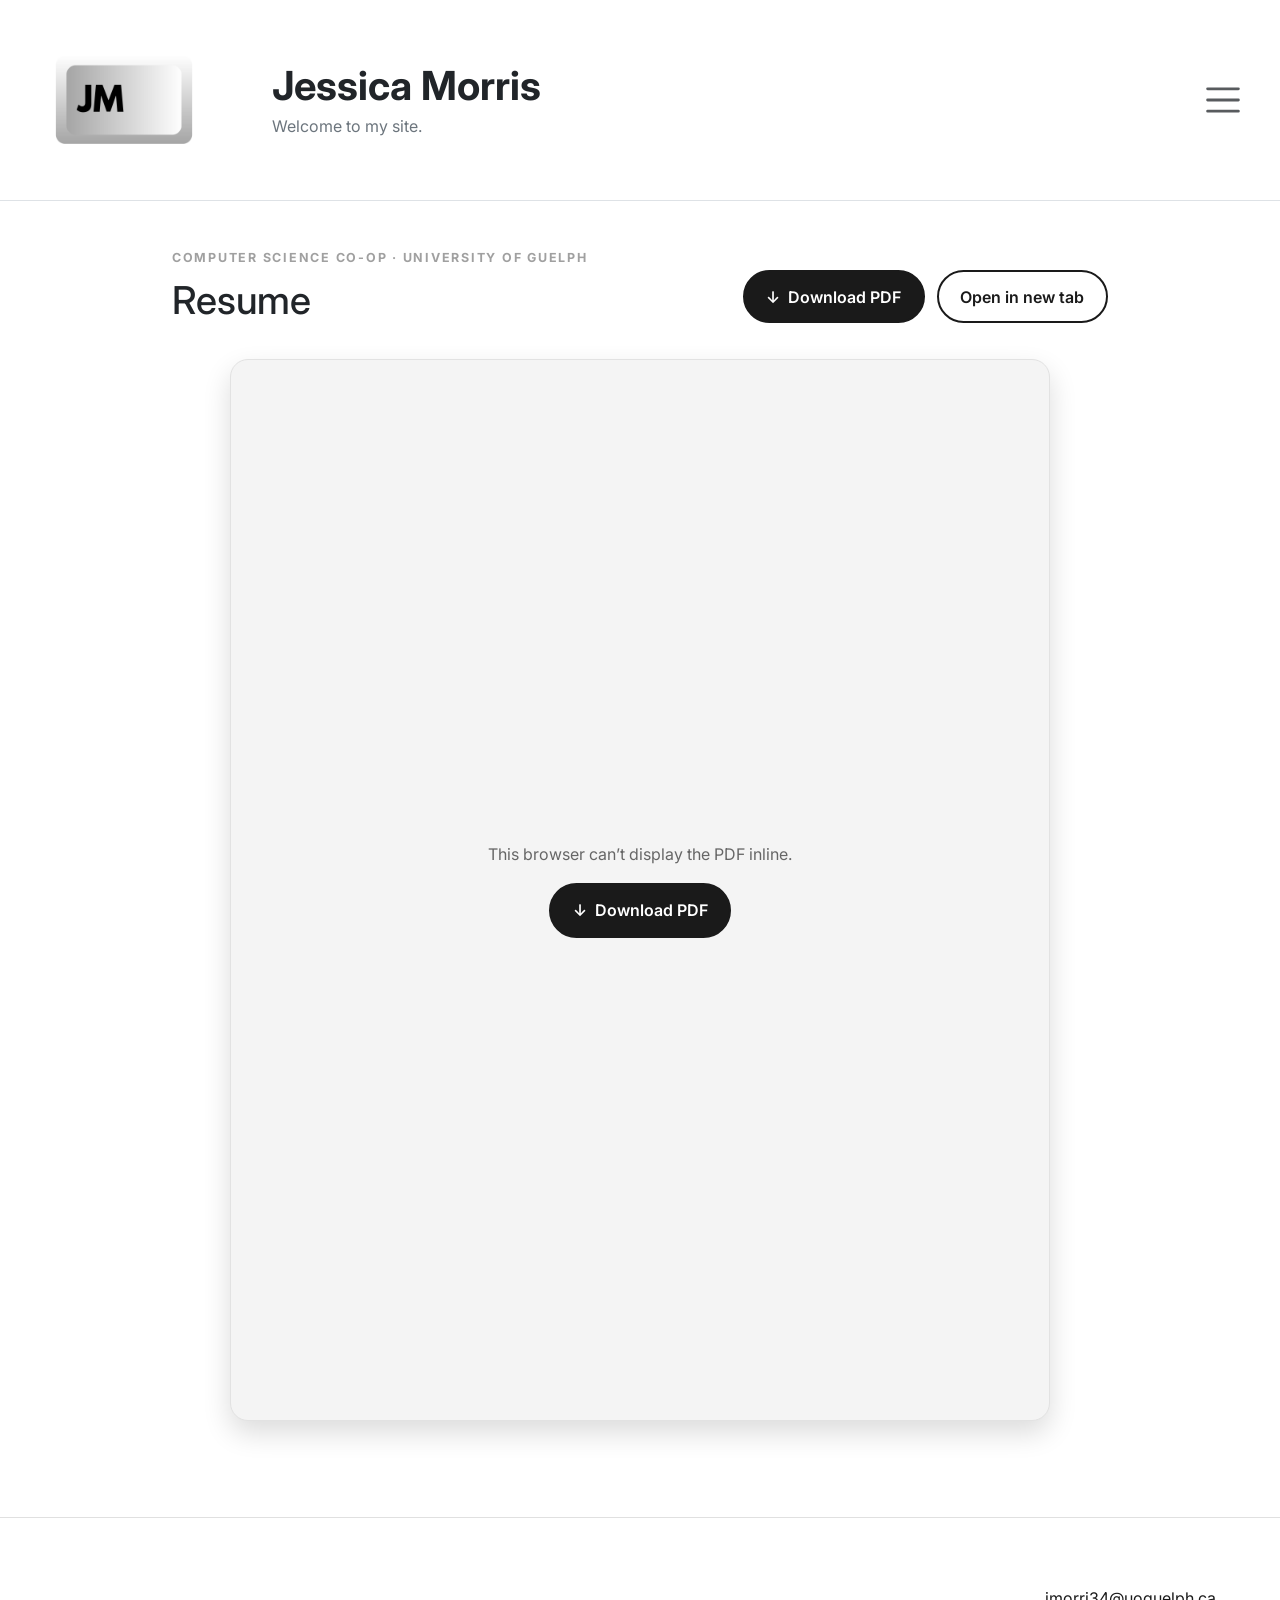
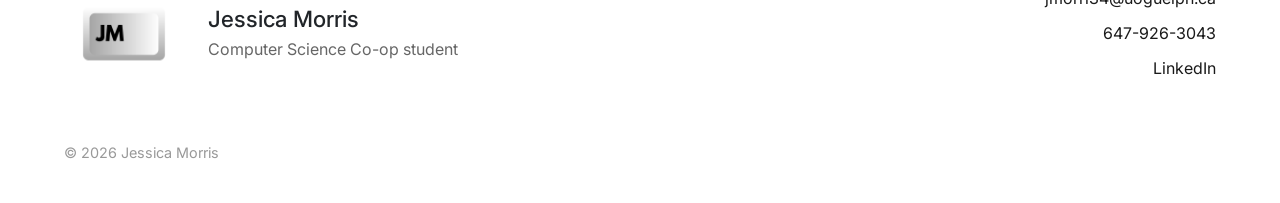
<file: resume.html>
<!doctype html>
<html lang="en">
<head>
  <meta charset="utf-8">

  <!-- Tab Title -->
  <meta name="viewport" content="width=device-width, initial-scale=1">
  <title>Jessica Morris ~ Portfolio</title>

  <!-- Stylesheets -->
  <link href="https://cdn.jsdelivr.net/npm/bootstrap@5.3.8/dist/css/bootstrap.min.css" rel="stylesheet" integrity="sha384-sRIl4kxILFvY47J16cr9ZwB07vP4J8+LH7qKQnuqkuIAvNWLzeN8tE5YBujZqJLB" crossorigin="anonymous">
  <link rel="preconnect" href="https://fonts.googleapis.com">
  <link rel="preconnect" href="https://fonts.gstatic.com" crossorigin>
  <link href="https://fonts.googleapis.com/css2?family=Inter:wght@400;600;700&display=swap" rel="stylesheet">
  <link href="style.css" rel="stylesheet">

</head>

<body>

  <!-- Header -->
  <header class="border-bottom mb-5">
  <nav class="navbar py-0">
    <div class="container-fluid px-4">

      <div class="d-flex align-items-center gap-5">
        <a href="index.html">
            <img src="JM.png" alt="" width="200" height="200">
        </a>
        <div>
          <h1 class="mb-1">Jessica Morris</h1>
          <p class="text-secondary mb-0">Welcome to my site.</p>
        </div>
      </div>

      <!-- Hamburger Button -->
      <button class="navbar-toggler border-0" type="button"
              data-bs-toggle="offcanvas" data-bs-target="#sideNav"
              aria-controls="sideNav" aria-label="Toggle navigation">
        <span class="navbar-toggler-icon"></span>
      </button>

    </div>
  </nav>
</header>

<!-- Side Bar Pop-Out -->
  <div class="offcanvas offcanvas-end" tabindex="-1" id="sideNav" aria-labelledby="sideNavLabel">
    <div class="offcanvas-header">
      <h2 class="offcanvas-title h5 mb-0" id="sideNavLabel">Menu</h2>
      <button type="button" class="btn-close" data-bs-dismiss="offcanvas" aria-label="Close"></button>
    </div>
    <div class="offcanvas-body">
      <div class="d-flex flex-column gap-3">
        <a href="about.html" class="btn btn-nav">About Me</a>
        <a href="education.html" class="btn btn-nav">Education</a>
        <a href="coop.html" class="btn btn-nav">Co-op S26</a>
        <a href="resume.html" class="btn btn-nav">Resume</a>
      </div>
    </div>
  </div>

  <!-- Bootstrap JS -->
  <script src="https://cdn.jsdelivr.net/npm/bootstrap@5.3.8/dist/js/bootstrap.bundle.min.js" integrity="sha384-FKyoEForCGlyvwx9Hj09JcYn3nv7wiPVlz7YYwJrWVcXK/BmnVDxM+D2scQbITxI" crossorigin="anonymous"></script>

<main class="resume">

  <div class="resume-head">
    <div>
      <p class="kicker">Computer Science Co-op &middot; University of Guelph</p>
      <h2>Resume</h2>
    </div>

    <div class="resume-actions">
      <a class="btn-pdf" href="resume.pdf" download="Jessica-Morris-Resume.pdf">
        &#8595;&nbsp; Download PDF
      </a>
      <a class="btn-pdf secondary" href="resume.pdf" target="_blank" rel="noopener">
        Open in new tab
      </a>
    </div>
  </div>

  <!-- Inline preview, with a link for browsers that won't render PDFs -->
  <div class="pdf-frame">
    <object data="resume.pdf#view=FitH" type="application/pdf" aria-label="Resume preview">
      <p class="pdf-fallback">
        This browser can&rsquo;t display the PDF inline.
        <a class="btn-pdf" href="resume.pdf" download="Jessica-Morris-Resume.pdf">&#8595;&nbsp; Download PDF</a>
      </p>
    </object>
  </div>

</main>

<!--FOOTER-->

<footer class="site-footer">
  <div class="footer-inner">

    <div class="footer-brand">
      <img src="JM.png" alt="" width="120" height="120">
      <div>
        <h2>Jessica Morris</h2>
        <p>Computer Science Co-op student</p>
      </div>
    </div>

    <nav class="footer-links" aria-label="Contact">
      <a href="mailto:jmorri34@uoguelph.ca">jmorri34@uoguelph.ca</a>
      <a href="tel:+16479263043">647-926-3043</a>
      <a href="https://linkedin.com/in/yourname" target="_blank" rel="noopener">LinkedIn</a>
    </nav>

  </div>

  <p class="footer-fine">&copy; 2026 Jessica Morris</p>
</footer>

</body>
</html>
</file>
<file: style.css>
.btn-nav {
  background-color: #dbd7d7;
  color: #737272;
  border: none;
  transition: background-color 0.2s ease;
    padding: 0.9rem 1.25rem;
  font-size: 1.15rem;
}

.btn-nav:hover,
.btn-nav:focus-visible {
  background-color: #fff;
  color: #737272;
}

.navbar-toggler {
  --bs-navbar-toggler-font-size: 1.75rem;
}

body {
  font-family: "Inter", system-ui, sans-serif;
}


h1 {
  font-weight: 700;
}

.btn {
  --bs-btn-font-weight: 600;
}

/* STICKY HEADER */

header {
  position: sticky;
  top: 0;
  z-index: 1030;
  background: #fff;
}

@media (prefers-reduced-motion: no-preference) {
  @supports (animation-timeline: scroll()) {
    header {
      animation: header-out linear both;
      animation-timeline: scroll();
      animation-range: 0 280px;
    }
  }
}

@keyframes header-out {
  to {
    opacity: 0;
    transform: translateY(-100%);
  }
}

/* SCROLL TIMELINE */

/* left to right: logo slot | line + node | content */
.timeline {
  position: relative;
  padding-left: 150px;
  padding-block: 4rem 2rem;
  max-width: 830px;
  margin-inline: auto;
}

.timeline-line {
  position: absolute;
  left: 112.5px;
  top: 0;
  bottom: 0;
  width: 3px;
  background: #333;
  transform-origin: top;
}

.timeline-logo {
  position: absolute;
  left: -150px;
  top: -10px;
  width: 80px;
  height: 80px;
  border-radius: 14px;
  background: #fff;
  border: 1px solid #e6e6e6;
  box-shadow: 0 3px 9px rgba(0,0,0,0.09);
  display: flex;
  align-items: center;
  justify-content: center;
  overflow: hidden;
  padding: 9px;
  /* placeholder look until a logo is dropped in */
  color: #b5b5b5;
  font-family: "JetBrains Mono", monospace;
  font-size: 0.6rem;
  text-align: center;
  line-height: 1.2;
}

.timeline-logo:has(img) {
  border-style: solid;
}

.timeline-logo:not(:has(img)) {
  border-style: dashed;
  background: #fafafa;
}

.timeline-logo img {
  width: 100%;
  height: 100%;
  object-fit: contain;
}

/* the long gaps are the point: they give the line room to draw
   between entries as you scroll */
.timeline-item {
  position: relative;
  padding-bottom: clamp(9rem, 22vh, 17rem);
}

.timeline-item:last-child { padding-bottom: 3rem; }

.timeline-item::before {
  content: "";
  position: absolute;
  left: -40px;
  top: 4px;
  width: 16px;
  height: 16px;
  border-radius: 50%;
  background: #333;
}

@media (prefers-reduced-motion: no-preference) {
  @supports (animation-timeline: view()) {
    /* the line is taller than the viewport, so it tracks the whole
       cover range rather than the entry phase */
    .timeline-line {
      animation: draw-line linear both;
      animation-timeline: view();
      animation-range: cover 0% cover 78%;
    }

    .timeline-item {
      animation: fade-in linear both;
      animation-timeline: view();
      animation-range: entry 10% entry 50%;
    }

    .timeline-item::before {
      animation: dot-pop linear both;
      animation-timeline: view();
      animation-range: entry 15% entry 55%;
    }
  }
}

@keyframes draw-line {
  from { transform: scaleY(0); }
  to   { transform: scaleY(1); }
}

@keyframes fade-in {
  from { opacity: 0; transform: translateX(20px); }
  to   { opacity: 1; transform: translateX(0); }
}

@keyframes dot-pop {
  from { transform: scale(0); }
  to   { transform: scale(1); }
}

@media (max-width: 600px) {
  .timeline { padding-left: 100px; }
  .timeline-line { left: 74.5px; }
  .timeline-item::before { left: -32px; }
  .timeline-logo { left: -100px; top: -6px; width: 52px; height: 52px; border-radius: 11px; padding: 6px; }
}

/*KEY PRESS*/

/* ---------- hero keyboard ---------- */

.hero {
  height: 190vh;
  padding: 0;
  display: block;
}

.hero-inner {
  position: sticky;
  top: 110px;
  height: 100vh;
  display: flex;
  flex-direction: column;
  align-items: center;
  justify-content: flex-start;
  gap: 2.5rem;
  padding: 8rem 1rem;
}

.screen {
  text-align: center;
  font-family: "JetBrains Mono", monospace;
  font-weight: 700;
  font-size: clamp(1.6rem, 5vw, 3rem);
  letter-spacing: 0.02em;
  min-height: 1.4em;
  white-space: pre;
}

.screen .ch { opacity: 0; }

.caret {
  display: inline-block;
  width: 0.55em;
  height: 1em;
  background: #111;
  vertical-align: -0.12em;
  animation: blink 1s steps(1, end) infinite;
}

@keyframes blink { 50% { opacity: 0; } }

.keyboard {
  display: flex;
  flex-direction: column;
  align-items: center;
  width: fit-content;
  margin-inline: auto;
  gap: 10px;
  padding: 20px;
  border-radius: 20px;
  background: #bdbdbd;
  box-shadow: inset 0 3px 8px rgba(0,0,0,0.25), 0 18px 30px rgba(0,0,0,0.18);
}

.krow { display: flex; gap: 10px; }

.key {
  --size: clamp(34px, 7.6vw, 76px);
  width: var(--size);
  height: var(--size);
  border-radius: 11px;
  background: linear-gradient(#fcfcfc, #dcdcdc);
  border-top: 1px solid #fff;
  box-shadow: 0 5px 0 #9e9e9e, 0 9px 12px rgba(0,0,0,0.28);
  display: flex;
  align-items: center;
  justify-content: center;
  font-size: calc(var(--size) * 0.36);
  font-weight: 700;
  color: #1c1c1c;
  user-select: none;
}

.key.space { width: calc(var(--size) * 6); }

@keyframes keypress {
  0%   { transform: translateY(0);
         box-shadow: 0 5px 0 #9e9e9e, 0 9px 12px rgba(0,0,0,0.28);
         background: linear-gradient(#fcfcfc, #dcdcdc); }
  45%  { transform: translateY(5px);
         box-shadow: 0 0 0 #9e9e9e, 0 2px 4px rgba(0,0,0,0.35);
         background: linear-gradient(#9c9c9c, #7e7e7e); }
  100% { transform: translateY(0);
         box-shadow: 0 5px 0 #9e9e9e, 0 9px 12px rgba(0,0,0,0.28);
         background: linear-gradient(#fcfcfc, #dcdcdc); }
}

@keyframes appear {
  0%, 40%   { opacity: 0; }
  41%, 100% { opacity: 1; }
}

@media (prefers-reduced-motion: no-preference) {
  @supports (animation-timeline: scroll(root)) {
    .typed,
    .screen .ch {
      animation-timeline: scroll(root);
      animation-timing-function: linear;
      animation-fill-mode: both;
    }
    .screen .ch { animation-name: appear; }
  }
}

@supports not (animation-timeline: scroll(root)) {
  .screen .ch { opacity: 1; }
}

/*SCROLL CUE*/

/* hidden by default: without scroll-driven animation there is no way to fade it
   out again, and a permanent arrow is worse than none */
.scroll-cue {
  display: none;
  position: fixed;
  left: 50%;
  bottom: 1.75rem;
  transform: translateX(-50%);
  color: #b5b5b5;
  pointer-events: none;
  z-index: 5;
}

.scroll-cue svg {
  width: 26px;
  height: 26px;
  display: block;
}

@keyframes cue-out {
  to { opacity: 0; visibility: hidden; }
}

@keyframes cue-bob {
  0%, 100% { transform: translateY(0); }
  50%      { transform: translateY(7px); }
}

@supports (animation-timeline: scroll(root)) {
  .scroll-cue {
    display: block;
    animation: cue-out linear both;
    animation-timeline: scroll(root);
    animation-range: 90px 380px;
  }

  .scroll-cue svg {
    animation: cue-bob 1.9s ease-in-out infinite;
  }
}

@media (prefers-reduced-motion: reduce) {
  .scroll-cue svg { animation: none; }
}

/*CARDS*/

.folders {
  max-width: 1240px;
  margin-inline: auto;
  padding-inline: 2rem;
}

.folder-row {
  display: flex;
  align-items: flex-start;
  gap: 3rem;
  margin-bottom: 4rem;
}

.folder-row:nth-child(even) {
  flex-direction: row-reverse;
}

.folder-row:last-child { margin-bottom: 0; }

/* the folder itself */
.folder {
  position: relative;
  flex: 0 0 280px;
  height: 190px;
  margin-top: 26px;
  background: var(--folder);
  border-radius: 0 12px 12px 12px;
  box-shadow: 0 6px 14px rgba(0,0,0,0.14);
  display: flex;
  align-items: flex-start;
  justify-content: flex-start;
  padding: 1.23rem 1.5rem;
  text-decoration: none;
  color: #1a1a1a;
  transition: transform 0.2s ease, box-shadow 0.2s ease;
}

/* the tab */
.folder::before {
  content: "";
  position: absolute;
  top: -26px;
  left: 0;
  width: 130px;
  height: 28px;
  background: var(--folder);
  border-radius: 12px 12px 0 0;
}

.folder:hover,
.folder:focus-visible {
  transform: translateY(-6px);
  box-shadow: 0 14px 24px rgba(0,0,0,0.2);
}

.folder-title {
  font-size: 1.5rem;
  font-weight: 700;
  text-align: center;
  padding: 0 1rem;
}

.folder-desc {
  flex: 1;
  font-size: 1.15rem;
  line-height: 1.7;
}

.folder-desc h2 { 
  font-size: 1.4rem; 
  margin: 0 0 0.6rem; 
}

.folder-desc p { 
  margin: 0 0 1rem; 
  color: #4a4a4a;
  font-weight: 400; }

.folder-link { 
  font-size: 0.95rem; 
  color: #666; }

@media (max-width: 767px) {
  .folder-row,
  .folder-row:nth-child(even) {
    flex-direction: column;
    text-align: center;
    gap: 1.5rem;
  }
  .folder { flex: 0 0 auto; width: 100%; max-width: 320px; }
}

/*CO-OP PAGE*/

.coop,
.about {
  max-width: 1000px;
  margin-inline: auto;
  padding-inline: 2rem;
}

.coop section,
.about section { padding-block: 4.5rem; scroll-margin-top: 1.5rem; }

.coop section + section,
.about section + section { border-top: 1px solid #ececec; }

html { scroll-behavior: smooth; }

@media (prefers-reduced-motion: reduce) {
  html { scroll-behavior: auto; }
}

/* ---------- section nav ----------
   The content column stays centred on the page at every width. Narrow screens
   get a horizontal strip above the content; wide screens lift the rail out of
   the flow entirely and park it in the empty left margin, so it never steals
   width from the report. */

.coop-layout { display: block; }

/* browsers without scroll-driven animation keep the tall page header pinned,
   so anchor targets have to clear it */
@supports not (animation-timeline: scroll()) {
  .coop section,
  .about section { scroll-margin-top: 215px; }
}

.section-nav {
  display: flex;
  gap: 0.4rem;
  overflow-x: auto;
  padding: 2.5rem 0 0.5rem;
  border-bottom: 1px solid #ececec;
}

.section-nav-title {
  display: none;
  font-size: 0.72rem;
  letter-spacing: 0.14em;
  text-transform: uppercase;
  color: #a0a0a0;
  font-weight: 700;
  margin: 0 0 0.9rem;
  padding-left: 0.8rem;
}

.section-nav a {
  display: block;
  white-space: nowrap;
  padding: 0.5rem 0.7rem;
  border-bottom: 3px solid #ececec;
  color: #6b6b6b;
  text-decoration: none;
  font-size: 0.95rem;
  line-height: 1.35;
  transition: color 0.15s ease, border-color 0.15s ease, background 0.15s ease;
}

.section-nav a:hover,
.section-nav a:focus-visible {
  color: #1a1a1a;
  border-color: #b9b9b9;
  background: #fafafa;
}

.section-nav a.active {
  color: #1a1a1a;
  font-weight: 700;
  border-color: #de3131;
  background: #fafafa;
}

/* wide screens: rail pinned in the left margin, content untouched */
@media (min-width: 1440px) {
  .section-nav {
    position: fixed;
    top: 50%;
    transform: translateY(-50%);
    left: calc(50% - 700px);
    width: 175px;
    display: block;
    overflow-x: visible;
    max-height: 80vh;
    overflow-y: auto;
    padding: 0;
    border-bottom: 0;
    transition: opacity 0.2s ease;
  }

  .section-nav-title { display: block; }

  .section-nav a {
    white-space: normal;
    padding: 0.55rem 0.8rem;
    border-bottom: 0;
    border-left: 3px solid #ececec;
  }

  /* fades out over the footer so it can't sit on top of it */
  .section-nav.is-hidden {
    opacity: 0;
    pointer-events: none;
  }
}

.kicker {
  text-transform: uppercase;
  letter-spacing: 0.14em;
  font-size: 0.78rem;
  font-weight: 700;
  color: #a0a0a0;
  margin: 0 0 0.6rem;
}

.coop h2,
.about h2 {
  font-size: clamp(1.7rem, 3.5vw, 2.4rem);
  margin: 0 0 1.75rem;
}

.lead {
  font-size: 1.3rem;
  line-height: 1.65;
  font-weight: 400;
  max-width: 34ch;
  margin: 0 0 1rem;
}

.coop p,
.about p { font-weight: 400; }

/* ---------- stat tiles ---------- */

.stats {
  display: grid;
  grid-template-columns: repeat(auto-fit, minmax(180px, 1fr));
  gap: 1.25rem;
}

.stat {
  padding: 1.5rem 1.6rem;
  border-radius: 16px;
  background: #f7f7f7;
  border-left: 7px solid var(--accent);
}

.stat b {
  display: block;
  font-size: 2.3rem;
  line-height: 1;
  margin-bottom: 0.5rem;
}

.stat span {
  color: #666;
  font-size: 0.95rem;
  line-height: 1.45;
  display: block;
}

/* ---------- colour tiles ---------- */

.tiles {
  display: grid;
  grid-template-columns: repeat(auto-fit, minmax(255px, 1fr));
  gap: 1.5rem;
}

.tile {
  background: var(--tile);
  border-radius: 18px;
  padding: 1.7rem;
  box-shadow: 0 6px 14px rgba(0,0,0,0.13);
  transition: transform 0.2s ease, box-shadow 0.2s ease;
}

.tile:hover {
  transform: translateY(-6px);
  box-shadow: 0 14px 24px rgba(0,0,0,0.18);
}

.tile h3 {
  font-size: 1.15rem;
  font-weight: 700;
  margin: 0 0 0.6rem;
}

.tile p, .tile ul {
  margin: 0;
  font-size: 1rem;
  line-height: 1.6;
}

.tile ul { padding-left: 1.1rem; }

.tile .tag {
  display: inline-block;
  font-size: 0.72rem;
  font-weight: 700;
  letter-spacing: 0.12em;
  text-transform: uppercase;
  opacity: 0.5;
  margin-bottom: 0.7rem;
}

/* ---------- readable prose ---------- */

.prose p {
  max-width: 64ch;
  line-height: 1.75;
  margin: 0 0 1.15rem;
  color: #2e2e2e;
  font-size: 1.05rem;
}

.prose p:last-child { margin-bottom: 0; }

.pull {
  font-size: clamp(1.3rem, 2.7vw, 1.95rem);
  font-weight: 700;
  line-height: 1.35;
  max-width: 30ch;
  margin: 3rem 0;
  padding-left: 1.6rem;
  border-left: 8px solid var(--accent, #de3131);
}

/* ---------- project spotlight ---------- */

.spotlight {
  background: #1b1b1b;
  color: #ededed;
  border-radius: 24px;
  padding: clamp(1.75rem, 4vw, 2.75rem);
  margin-bottom: 2rem;
}

.spotlight .tag { color: #09b01a; opacity: 1; }
.spotlight h3 { color: #fff; font-size: 1.5rem; margin: 0 0 1.1rem; }
.spotlight p { max-width: 62ch; line-height: 1.75; color: #cfcfcf; margin: 0 0 1.1rem; }
.spotlight strong { color: #fff; }

.steps {
  counter-reset: step;
  list-style: none;
  padding: 0;
  margin: 1.75rem 0 0;
}

.steps li {
  counter-increment: step;
  position: relative;
  padding-left: 3.25rem;
  margin-bottom: 1.1rem;
  line-height: 1.65;
  color: #cfcfcf;
}

.steps li:last-child { margin-bottom: 0; }

.steps li::before {
  content: counter(step);
  position: absolute;
  left: 0;
  top: -2px;
  width: 2.15rem;
  height: 2.15rem;
  border-radius: 50%;
  background: #09b01a;
  color: #10250f;
  font-weight: 700;
  font-size: 0.9rem;
  display: flex;
  align-items: center;
  justify-content: center;
}

/* ---------- goal cards ---------- */

.goalcard {
  border: 1px solid #e8e8e8;
  border-top: 9px solid var(--accent);
  border-radius: 20px;
  padding: clamp(1.4rem, 3vw, 2rem);
  margin-bottom: 1.75rem;
  background: #fff;
  box-shadow: 0 4px 14px rgba(0,0,0,0.05);
}

.goalcard .top {
  display: flex;
  justify-content: space-between;
  align-items: flex-start;
  gap: 1.25rem;
  flex-wrap: wrap;
}

.goalcard h3 {
  font-size: 1.35rem;
  margin: 0;
  flex: 1 1 240px;
}

.goalcard .block { margin-top: 1.5rem; }

.goalcard .block h4 {
  font-size: 0.75rem;
  letter-spacing: 0.13em;
  text-transform: uppercase;
  color: #a0a0a0;
  font-weight: 700;
  margin: 0 0 0.5rem;
}

.goalcard p {
  max-width: 66ch;
  line-height: 1.72;
  color: #333;
  margin: 0 0 0.9rem;
}

.goalcard p:last-child { margin-bottom: 0; }

.verdict {
  background: #f7f7f7;
  border-radius: 14px;
  padding: 1.2rem 1.35rem;
  margin-top: 1.5rem;
}

.verdict h4 { color: #7a7a7a; }

.pill {
  flex: 0 0 auto;
  font-size: 0.75rem;
  font-weight: 700;
  letter-spacing: 0.06em;
  text-transform: uppercase;
  padding: 0.4rem 0.85rem;
  border-radius: 999px;
  margin-top: 0.15rem;
}

.pill.done    { background: #09b01a; color: #fff; }
.pill.partial { background: #fad337; color: #1a1a1a; }
.pill.next    { background: #d8cee4; color: #1a1a1a; }

/* ---------- photo gallery ---------- */

.gallery {
  display: grid;
  grid-template-columns: repeat(2, minmax(0, 1fr));
  gap: 3rem 2.25rem;
}

/* first photo runs the full width as the feature image */
.gallery .shot:first-child { grid-column: 1 / -1; }
.gallery .shot:first-child .frame { aspect-ratio: 16 / 9; transform: none; }
.gallery .shot:first-child figcaption { font-size: 1.08rem; max-width: 70ch; }

.shot { margin: 0; }

.frame {
  aspect-ratio: 4 / 3;
  border-radius: 16px;
  background: #f4f4f4;
  border: 2px dashed #c9c9c9;
  display: flex;
  align-items: center;
  justify-content: center;
  text-align: center;
  padding: 1rem;
  color: #a5a5a5;
  font-size: 0.85rem;
  font-family: "JetBrains Mono", monospace;
  overflow: hidden;
  box-shadow: 0 8px 18px rgba(0,0,0,0.10);
  transition: transform 0.25s ease;
}

/* a frame holding a real photo loses the dashed placeholder look */
.frame:has(img) {
  padding: 0;
  border: 0;
  background: #ededed;
}

.frame img {
  width: 100%;
  height: 100%;
  object-fit: cover;
  border-radius: inherit;
}

.gallery .shot:nth-child(odd)  .frame { transform: rotate(-1.2deg); }
.gallery .shot:nth-child(even) .frame { transform: rotate(1.4deg); }
.gallery .shot:hover .frame { transform: rotate(0) scale(1.02); }

.shot figcaption {
  margin-top: 1.1rem;
  font-size: 0.98rem;
  color: #555;
  line-height: 1.6;
}

.shot figcaption b {
  display: block;
  color: #1a1a1a;
  margin-bottom: 0.25rem;
  font-size: 1.05rem;
}

@media (max-width: 767px) {
  .gallery { grid-template-columns: minmax(0, 1fr); gap: 2.5rem; }
  .gallery .shot:first-child .frame { aspect-ratio: 4 / 3; }
}

/* ---------- employer image band ---------- */

.imgband {
  display: grid;
  grid-template-columns: repeat(2, minmax(0, 1fr));
  gap: 2.5rem 2rem;
  margin-bottom: 3rem;
}

.imgband .frame { aspect-ratio: 4 / 3; }

/* last photo runs the full width as the feature image */
.imgband .shot:last-child { grid-column: 1 / -1; }
.imgband .shot:last-child .frame { aspect-ratio: 16 / 9; }

.imgband figcaption {
  margin-top: 0.9rem;
  font-size: 0.96rem;
  color: #666;
  line-height: 1.55;
}

.imgband figcaption b { font-size: 1.02rem; }

.imgband .shot:hover .frame { transform: scale(1.02); }

@media (max-width: 767px) {
  .imgband { grid-template-columns: minmax(0, 1fr); gap: 2rem; }
  .imgband .shot:last-child .frame { aspect-ratio: 4 / 3; }
}

/* ---------- thanks card ---------- */

.thanks {
  background: #d8cee4;
  border-radius: 22px;
  padding: 2.25rem;
  display: flex;
  gap: 2.25rem;
  align-items: center;
  flex-wrap: wrap;
}

.thanks .frame {
  flex: 0 0 360px;
  transform: none;
  background: rgba(255,255,255,0.55);
  border-color: rgba(0,0,0,0.18);
}

.thanks-body { flex: 1 1 300px; }

.thanks-body p { margin: 0 0 0.9rem; line-height: 1.65; }
.thanks-body p:last-child { margin-bottom: 0; }

@media (max-width: 700px) {
  .coop { padding-inline: 1.25rem; }
  .goalcard .top { flex-direction: column-reverse; align-items: flex-start; gap: 0.75rem; }
  .thanks .frame { flex: 1 1 100%; }
  .pull { margin: 2rem 0; }
  .thanks { padding: 1.5rem; }
}

/*ABOUT PAGE*/

/* intro: blurb left, self portrait right, portrait matches the text height */
.about-intro {
  display: grid;
  grid-template-columns: minmax(0, 1fr) 300px;
  gap: 3rem;
  align-items: stretch;
}

.about-portrait {
  height: 100%;
  min-height: 400px;
  border-radius: 20px;
  overflow: hidden;
  background: #f4f4f4;
  border: 2px dashed #c9c9c9;
  box-shadow: 0 10px 24px rgba(0,0,0,0.12);
  display: flex;
  align-items: center;
  justify-content: center;
  text-align: center;
  padding: 1rem;
  color: #a5a5a5;
  font-family: "JetBrains Mono", monospace;
  font-size: 0.8rem;
}

.about-portrait:has(img) {
  border: 0;
  padding: 0;
  background: #ededed;
}

.about-portrait img {
  width: 100%;
  height: 100%;
  object-fit: cover;
  display: block;
}

@media (max-width: 900px) {
  .about-intro { grid-template-columns: minmax(0, 1fr); gap: 2rem; }
  .about-portrait { min-height: 0; aspect-ratio: 4 / 5; max-width: 340px; }
}

/* interest tiles: 3 across, then the last two centred underneath.
   A 6 column track with each tile spanning 2 keeps every tile the same
   width while letting row 2 start one column in. */
.about .tiles {
  grid-template-columns: repeat(6, minmax(0, 1fr));
}

.about .tile { grid-column: span 2; }
.about .tile:nth-child(4) { grid-column: 2 / span 2; }

@media (max-width: 991px) {
  .about .tiles { grid-template-columns: repeat(2, minmax(0, 1fr)); }
  .about .tile,
  .about .tile:nth-child(4) { grid-column: auto; }
  .about .tile:nth-child(5) { grid-column: 1 / -1; }
}

@media (max-width: 600px) {
  .about .tiles { grid-template-columns: minmax(0, 1fr); }
  .about .tile:nth-child(5) { grid-column: auto; }
}

/* quiet theme divider inside the gallery */
.gallery-group { margin-top: 4rem; }
.gallery-group:first-of-type { margin-top: 0; }

.group-label {
  display: flex;
  align-items: center;
  gap: 0.9rem;
  margin-bottom: 1.2rem;
}

.group-label .name {
  font-size: 0.78rem;
  letter-spacing: 0.16em;
  text-transform: uppercase;
  font-weight: 700;
  color: #8a8a8a;
  white-space: nowrap;
}

.group-label::after {
  content: "";
  flex: 1;
  height: 1px;
  background: #ececec;
}

/* flag for calling out the highlight */
.flag {
  display: inline-block;
  font-size: 0.66rem;
  font-weight: 700;
  letter-spacing: 0.12em;
  text-transform: uppercase;
  padding: 0.3rem 0.7rem;
  border-radius: 999px;
  background: #de3131;
  color: #fff;
  white-space: nowrap;
}

/* ---------- photography: masonry columns, every photo at its own shape ---------- */

/* columns instead of a grid, so nothing is forced into a fixed box.
   the image's own width/height ratio sets the height of its frame. */
.photogrid {
  column-gap: 1.1rem;
}

.pg-strip   { column-count: 3; column-gap: 1.5rem; }
.pg-clean   { column-count: 3; column-gap: 2rem; }

/* FASHION - two lead shots run double width across the top, two more close
   it out at the bottom, and the middle four sit between them at half size. */
.pg-fashion {
  display: grid;
  grid-template-columns: repeat(4, minmax(0, 1fr));
  gap: 1.4rem;
  align-items: start;
}

.pg-fashion .ph:nth-child(1),
.pg-fashion .ph:nth-child(2),
.pg-fashion .ph:nth-child(7),
.pg-fashion .ph:nth-child(8) { grid-column: span 2; }

/* TIGHT SET - all six in one row, so each frame comes out smaller. */
.pg-tight {
  display: grid;
  grid-template-columns: repeat(6, minmax(0, 1fr));
  gap: 0.6rem;
  align-items: start;
}

/* a photo must never be sliced across a column break */
.photogrid .ph,
.photogrid figure {
  break-inside: avoid;
  -webkit-column-break-inside: avoid;
  page-break-inside: avoid;
  margin: 0 0 1.4rem;
}

.pg-clean .ph { margin-bottom: 2rem; }

/* grid gap handles the spacing in these two, so no bottom margin */
.pg-fashion .ph,
.pg-tight .ph { margin: 0; }
.pg-strip figure { margin-bottom: 1.5rem; }
.pg-strip figure .ph { margin-bottom: 0; }

.pg-strip figcaption {
  margin-top: 0.8rem;
  font-size: 0.92rem;
  color: #666;
  line-height: 1.5;
}

/* the frame: no aspect-ratio, no fixed height, no cropping */
.ph {
  display: block;
  width: 100%;
  position: relative;
  overflow: hidden;
  border-radius: 16px;
  background: #ededed;
  box-shadow: 0 8px 18px rgba(0, 0, 0, 0.10);
  transition: transform 0.35s cubic-bezier(.2, .7, .2, 1),
              box-shadow 0.35s ease;
}

.pg-tight .ph { border-radius: 10px; box-shadow: none; }
.pg-clean .ph { background: #fff; box-shadow: 0 6px 16px rgba(0, 0, 0, 0.09); }

.ph img {
  width: 100%;
  height: auto;
  display: block;
  transition: transform 0.45s cubic-bezier(.2, .7, .2, 1);
}

.ph:hover {
  transform: translateY(-8px);
  box-shadow: 0 22px 40px rgba(0, 0, 0, 0.22);
  z-index: 2;
}

.ph:hover img { transform: scale(1.07); }

/* empty placeholder frames, if any are left in the markup */
.ph:not(:has(img)) {
  aspect-ratio: 4 / 5;
  border: 2px dashed #c9c9c9;
  background: #f4f4f4;
  display: flex;
  align-items: center;
  justify-content: center;
  text-align: center;
  padding: 1rem;
  color: #a5a5a5;
  font-family: "JetBrains Mono", monospace;
  font-size: 0.78rem;
  line-height: 1.3;
}

@media (prefers-reduced-motion: reduce) {
  .ph,
  .ph img { transition: none; }
  .ph:hover { transform: none; }
  .ph:hover img { transform: none; }
}

@media (max-width: 991px) {
  .pg-strip,
  .pg-clean { column-count: 2; }
  .pg-fashion { grid-template-columns: repeat(2, minmax(0, 1fr)); }
  .pg-fashion .ph:nth-child(1),
  .pg-fashion .ph:nth-child(2),
  .pg-fashion .ph:nth-child(7),
  .pg-fashion .ph:nth-child(8) { grid-column: span 2; }
  .pg-tight { grid-template-columns: repeat(3, minmax(0, 1fr)); }
}

@media (max-width: 600px) {
  .pg-strip,
  .pg-clean { column-count: 1; }
  .pg-fashion { grid-template-columns: minmax(0, 1fr); }
  .pg-fashion .ph:nth-child(1),
  .pg-fashion .ph:nth-child(2),
  .pg-fashion .ph:nth-child(7),
  .pg-fashion .ph:nth-child(8) { grid-column: auto; }
  .pg-tight { grid-template-columns: repeat(2, minmax(0, 1fr)); }
}


/*RESUME PAGE*/

.resume {
  max-width: 1000px;
  margin-inline: auto;
  padding-inline: 2rem;
}

.resume-head {
  display: flex;
  justify-content: space-between;
  align-items: flex-end;
  gap: 1.5rem;
  flex-wrap: wrap;
  margin-bottom: 2.25rem;
}

.resume-head h2 {
  font-size: clamp(1.7rem, 3.5vw, 2.4rem);
  margin: 0;
}

.resume-actions {
  display: flex;
  gap: 0.75rem;
  flex-wrap: wrap;
}

.btn-pdf {
  display: inline-flex;
  align-items: center;
  gap: 0.5rem;
  padding: 0.8rem 1.35rem;
  border-radius: 999px;
  font-weight: 600;
  font-size: 1rem;
  text-decoration: none;
  border: 2px solid #1a1a1a;
  background: #1a1a1a;
  color: #fff;
  transition: background 0.18s ease, color 0.18s ease, transform 0.18s ease;
}

.btn-pdf:hover,
.btn-pdf:focus-visible {
  transform: translateY(-2px);
  background: #de3131;
  border-color: #de3131;
  color: #fff;
}

.btn-pdf.secondary {
  background: transparent;
  color: #1a1a1a;
}

.btn-pdf.secondary:hover,
.btn-pdf.secondary:focus-visible {
  background: #1a1a1a;
  border-color: #1a1a1a;
  color: #fff;
}

.pdf-frame {
  width: 100%;
  max-width: 820px;
  margin-inline: auto;
  aspect-ratio: 8.5 / 11;
  border: 1px solid #e2e2e2;
  border-radius: 18px;
  overflow: hidden;
  background: #f4f4f4;
  box-shadow: 0 12px 28px rgba(0,0,0,0.14);
}

.pdf-frame object,
.pdf-frame iframe {
  width: 100%;
  height: 100%;
  border: 0;
  display: block;
}

/* shown only when the browser refuses to render the PDF inline */
.pdf-fallback {
  display: flex;
  flex-direction: column;
  align-items: center;
  justify-content: center;
  gap: 1rem;
  height: 100%;
  padding: 2rem;
  text-align: center;
  color: #666;
  font-weight: 400;
  line-height: 1.6;
}

@media (max-width: 700px) {
  .resume { padding-inline: 1.25rem; }
  .resume-head { align-items: flex-start; }
  .pdf-frame { aspect-ratio: 3 / 4; }
}

/*FOOTER*/

.site-footer {
  border-top: 1px solid #e0e0e0;
  margin-top: 6rem;
  padding: 3.5rem 2rem 2.5rem;
}

.footer-inner {
  max-width: 1600px;
  padding-inline: 2rem;
  margin-inline: auto;
  display: flex;
  justify-content: space-between;
  align-items: center;
  flex-wrap: wrap;
  gap: 2.5rem;
}

.footer-brand {
  display: flex;
  align-items: center;
  gap: 1.5rem;
}

.footer-brand h2 {
  font-size: 1.4rem;
  margin: 0 0 0.3rem;
}

.footer-brand p {
  margin: 0;
  font-weight: 400;
  color: #666;
}

.footer-links {
  display: flex;
  flex-direction: column;
  align-items: flex-end;
  gap: 0.6rem;
}

.footer-links a {
  color: #1a1a1a;
  text-decoration: none;
  border-bottom: 1px solid transparent;
  transition: border-color 0.2s ease;
}

.footer-links a:hover,
.footer-links a:focus-visible {
  border-bottom-color: #1a1a1a;
}

.footer-fine {
  max-width: 1600px;
  padding-inline: 2rem;
  margin: 3rem auto 0;
  font-size: 0.9rem;
  font-weight: 400;
  color: #999;
}

@media (max-width: 600px) {
  .footer-inner { flex-direction: column; align-items: flex-start; gap: 2rem; }
  .footer-links { align-items: flex-start; }
}

/* ==========================================================================
   MOBILE + TABLET
   Paste this at the very END of style.css. Everything here is inside a
   max-width media query, so the desktop layout is unchanged.
   ========================================================================== */

/* ---------- global safety net ---------- */

@media (max-width: 1024px) {
  html, body { overflow-x: clip; }          /* clip, not hidden: keeps sticky header working */
  html { -webkit-text-size-adjust: 100%; }  /* stops iOS inflating text in landscape */
  img, object { max-width: 100%; }
}

/* offcanvas is 400px by default — wider than an iPhone */
@media (max-width: 575.98px) {
  .offcanvas { --bs-offcanvas-width: min(320px, 85vw); }
}

/* ---------- touch: kill sticky hover, add tap feedback ---------- */

@media (hover: none) {
  .folder:hover { transform: none; box-shadow: 0 6px 14px rgba(0,0,0,0.14); }
  .tile:hover   { transform: none; box-shadow: 0 6px 14px rgba(0,0,0,0.13); }
  .ph:hover     { transform: none; box-shadow: 0 8px 18px rgba(0,0,0,0.10); z-index: auto; }
  .ph:hover img { transform: none; }
  .btn-pdf:hover { transform: none; }

  .gallery .shot:hover .frame,
  .imgband .shot:hover .frame { transform: none; }
  .gallery .shot:nth-child(odd):hover  .frame { transform: rotate(-1.2deg); }
  .gallery .shot:nth-child(even):hover .frame { transform: rotate(1.4deg); }

  /* presses respond instead */
  .folder:active  { transform: scale(0.97); }
  .tile:active    { transform: scale(0.98); }
  .ph:active      { transform: scale(0.98); }
  .btn-pdf:active { transform: scale(0.96); }
  .btn-nav:active { transform: scale(0.97); }
}

/* ==========================================================================
   HEADER
   ========================================================================== */

@media (max-width: 1024px) {
  header .navbar .container-fluid { flex-wrap: nowrap; gap: 0.75rem; }
  header .navbar .container-fluid > .d-flex { min-width: 0; }
  header h1 { overflow-wrap: anywhere; }
  .navbar-toggler { flex: 0 0 auto; }
}

/* iPad */
@media (min-width: 768px) and (max-width: 1024px) {
  header .navbar .container-fluid > .d-flex { gap: 1.5rem !important; }
  header .navbar img { width: 104px; height: 104px; }
  header h1 { font-size: 1.9rem; }
}

/* iPhone */
@media (max-width: 767.98px) {
  header.mb-5 { margin-bottom: 1.75rem !important; }
  header .navbar .container-fluid { padding-inline: 1rem !important; }
  header .navbar .container-fluid > .d-flex { gap: 0.8rem !important; }
  header .navbar img { width: 56px; height: 56px; }
  header h1 { font-size: 1.2rem; margin-bottom: 0 !important; }
  header .navbar .text-secondary { display: none; }

  .navbar-toggler { --bs-navbar-toggler-font-size: 1.4rem; padding: 0.55rem 0.4rem; }
  .btn-nav { padding: 1rem 1.15rem; font-size: 1.05rem; }
}

@media (max-width: 400px) {
  header .navbar img { width: 48px; height: 48px; }
  header h1 { font-size: 1.05rem; }
}

/* ==========================================================================
   HOME — HERO KEYBOARD
   svh instead of vh so the iOS toolbar can't eat the keyboard.
   Key size is capped by vh as well as vw so landscape still fits.
   ========================================================================== */

@media (max-width: 1024px) {
  .hero { height: 190svh; }
  .hero-inner {
    top: 84px;
    height: calc(100svh - 84px);
    gap: 1.75rem;
    padding: 3rem 1rem 1.5rem;
  }
}

@media (min-width: 768px) and (max-width: 1024px) {
  .keyboard { gap: 8px; padding: 16px; }
  .krow     { gap: 8px; }
  .key      { --size: clamp(34px, min(7.2vw, 9vh), 68px); }
}

@media (max-width: 767.98px) {
  .hero-inner { top: 72px; height: calc(100svh - 72px); padding: 2.5rem 1rem 1.5rem; }

  .screen { font-size: clamp(1.35rem, 6.4vw, 2.2rem); }

  .keyboard { gap: 5px; padding: 10px; border-radius: 14px; }
  .krow     { gap: 5px; }
  .key      { --size: clamp(20px, min(6.9vw, 8.5vh), 52px); border-radius: 7px; }

  .scroll-cue { bottom: 1.25rem; }
  .scroll-cue svg { width: 22px; height: 22px; }
}

/* landscape phone: short screen, keep it all above the fold */
@media (orientation: landscape) and (max-height: 500px) {
  .hero-inner { padding-top: 1rem; gap: 1rem; }
  .screen { font-size: 1.45rem; }
}

/* ==========================================================================
   HOME — FOLDER CARDS
   ========================================================================== */

@media (min-width: 768px) and (max-width: 1024px) {
  .folders { padding-inline: 1.5rem; }
  .folder-row { gap: 2rem; }
  .folder { flex: 0 0 220px; height: 160px; }
}

@media (max-width: 767.98px) {
  main.container-fluid { padding-inline: 0 !important; }
  .folders { padding-inline: 1.1rem; }

  .folder-row,
  .folder-row:nth-child(even) {
    text-align: left;
    gap: 1.1rem;
    margin-bottom: 2.75rem;
  }

  .folder {
    width: 100%;
    max-width: none;
    height: 118px;
    margin-top: 22px;
    padding: 1rem 1.2rem;
  }
  .folder::before { width: 96px; height: 24px; top: -24px; }

  .folder-desc    { font-size: 1.02rem; line-height: 1.6; }
  .folder-desc h2 { font-size: 1.25rem; }
  .folder-desc p  { margin-bottom: 0.6rem; }
}

/* ==========================================================================
   EDUCATION — TIMELINE
   Logo moves out of the left gutter and sits above each entry, which
   gives the text back ~100px on a phone.
   ========================================================================== */

@media (max-width: 767.98px) {
  .timeline {
    padding-left: 3.25rem;
    padding-right: 1.15rem;
    padding-block: 2rem 1rem;
  }

  .timeline-line { left: 1.25rem; }

  .timeline-logo {
    position: static;
    width: 56px;
    height: 56px;
    margin-bottom: 0.85rem;
    border-radius: 12px;
    padding: 7px;
  }

  .timeline-item { padding-bottom: clamp(4.5rem, 12vh, 8rem); }
  .timeline-item::before { left: -2.4rem; top: 20px; }
  .timeline-item h3 { font-size: 1.15rem; }
  .timeline-item p  { font-size: 0.97rem; line-height: 1.6; }
}

/* ==========================================================================
   ABOUT + CO-OP shared
   ========================================================================== */

@media (min-width: 768px) and (max-width: 1024px) {
  .about, .coop, .resume { padding-inline: 1.75rem; }
}

@media (max-width: 767.98px) {
  .about, .coop, .resume { padding-inline: 1.15rem; }

  .about section, .coop section { padding-block: 2.75rem; }
  .about h2, .coop h2 { margin-bottom: 1.25rem; }

  .lead     { font-size: 1.12rem; max-width: none; }
  .prose p  { font-size: 1rem; line-height: 1.7; }
  .kicker   { font-size: 0.72rem; }

  .about-intro { gap: 1.5rem; }
  .about-portrait { max-width: none; aspect-ratio: 4 / 5; border-radius: 16px; }

  .tiles { gap: 1rem; }
  .tile  { padding: 1.3rem; border-radius: 14px; }
  .tile p, .tile ul { font-size: 0.98rem; }

  .pull {
    font-size: 1.25rem;
    padding-left: 1rem;
    border-left-width: 6px;
    margin: 1.75rem 0;
    max-width: none;
  }

  .gallery-group { margin-top: 2.5rem; }
  .group-label   { margin-bottom: 0.9rem; gap: 0.6rem; }
  .photogrid     { column-gap: 0.8rem; }
  .pg-fashion    { gap: 0.9rem; }
  .pg-tight      { gap: 0.45rem; }
  .ph            { border-radius: 12px; }
}

/* anchor links land below the header on browsers without scroll-driven animation */
@media (max-width: 767.98px) {
  @supports not (animation-timeline: scroll()) {
    .coop section, .about section { scroll-margin-top: 96px; }
  }
}

/* ==========================================================================
   CO-OP — jump nav, stats, spotlight
   ========================================================================== */

@media (max-width: 767.98px) {
  .section-nav {
    padding: 1.25rem 0 0.4rem;
    gap: 0.2rem;
    scrollbar-width: none;
    -webkit-overflow-scrolling: touch;
    overscroll-behavior-x: contain;
  }
  .section-nav::-webkit-scrollbar { display: none; }
  .section-nav a { font-size: 0.9rem; padding: 0.45rem 0.6rem; }

  .stats  { gap: 0.85rem; }
  .stat   { padding: 1.15rem 1.2rem; border-left-width: 6px; border-radius: 14px; }
  .stat b { font-size: 1.9rem; }

  .spotlight { border-radius: 18px; }
  .spotlight h3 { font-size: 1.3rem; }
  .steps li { padding-left: 2.75rem; }
  .steps li::before { width: 1.9rem; height: 1.9rem; top: 0; }

  .goalcard { border-radius: 16px; border-top-width: 7px; margin-bottom: 1.25rem; }
  .goalcard h3 { font-size: 1.2rem; }
  .verdict { padding: 1rem 1.1rem; }

  .imgband { gap: 1.5rem; margin-bottom: 2rem; }
  .thanks  { border-radius: 18px; padding: 1.25rem; gap: 1.5rem; }
}

/* ==========================================================================
   RESUME
   iOS Safari won't render a PDF inside <object>, so the frame is replaced
   with the two buttons plus a line of explanation on phones.
   ========================================================================== */

@media (max-width: 767.98px) {
  .resume-head { margin-bottom: 1.5rem; }
  .resume-actions { width: 100%; gap: 0.6rem; }
  .btn-pdf { width: 100%; justify-content: center; padding: 0.95rem 1.1rem; }

  .pdf-frame { display: none; }

  .resume::after {
    content: "Phone browsers can't preview PDFs inline — use the buttons above to open or download the resume.";
    display: block;
    padding: 1.5rem 1.25rem;
    border: 1px dashed #d4d4d4;
    border-radius: 16px;
    background: #fafafa;
    color: #777;
    font-size: 0.95rem;
    line-height: 1.6;
    text-align: center;
  }
}

@media (min-width: 768px) and (max-width: 1024px) {
  .pdf-frame { aspect-ratio: 3 / 4; }
}

/* ==========================================================================
   FOOTER
   ========================================================================== */

@media (min-width: 768px) and (max-width: 1024px) {
  .site-footer  { padding-inline: 1.5rem; }
  .footer-inner { padding-inline: 0; }
  .footer-fine  { padding-inline: 0; }
}

@media (max-width: 767.98px) {
  .site-footer  { margin-top: 3.5rem; padding: 2.25rem 1.15rem 2rem; }
  .footer-inner { padding-inline: 0; gap: 1.5rem; }
  .footer-brand { gap: 1rem; }
  .footer-brand img { width: 64px; height: 64px; }
  .footer-brand h2  { font-size: 1.15rem; }
  .footer-brand p   { font-size: 0.95rem; }
  .footer-links   { gap: 0.9rem; }
  .footer-links a { font-size: 1rem; }
  .footer-fine    { padding-inline: 0; margin-top: 1.75rem; }
}
</file>
